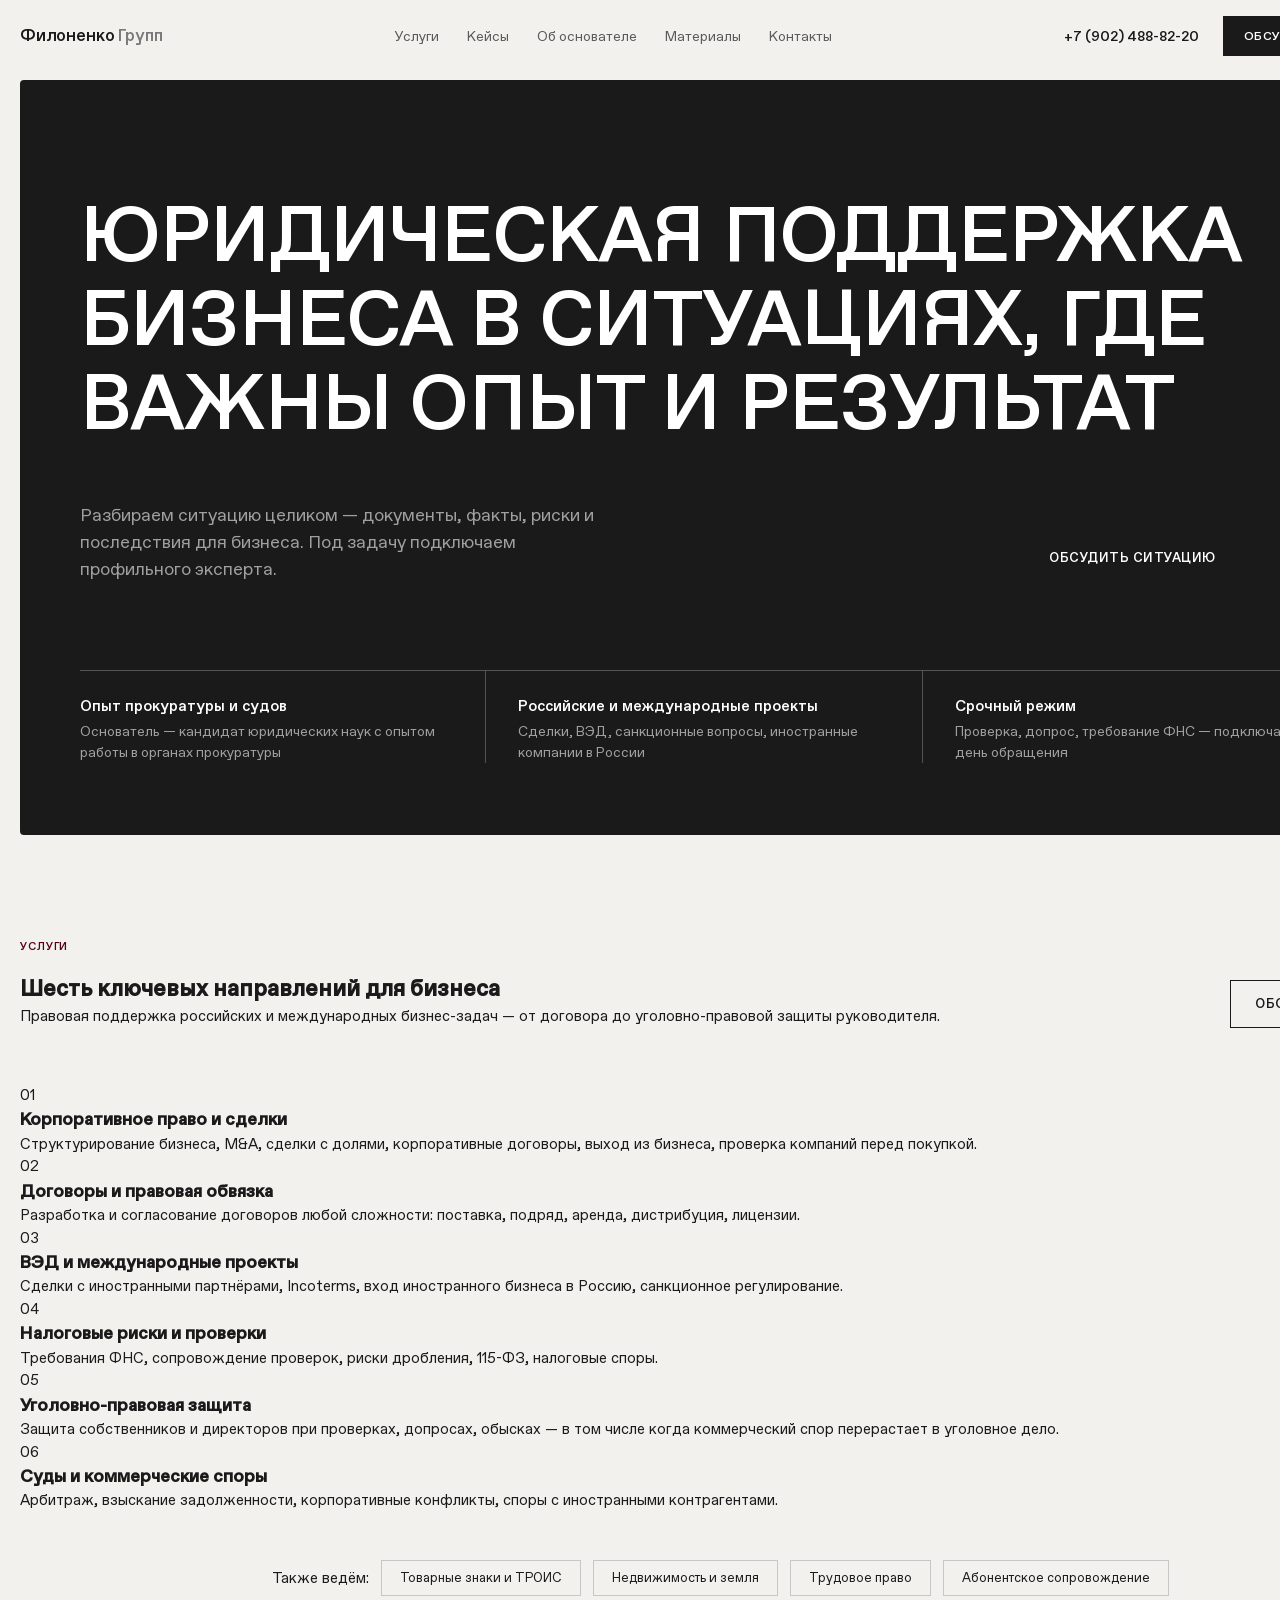
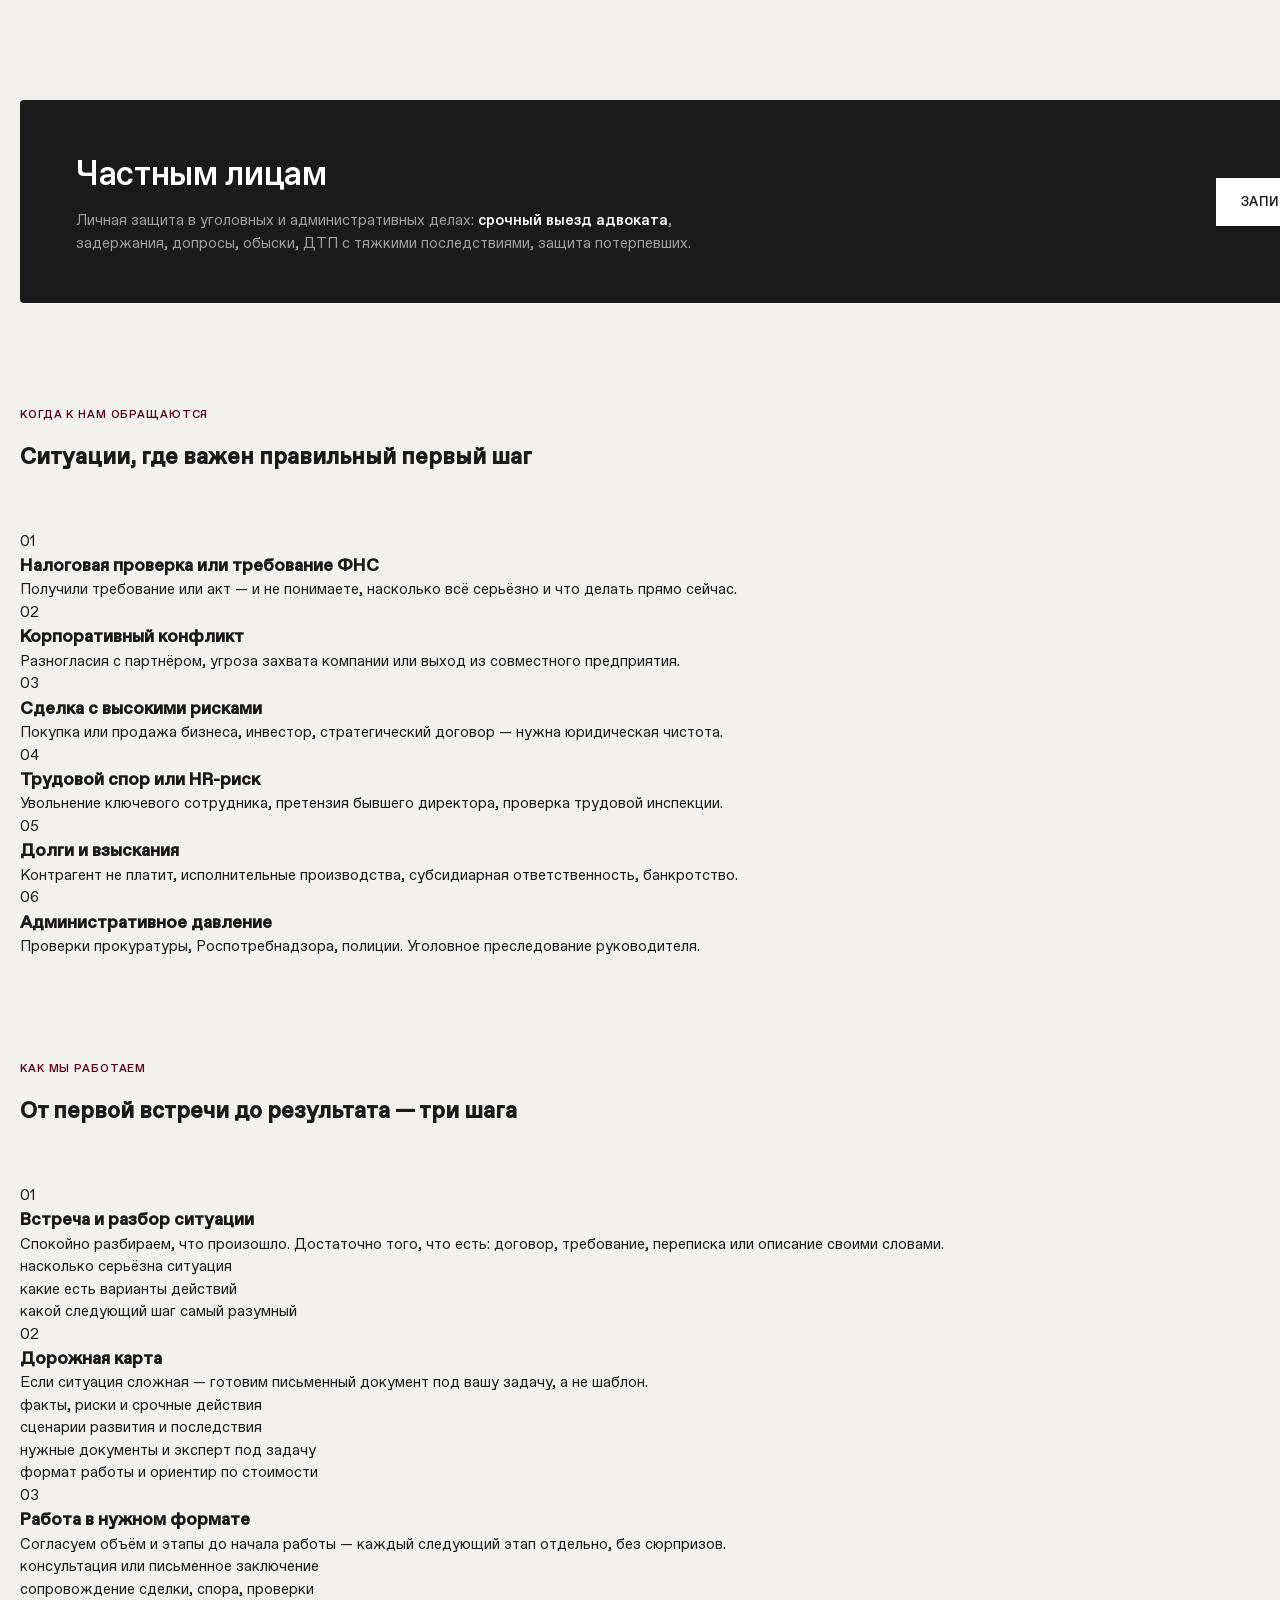
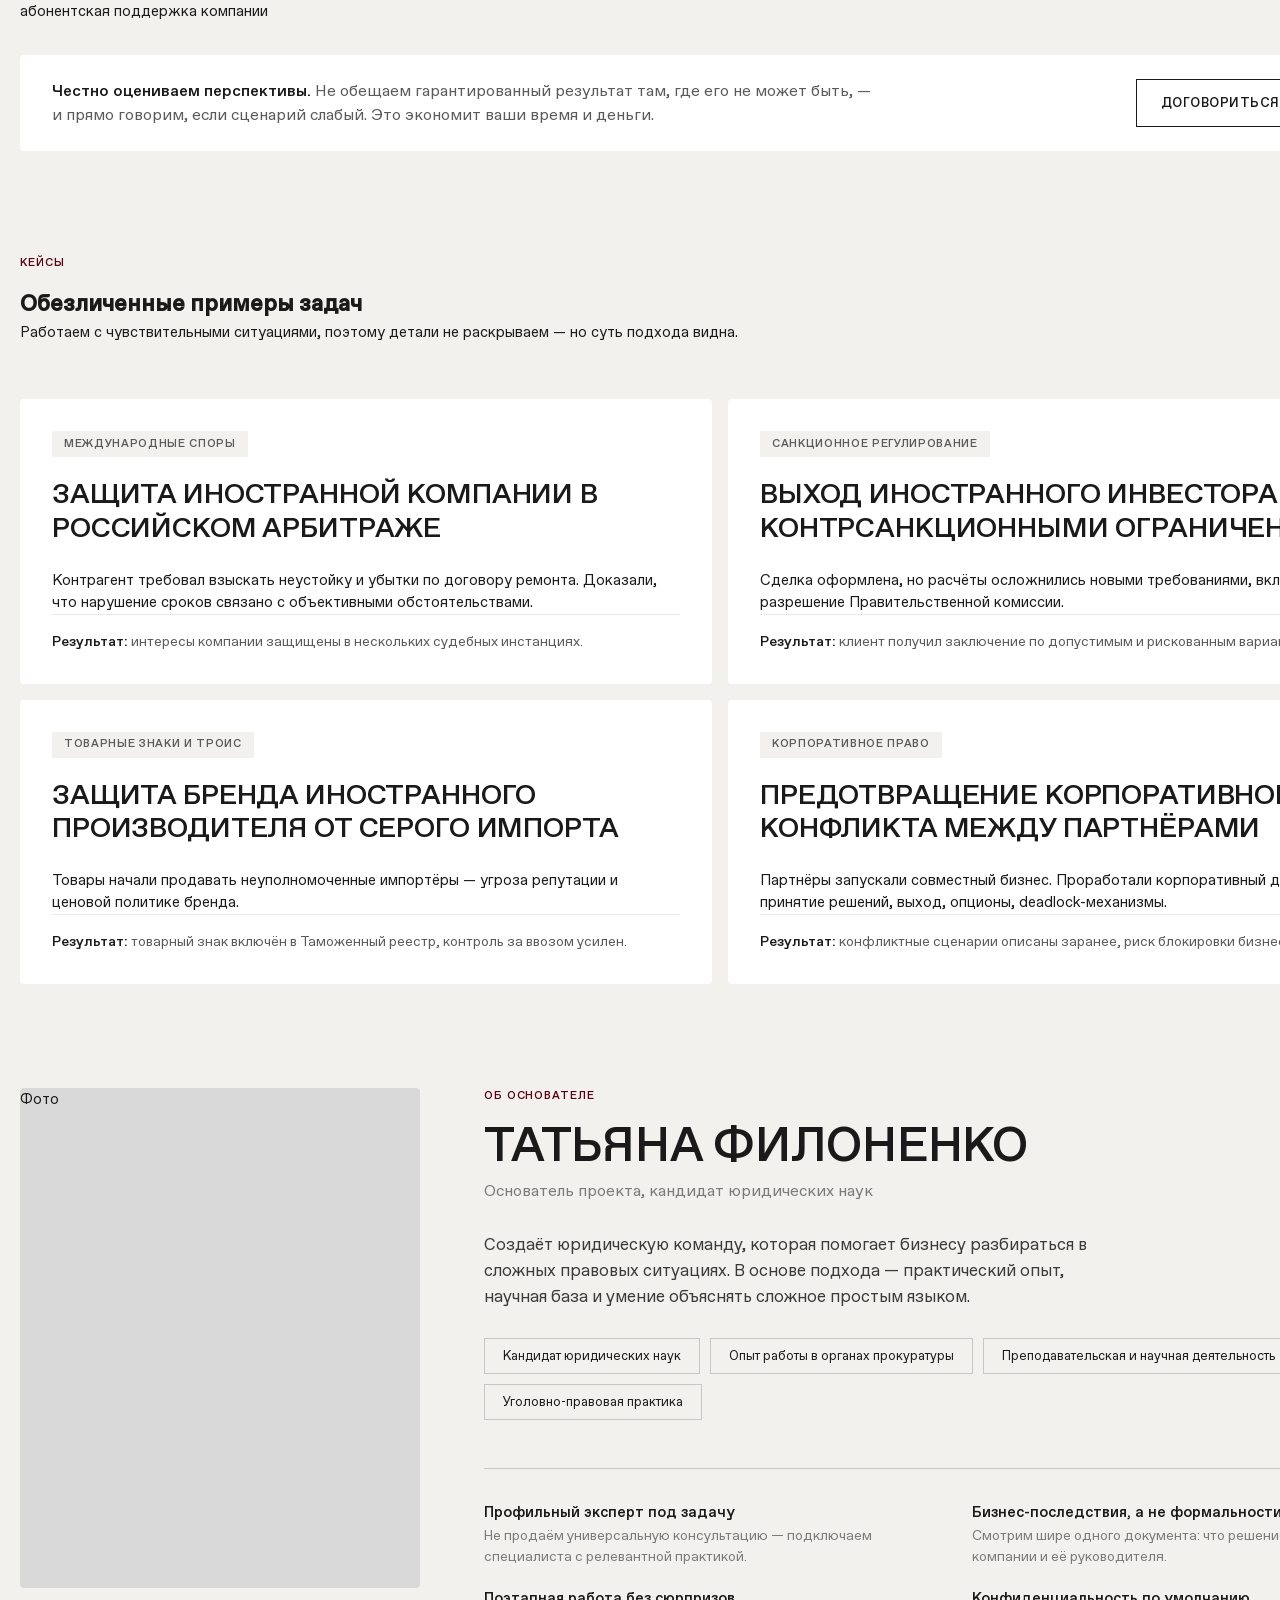
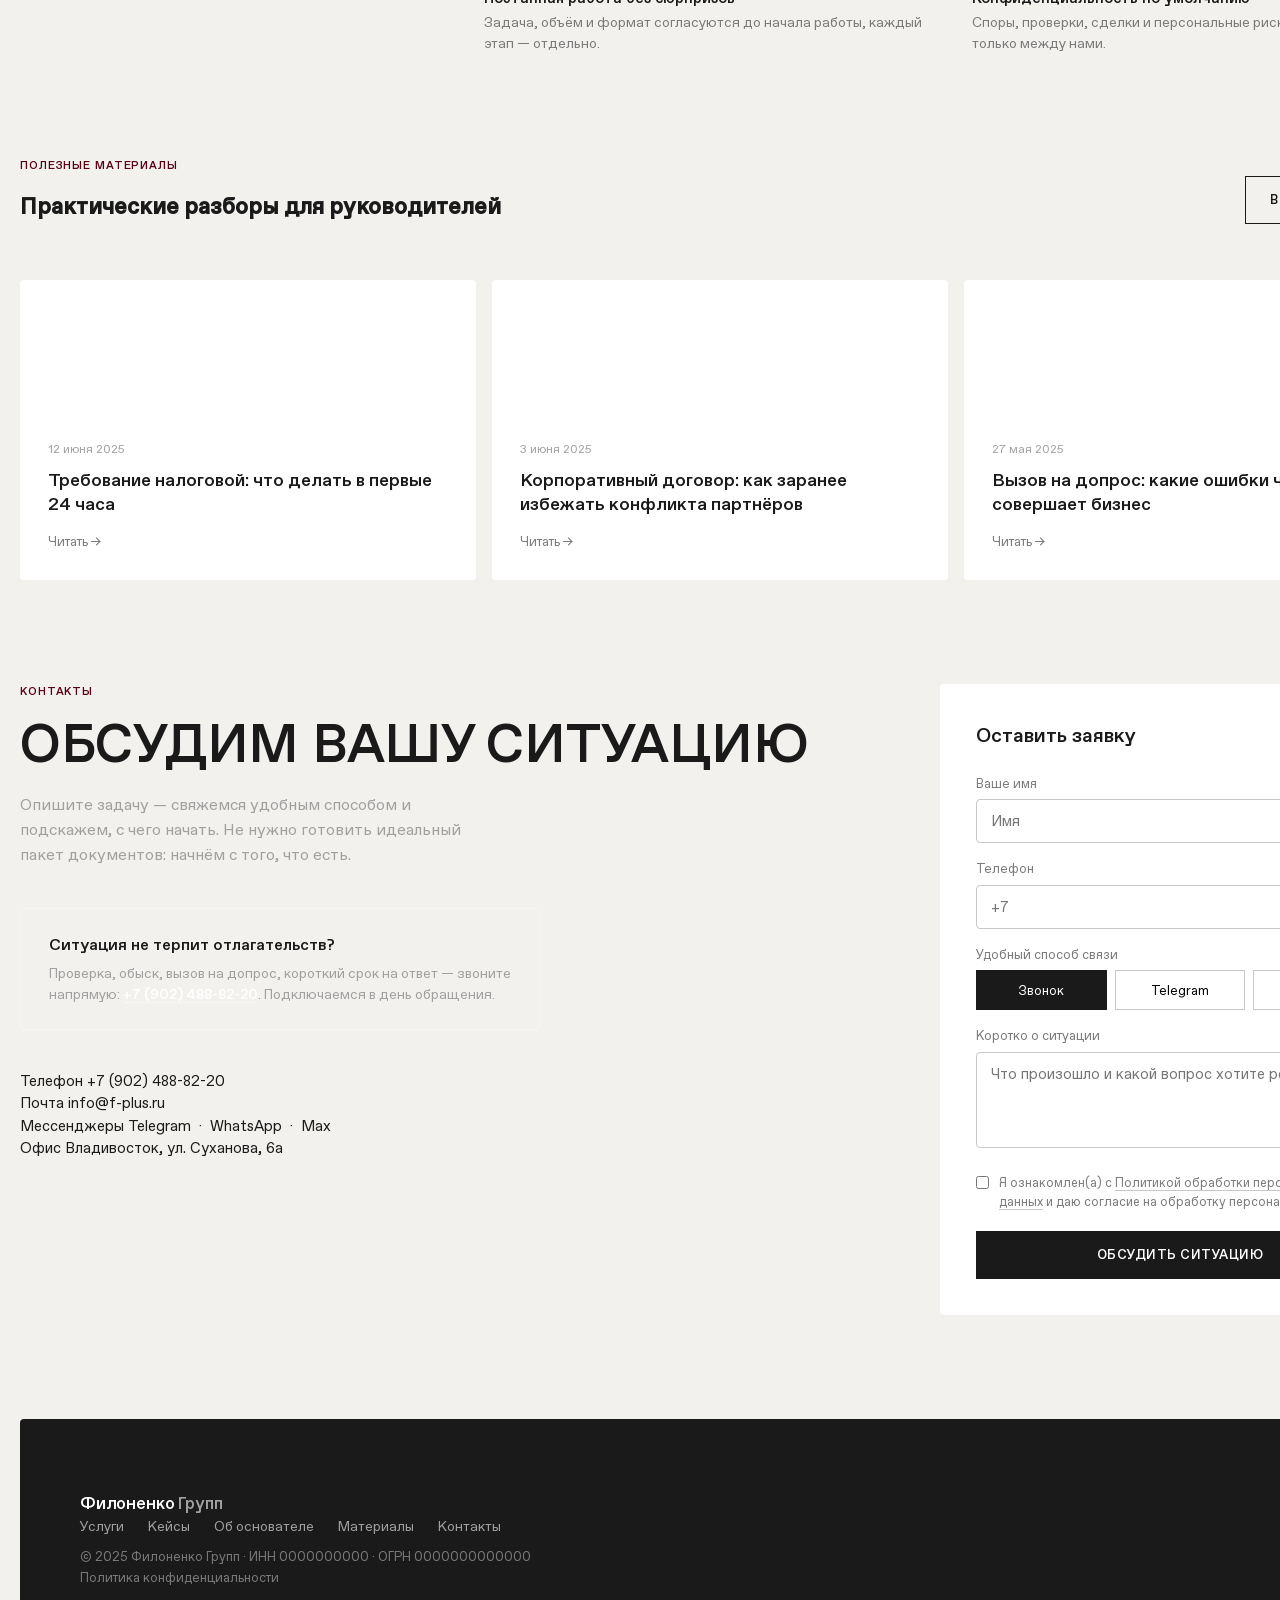
<file: index.html>
<!DOCTYPE html>
<html lang="ru">
<head>
  <meta charset="UTF-8">
  <meta name="viewport" content="width=1440">
  <meta name="robots" content="noindex, nofollow">
  <title>Филоненко Групп — Юридическая поддержка бизнеса</title>
  <link rel="stylesheet" href="style.css?v=2.0">
</head>
<body>

  <!-- ===== HEADER ===== -->
  <header class="header">
    <div class="container">
      <div class="header__inner">
        <a href="#" class="logo">Филоненко <span>Групп</span></a>
        <nav class="header__nav">
          <a href="#services" class="header__nav-link">Услуги</a>
          <a href="#cases" class="header__nav-link">Кейсы</a>
          <a href="#founder" class="header__nav-link">Об основателе</a>
          <a href="#blog" class="header__nav-link">Материалы</a>
          <a href="#contact" class="header__nav-link">Контакты</a>
        </nav>
        <div class="header__right">
          <a href="tel:+79024888220" class="header__phone">+7 (902) 488-82-20</a>
          <a href="#contact" class="btn btn--dark">Обсудить ситуацию</a>
        </div>
      </div>
    </div>
  </header>

  <!-- ===== HERO ===== -->
  <section class="hero">
    <div class="container">
      <h1 class="hero__title">Юридическая поддержка бизнеса в&nbsp;ситуациях, где важны опыт и&nbsp;результат</h1>
      <div class="hero__foot">
        <p class="hero__desc">Разбираем ситуацию целиком — документы, факты, риски и последствия для бизнеса. Под задачу подключаем профильного эксперта.</p>
        <div class="hero__actions">
          <a href="#contact" class="btn btn--dark">Обсудить ситуацию</a>
          <a href="#services" class="btn btn--outline">Услуги</a>
        </div>
      </div>
      <div class="hero__facts">
        <div class="hero__fact">
          <div class="hero__fact-title">Опыт прокуратуры и судов</div>
          <div class="hero__fact-text">Основатель — кандидат юридических наук с опытом работы в органах прокуратуры</div>
        </div>
        <div class="hero__fact">
          <div class="hero__fact-title">Российские и международные проекты</div>
          <div class="hero__fact-text">Сделки, ВЭД, санкционные вопросы, иностранные компании в России</div>
        </div>
        <div class="hero__fact">
          <div class="hero__fact-title">Срочный режим</div>
          <div class="hero__fact-text">Проверка, допрос, требование ФНС — подключаемся в день обращения</div>
        </div>
      </div>
    </div>
  </section>

  <!-- ===== SERVICES ===== -->
  <section class="section" id="services">
    <div class="container">
      <div class="section-head">
        <div>
          <div class="eyebrow">Услуги</div>
          <h2 class="section-title">Шесть ключевых направлений для бизнеса</h2>
          <p class="section-desc">Правовая поддержка российских и международных бизнес-задач — от договора до уголовно-правовой защиты руководителя.</p>
        </div>
        <a href="#contact" class="btn btn--outline">Обсудить задачу</a>
      </div>
      <div class="services__grid">
        <div class="service-card">
          <div class="service-card__num">01</div>
          <h3 class="service-card__title">Корпоративное право и сделки</h3>
          <p class="service-card__text">Структурирование бизнеса, M&A, сделки с долями, корпоративные договоры, выход из бизнеса, проверка компаний перед покупкой.</p>
        </div>
        <div class="service-card">
          <div class="service-card__num">02</div>
          <h3 class="service-card__title">Договоры и правовая обвязка</h3>
          <p class="service-card__text">Разработка и согласование договоров любой сложности: поставка, подряд, аренда, дистрибуция, лицензии.</p>
        </div>
        <div class="service-card">
          <div class="service-card__num">03</div>
          <h3 class="service-card__title">ВЭД и международные проекты</h3>
          <p class="service-card__text">Сделки с иностранными партнёрами, Incoterms, вход иностранного бизнеса в Россию, санкционное регулирование.</p>
        </div>
        <div class="service-card">
          <div class="service-card__num">04</div>
          <h3 class="service-card__title">Налоговые риски и проверки</h3>
          <p class="service-card__text">Требования ФНС, сопровождение проверок, риски дробления, 115-ФЗ, налоговые споры.</p>
        </div>
        <div class="service-card">
          <div class="service-card__num">05</div>
          <h3 class="service-card__title">Уголовно-правовая защита</h3>
          <p class="service-card__text">Защита собственников и директоров при проверках, допросах, обысках — в том числе когда коммерческий спор перерастает в уголовное дело.</p>
        </div>
        <div class="service-card">
          <div class="service-card__num">06</div>
          <h3 class="service-card__title">Суды и коммерческие споры</h3>
          <p class="service-card__text">Арбитраж, взыскание задолженности, корпоративные конфликты, споры с иностранными контрагентами.</p>
        </div>
      </div>
      <div class="services__extra">
        <span class="services__extra-label">Также ведём:</span>
        <a href="#contact" class="chip">Товарные знаки и ТРОИС</a>
        <a href="#contact" class="chip">Недвижимость и земля</a>
        <a href="#contact" class="chip">Трудовое право</a>
        <a href="#contact" class="chip">Абонентское сопровождение</a>
      </div>
    </div>
  </section>

  <!-- ===== PRIVATE TEASER ===== -->
  <section class="section" style="padding-top: 0;">
    <div class="container">
      <div class="private">
        <div>
          <h2 class="private__title">Частным лицам</h2>
          <p class="private__text">Личная защита в уголовных и административных делах: <b>срочный выезд адвоката</b>, задержания, допросы, обыски, ДТП с тяжкими последствиями, защита потерпевших.</p>
        </div>
        <a href="#contact" class="btn btn--light">Записаться</a>
      </div>
    </div>
  </section>

  <!-- ===== SITUATIONS ===== -->
  <section class="section" style="padding-top: 0;">
    <div class="container">
      <div class="section-head">
        <div>
          <div class="eyebrow">Когда к нам обращаются</div>
          <h2 class="section-title">Ситуации, где важен правильный первый шаг</h2>
        </div>
      </div>
      <div class="situations__grid">
        <div class="situation">
          <div class="situation__num">01</div>
          <h3 class="situation__title">Налоговая проверка или требование ФНС</h3>
          <p class="situation__text">Получили требование или акт — и не понимаете, насколько всё серьёзно и что делать прямо сейчас.</p>
        </div>
        <div class="situation">
          <div class="situation__num">02</div>
          <h3 class="situation__title">Корпоративный конфликт</h3>
          <p class="situation__text">Разногласия с партнёром, угроза захвата компании или выход из совместного предприятия.</p>
        </div>
        <div class="situation">
          <div class="situation__num">03</div>
          <h3 class="situation__title">Сделка с высокими рисками</h3>
          <p class="situation__text">Покупка или продажа бизнеса, инвестор, стратегический договор — нужна юридическая чистота.</p>
        </div>
        <div class="situation">
          <div class="situation__num">04</div>
          <h3 class="situation__title">Трудовой спор или HR-риск</h3>
          <p class="situation__text">Увольнение ключевого сотрудника, претензия бывшего директора, проверка трудовой инспекции.</p>
        </div>
        <div class="situation">
          <div class="situation__num">05</div>
          <h3 class="situation__title">Долги и взыскания</h3>
          <p class="situation__text">Контрагент не платит, исполнительные производства, субсидиарная ответственность, банкротство.</p>
        </div>
        <div class="situation">
          <div class="situation__num">06</div>
          <h3 class="situation__title">Административное давление</h3>
          <p class="situation__text">Проверки прокуратуры, Роспотребнадзора, полиции. Уголовное преследование руководителя.</p>
        </div>
      </div>
    </div>
  </section>

  <!-- ===== PROCESS ===== -->
  <section class="section" style="padding-top: 0;" id="process">
    <div class="container">
      <div class="section-head">
        <div>
          <div class="eyebrow">Как мы работаем</div>
          <h2 class="section-title">От первой встречи до результата — три шага</h2>
        </div>
      </div>
      <div class="process__grid">
        <div class="process-step">
          <div class="process-step__num">01</div>
          <h3 class="process-step__title">Встреча и разбор ситуации</h3>
          <p class="process-step__text">Спокойно разбираем, что произошло. Достаточно того, что есть: договор, требование, переписка или описание своими словами.</p>
          <ul class="process-step__list">
            <li>насколько серьёзна ситуация</li>
            <li>какие есть варианты действий</li>
            <li>какой следующий шаг самый разумный</li>
          </ul>
        </div>
        <div class="process-step">
          <div class="process-step__num">02</div>
          <h3 class="process-step__title">Дорожная карта</h3>
          <p class="process-step__text">Если ситуация сложная — готовим письменный документ под вашу задачу, а не шаблон.</p>
          <ul class="process-step__list">
            <li>факты, риски и срочные действия</li>
            <li>сценарии развития и последствия</li>
            <li>нужные документы и эксперт под задачу</li>
            <li>формат работы и ориентир по стоимости</li>
          </ul>
        </div>
        <div class="process-step">
          <div class="process-step__num">03</div>
          <h3 class="process-step__title">Работа в нужном формате</h3>
          <p class="process-step__text">Согласуем объём и этапы до начала работы — каждый следующий этап отдельно, без сюрпризов.</p>
          <ul class="process-step__list">
            <li>консультация или письменное заключение</li>
            <li>сопровождение сделки, спора, проверки</li>
            <li>абонентская поддержка компании</li>
          </ul>
        </div>
      </div>
      <div class="process__note">
        <p class="process__note-text"><b>Честно оцениваем перспективы.</b> Не обещаем гарантированный результат там, где его не может быть, — и прямо говорим, если сценарий слабый. Это экономит ваши время и деньги.</p>
        <a href="#contact" class="btn btn--outline">Договориться о встрече</a>
      </div>
    </div>
  </section>

  <!-- ===== CASES ===== -->
  <section class="section" style="padding-top: 0;" id="cases">
    <div class="container">
      <div class="section-head">
        <div>
          <div class="eyebrow">Кейсы</div>
          <h2 class="section-title">Обезличенные примеры задач</h2>
          <p class="section-desc">Работаем с чувствительными ситуациями, поэтому детали не раскрываем — но суть подхода видна.</p>
        </div>
        <a href="#" class="btn btn--outline">Все кейсы</a>
      </div>
      <div class="cases__grid">
        <div class="case-card">
          <span class="case-card__tag">Международные споры</span>
          <h3 class="case-card__title">Защита иностранной компании в российском арбитраже</h3>
          <p class="case-card__text">Контрагент требовал взыскать неустойку и убытки по договору ремонта. Доказали, что нарушение сроков связано с объективными обстоятельствами.</p>
          <p class="case-card__result"><b>Результат:</b> интересы компании защищены в нескольких судебных инстанциях.</p>
        </div>
        <div class="case-card">
          <span class="case-card__tag">Санкционное регулирование</span>
          <h3 class="case-card__title">Выход иностранного инвестора под контрсанкционными ограничениями</h3>
          <p class="case-card__text">Сделка оформлена, но расчёты осложнились новыми требованиями, включая разрешение Правительственной комиссии.</p>
          <p class="case-card__result"><b>Результат:</b> клиент получил заключение по допустимым и рискованным вариантам расчётов.</p>
        </div>
        <div class="case-card">
          <span class="case-card__tag">Товарные знаки и ТРОИС</span>
          <h3 class="case-card__title">Защита бренда иностранного производителя от серого импорта</h3>
          <p class="case-card__text">Товары начали продавать неуполномоченные импортёры — угроза репутации и ценовой политике бренда.</p>
          <p class="case-card__result"><b>Результат:</b> товарный знак включён в Таможенный реестр, контроль за ввозом усилен.</p>
        </div>
        <div class="case-card">
          <span class="case-card__tag">Корпоративное право</span>
          <h3 class="case-card__title">Предотвращение корпоративного конфликта между партнёрами</h3>
          <p class="case-card__text">Партнёры запускали совместный бизнес. Проработали корпоративный договор: принятие решений, выход, опционы, deadlock-механизмы.</p>
          <p class="case-card__result"><b>Результат:</b> конфликтные сценарии описаны заранее, риск блокировки бизнеса снижен.</p>
        </div>
      </div>
    </div>
  </section>

  <!-- ===== FOUNDER ===== -->
  <section class="section" style="padding-top: 0;" id="founder">
    <div class="container">
      <div class="founder">
        <div class="founder__photo">Фото</div>
        <div>
          <div class="eyebrow">Об основателе</div>
          <h2 class="founder__name">Татьяна Филоненко</h2>
          <p class="founder__role">Основатель проекта, кандидат юридических наук</p>
          <p class="founder__bio">Создаёт юридическую команду, которая помогает бизнесу разбираться в сложных правовых ситуациях. В основе подхода — практический опыт, научная база и умение объяснять сложное простым языком.</p>
          <div class="founder__creds">
            <span class="chip">Кандидат юридических наук</span>
            <span class="chip">Опыт работы в органах прокуратуры</span>
            <span class="chip">Преподавательская и научная деятельность</span>
            <span class="chip">Уголовно-правовая практика</span>
          </div>
          <div class="founder__values">
            <div>
              <div class="founder__value-title">Профильный эксперт под задачу</div>
              <div class="founder__value-text">Не продаём универсальную консультацию — подключаем специалиста с релевантной практикой.</div>
            </div>
            <div>
              <div class="founder__value-title">Бизнес-последствия, а не формальности</div>
              <div class="founder__value-text">Смотрим шире одного документа: что решение значит для компании и её руководителя.</div>
            </div>
            <div>
              <div class="founder__value-title">Поэтапная работа без сюрпризов</div>
              <div class="founder__value-text">Задача, объём и формат согласуются до начала работы, каждый этап — отдельно.</div>
            </div>
            <div>
              <div class="founder__value-title">Конфиденциальность по умолчанию</div>
              <div class="founder__value-text">Споры, проверки, сделки и персональные риски руководителей — только между нами.</div>
            </div>
          </div>
        </div>
      </div>
    </div>
  </section>

  <!-- ===== BLOG ===== -->
  <section class="section" style="padding-top: 0;" id="blog">
    <div class="container">
      <div class="section-head">
        <div>
          <div class="eyebrow">Полезные материалы</div>
          <h2 class="section-title">Практические разборы для руководителей</h2>
        </div>
        <a href="#" class="btn btn--outline">Все материалы</a>
      </div>
      <div class="blog__grid">
        <a href="#" class="blog-card">
          <div class="blog-card__date">12 июня 2025</div>
          <h3 class="blog-card__title">Требование налоговой: что делать в первые 24 часа</h3>
          <div class="blog-card__more">Читать →</div>
        </a>
        <a href="#" class="blog-card">
          <div class="blog-card__date">3 июня 2025</div>
          <h3 class="blog-card__title">Корпоративный договор: как заранее избежать конфликта партнёров</h3>
          <div class="blog-card__more">Читать →</div>
        </a>
        <a href="#" class="blog-card">
          <div class="blog-card__date">27 мая 2025</div>
          <h3 class="blog-card__title">Вызов на допрос: какие ошибки чаще всего совершает бизнес</h3>
          <div class="blog-card__more">Читать →</div>
        </a>
      </div>
    </div>
  </section>

  <!-- ===== CONTACT ===== -->
  <section class="section" style="padding-top: 0;" id="contact">
    <div class="container">
      <div class="contact">
        <div>
          <div class="eyebrow">Контакты</div>
          <h2 class="contact__title">Обсудим вашу ситуацию</h2>
          <p class="contact__desc">Опишите задачу — свяжемся удобным способом и подскажем, с чего начать. Не нужно готовить идеальный пакет документов: начнём с того, что есть.</p>
          <div class="contact__urgent">
            <div class="contact__urgent-title">Ситуация не терпит отлагательств?</div>
            <p class="contact__urgent-text">Проверка, обыск, вызов на допрос, короткий срок на ответ — звоните напрямую: <a href="tel:+79024888220">+7 (902) 488-82-20</a>. Подключаемся в день обращения.</p>
          </div>
          <ul class="contact__list">
            <li>
              <span class="contact__list-label">Телефон</span>
              <span class="contact__list-value"><a href="tel:+79024888220">+7 (902) 488-82-20</a></span>
            </li>
            <li>
              <span class="contact__list-label">Почта</span>
              <span class="contact__list-value"><a href="mailto:info@f-plus.ru">info@f-plus.ru</a></span>
            </li>
            <li>
              <span class="contact__list-label">Мессенджеры</span>
              <span class="contact__list-value"><a href="#">Telegram</a> &nbsp;·&nbsp; <a href="#">WhatsApp</a> &nbsp;·&nbsp; <a href="#">Max</a></span>
            </li>
            <li>
              <span class="contact__list-label">Офис</span>
              <span class="contact__list-value">Владивосток, ул. Суханова, 6а</span>
            </li>
          </ul>
        </div>
        <form class="form" id="contactForm">
          <h3 class="form__title">Оставить заявку</h3>
          <div class="form__row">
            <label class="form__label" for="fName">Ваше имя</label>
            <input class="form__input" id="fName" type="text" placeholder="Имя">
          </div>
          <div class="form__row">
            <label class="form__label" for="fPhone">Телефон</label>
            <input class="form__input" id="fPhone" type="tel" placeholder="+7">
          </div>
          <div class="form__row">
            <label class="form__label">Удобный способ связи</label>
            <div class="form__channels">
              <button type="button" class="form__channel is-active">Звонок</button>
              <button type="button" class="form__channel">Telegram</button>
              <button type="button" class="form__channel">WhatsApp</button>
            </div>
          </div>
          <div class="form__row">
            <label class="form__label" for="fText">Коротко о ситуации</label>
            <textarea class="form__textarea" id="fText" placeholder="Что произошло и какой вопрос хотите решить"></textarea>
          </div>
          <label class="form__consent">
            <input type="checkbox">
            <span>Я ознакомлен(а) с <a href="#">Политикой обработки персональных данных</a> и даю согласие на обработку персональных данных</span>
          </label>
          <button type="submit" class="btn btn--dark">Обсудить ситуацию</button>
          <div class="form__done" id="formDone">Спасибо! Мы свяжемся с вами в ближайшее время.</div>
        </form>
      </div>
    </div>
  </section>

  <!-- ===== FOOTER ===== -->
  <footer class="footer">
    <div class="container">
      <div class="footer__inner">
        <a href="#" class="logo">Филоненко <span>Групп</span></a>
        <nav class="footer__nav">
          <a href="#services">Услуги</a>
          <a href="#cases">Кейсы</a>
          <a href="#founder">Об основателе</a>
          <a href="#blog">Материалы</a>
          <a href="#contact">Контакты</a>
        </nav>
        <div class="footer__meta">
          © 2025 Филоненко Групп · ИНН 0000000000 · ОГРН 0000000000000<br>
          <a href="#">Политика конфиденциальности</a>
        </div>
      </div>
    </div>
  </footer>

  <script>
    document.querySelectorAll('.form__channels').forEach(function (group) {
      group.addEventListener('click', function (e) {
        var btn = e.target.closest('.form__channel');
        if (!btn) return;
        group.querySelectorAll('.form__channel').forEach(function (b) { b.classList.remove('is-active'); });
        btn.classList.add('is-active');
      });
    });

    document.getElementById('contactForm').addEventListener('submit', function (e) {
      e.preventDefault();
      document.getElementById('formDone').classList.add('is-visible');
    });
  </script>

</body>
</html>
</file>
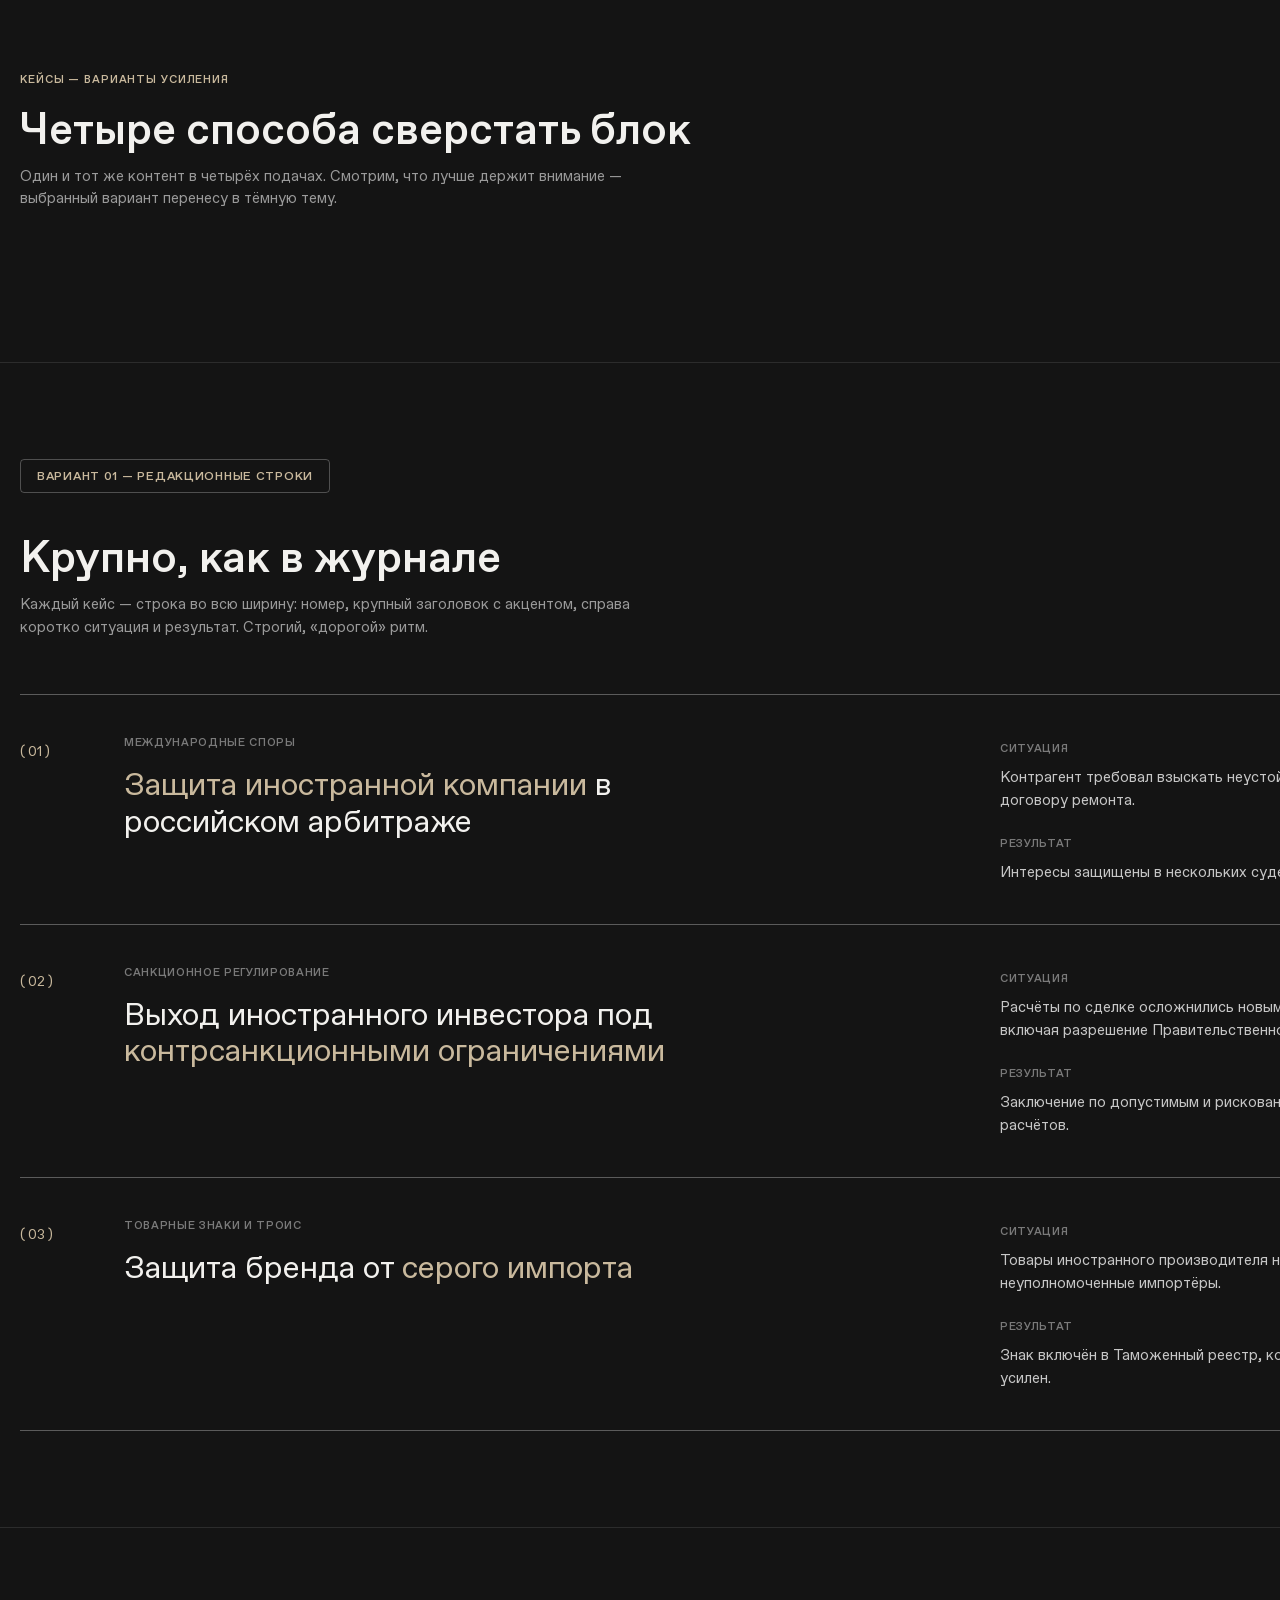
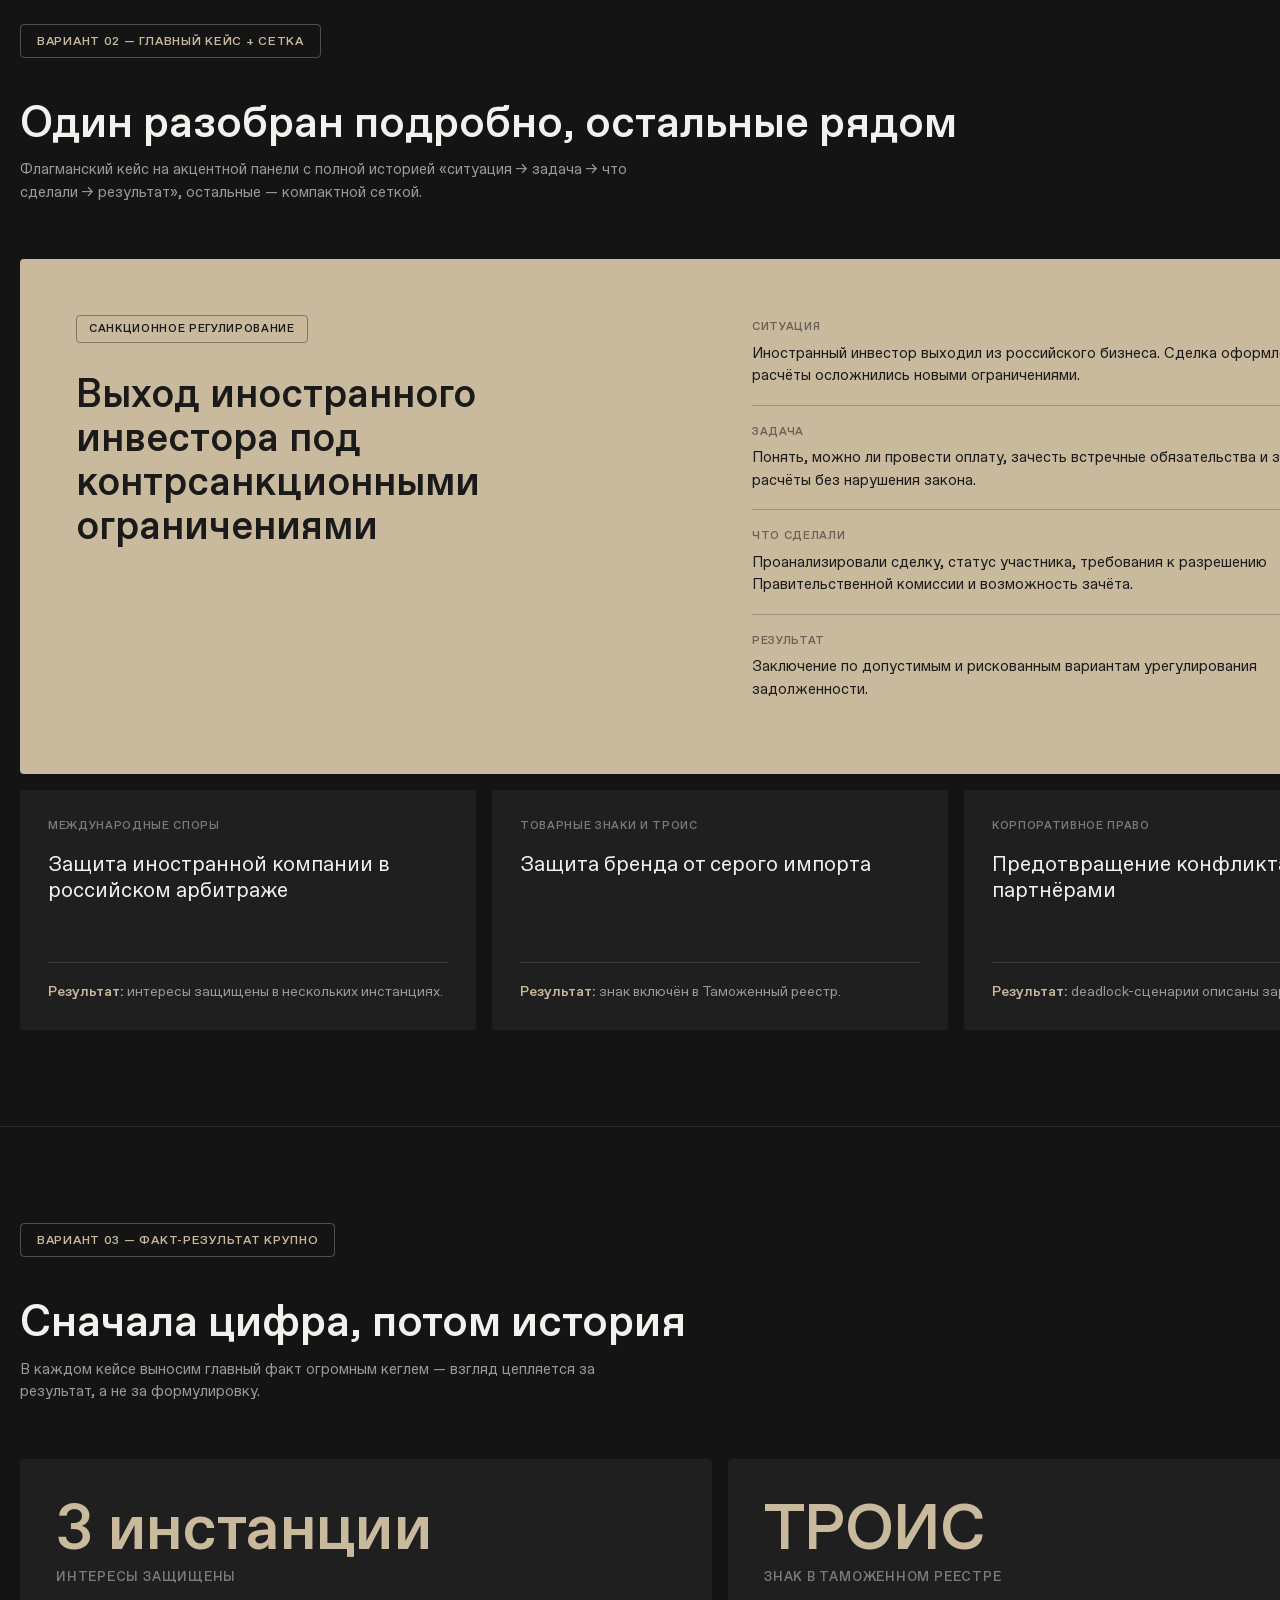
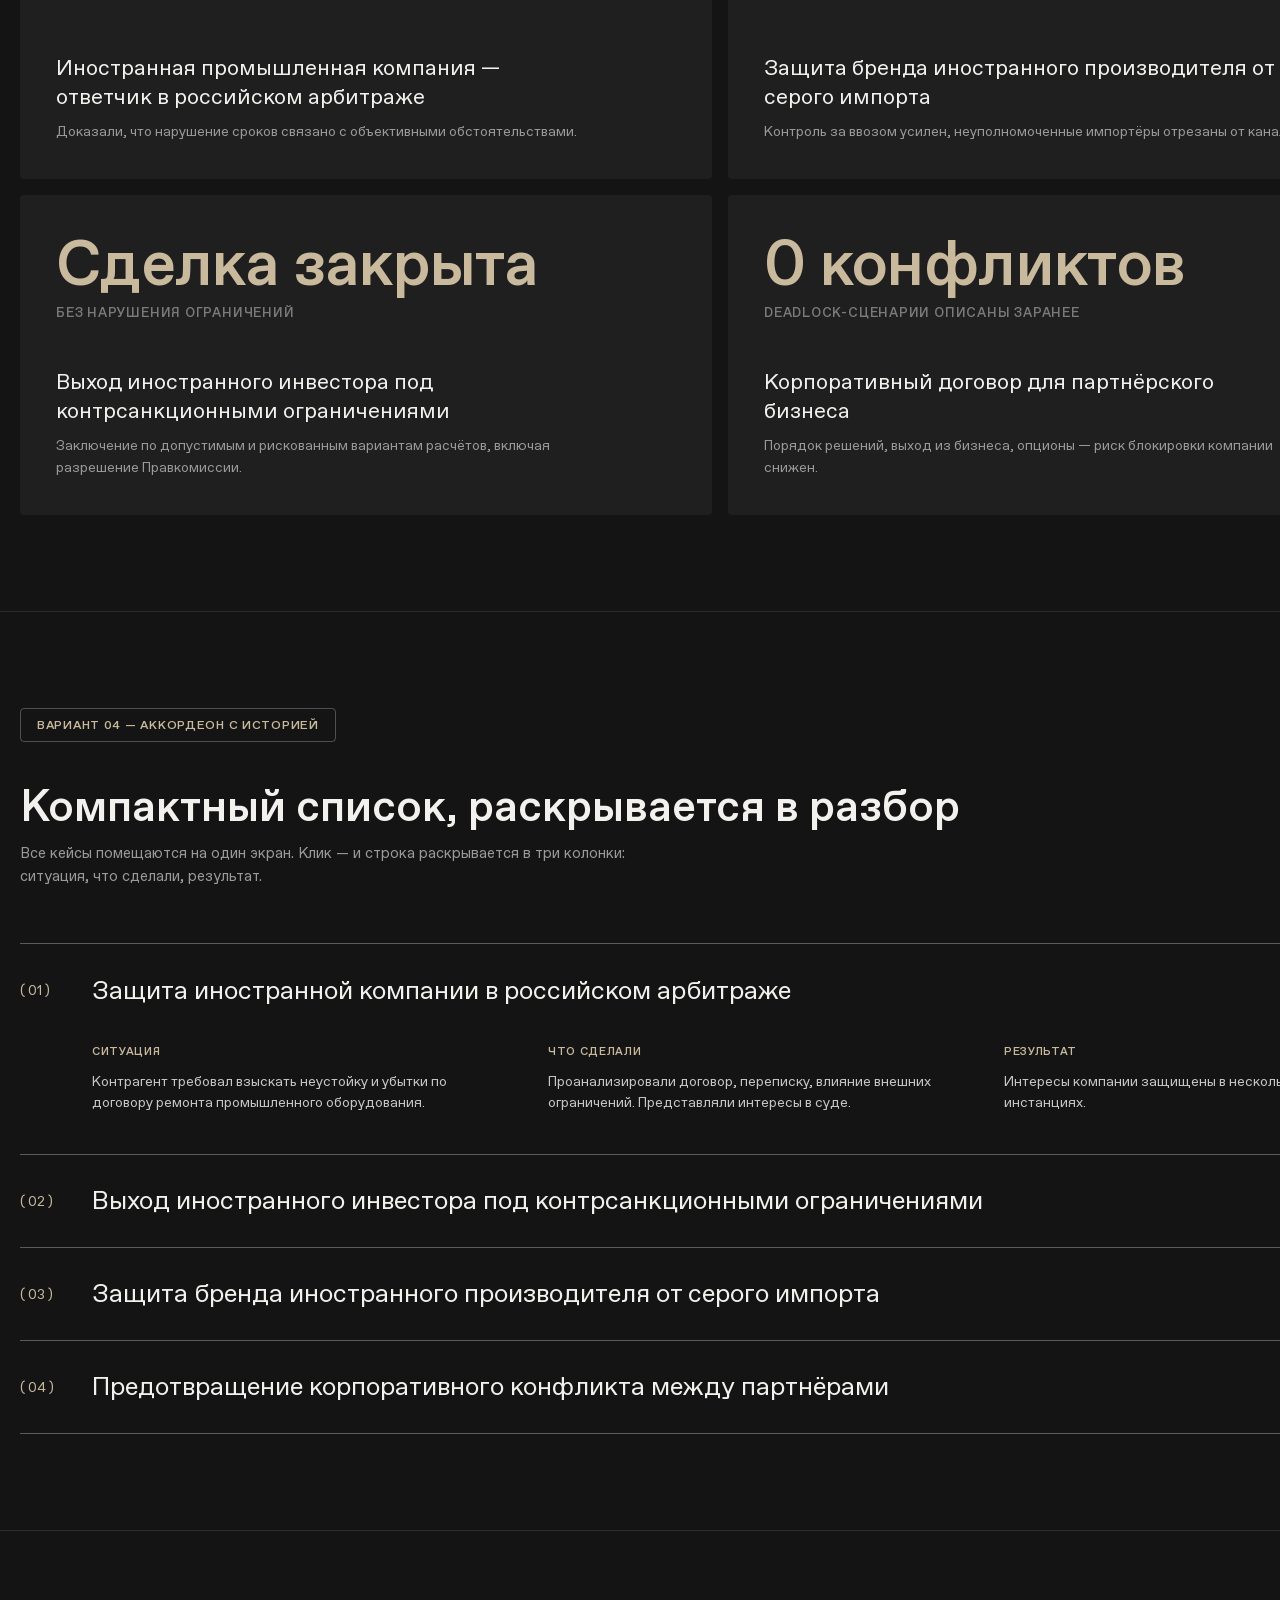
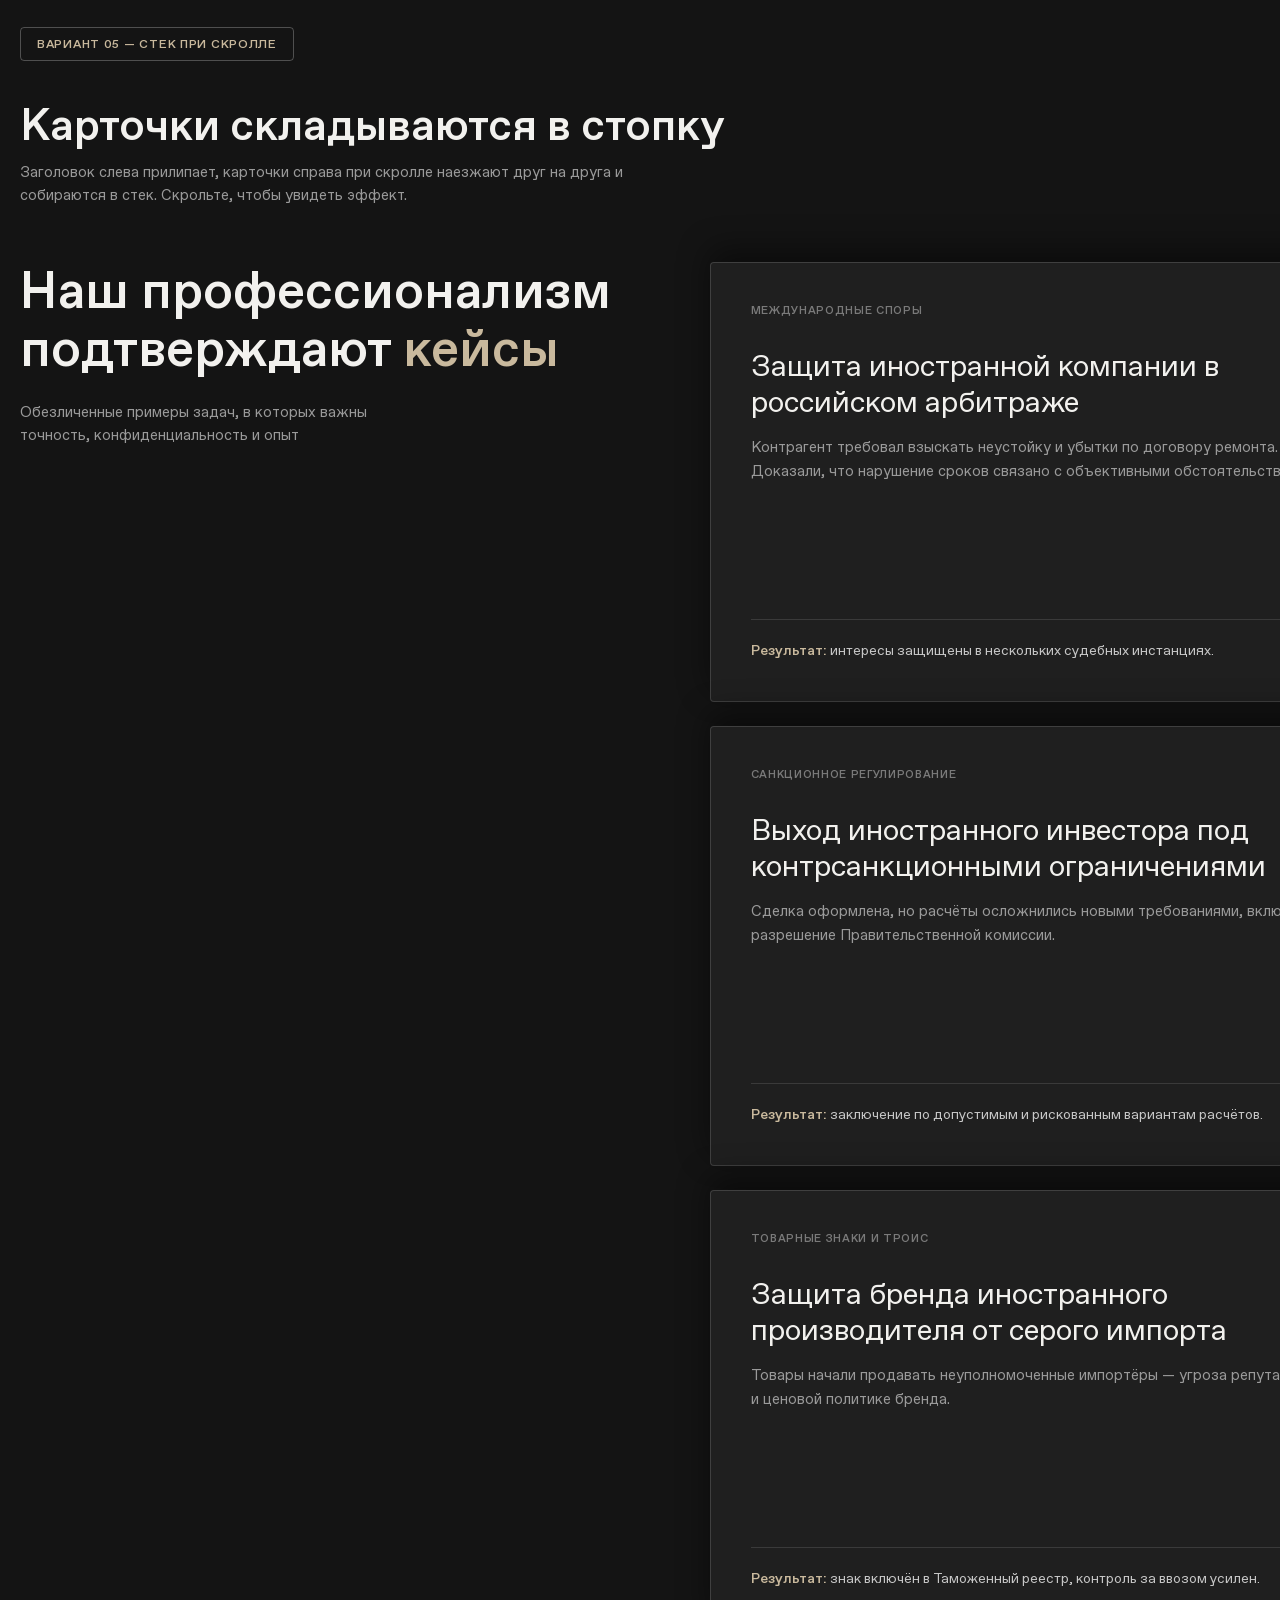
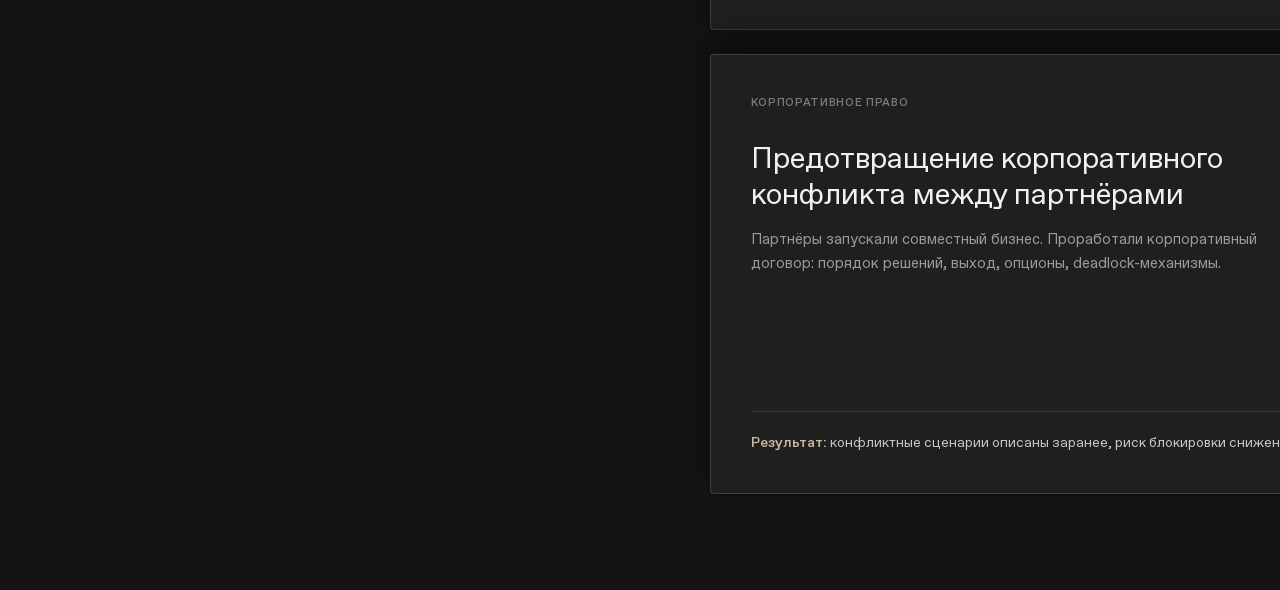
<file: cases-variants.html>
<!DOCTYPE html>
<html lang="ru">
<head>
  <meta charset="UTF-8">
  <meta name="viewport" content="width=1440">
  <meta name="robots" content="noindex, nofollow">
  <title>Кейсы — варианты вёрстки</title>
  <link rel="stylesheet" href="style.css?v=2.1">
  <style>
    :root {
      --accent: #C9B99D;
    }

    body {
      background: #141414;
      color: #F2F1EE;
    }

    .v-label {
      display: inline-flex;
      align-items: center;
      height: 34px;
      padding: 0 16px;
      border: 1px solid rgba(255, 255, 255, 0.25);
      border-radius: 4px;
      font-size: 12px;
      font-weight: 500;
      text-transform: uppercase;
      letter-spacing: 0.06em;
      color: var(--accent);
      margin-bottom: 40px;
    }

    .v-section {
      padding: 96px 0;
      border-bottom: 1px solid rgba(255, 255, 255, 0.1);
    }

    .v-head {
      font-size: 44px;
      font-weight: 500;
      line-height: 1.1;
      margin-bottom: 12px;
    }

    .v-note {
      font-size: 15px;
      color: #9A9A9A;
      max-width: 640px;
      margin-bottom: 56px;
    }

    .eyebrow {
      color: var(--accent);
    }

    /* ============ ВАРИАНТ 1: редакционные строки ============ */
    .c1 {
      border-top: 1px solid rgba(255, 255, 255, 0.3);
    }

    .c1__row {
      display: grid;
      grid-template-columns: 56px 1fr 420px;
      gap: 48px;
      padding: 40px 0;
      border-bottom: 1px solid rgba(255, 255, 255, 0.3);
      transition: background 0.2s ease;
    }

    .c1__num {
      font-size: 14px;
      color: var(--accent);
      padding-top: 6px;
    }

    .c1__tag {
      font-size: 11px;
      font-weight: 500;
      text-transform: uppercase;
      letter-spacing: 0.06em;
      color: #7A7A7A;
      margin-bottom: 14px;
    }

    .c1__title {
      font-size: 32px;
      font-weight: 400;
      line-height: 1.15;
      max-width: 640px;
    }

    .c1__title b {
      font-weight: 400;
      color: var(--accent);
    }

    .c1__side {
      padding-top: 6px;
    }

    .c1__side-label {
      font-size: 11px;
      font-weight: 500;
      text-transform: uppercase;
      letter-spacing: 0.06em;
      color: #7A7A7A;
      margin-bottom: 8px;
    }

    .c1__side-text {
      font-size: 15px;
      line-height: 1.55;
      color: #C7C7C7;
    }

    .c1__side-text + .c1__side-label {
      margin-top: 24px;
    }

    /* ============ ВАРИАНТ 2: featured + сетка ============ */
    .c2__featured {
      display: grid;
      grid-template-columns: 1fr 1fr;
      gap: 64px;
      background: var(--accent);
      color: #1A1A1A;
      border-radius: 4px;
      padding: 56px;
      margin-bottom: 16px;
    }

    .c2__featured-tag {
      display: inline-flex;
      height: 28px;
      align-items: center;
      padding: 0 12px;
      border: 1px solid rgba(26, 26, 26, 0.4);
      border-radius: 4px;
      font-size: 11px;
      font-weight: 500;
      text-transform: uppercase;
      letter-spacing: 0.06em;
      margin-bottom: 28px;
    }

    .c2__featured-title {
      font-size: 40px;
      font-weight: 500;
      line-height: 1.1;
    }

    .c2__steps {
      display: flex;
      flex-direction: column;
      gap: 0;
    }

    .c2__step {
      padding: 18px 0;
      border-bottom: 1px solid rgba(26, 26, 26, 0.25);
    }

    .c2__step:first-child {
      padding-top: 4px;
    }

    .c2__step:last-child {
      border-bottom: none;
    }

    .c2__step-label {
      font-size: 11px;
      font-weight: 500;
      text-transform: uppercase;
      letter-spacing: 0.06em;
      color: rgba(26, 26, 26, 0.55);
      margin-bottom: 6px;
    }

    .c2__step-text {
      font-size: 15px;
      line-height: 1.5;
    }

    .c2__grid {
      display: grid;
      grid-template-columns: repeat(3, 1fr);
      gap: 16px;
    }

    .c2__card {
      background: #1F1F1F;
      border-radius: 4px;
      padding: 28px;
      display: flex;
      flex-direction: column;
      min-height: 240px;
    }

    .c2__card-tag {
      font-size: 11px;
      font-weight: 500;
      text-transform: uppercase;
      letter-spacing: 0.06em;
      color: #7A7A7A;
      margin-bottom: 16px;
    }

    .c2__card-title {
      font-size: 21px;
      font-weight: 400;
      line-height: 1.25;
    }

    .c2__card-result {
      margin-top: auto;
      padding-top: 18px;
      font-size: 14px;
      line-height: 1.5;
      color: #9A9A9A;
      border-top: 1px solid rgba(255, 255, 255, 0.12);
    }

    .c2__card-result b {
      color: var(--accent);
      font-weight: 500;
    }

    /* ============ ВАРИАНТ 3: крупный факт-результат ============ */
    .c3 {
      display: grid;
      grid-template-columns: repeat(2, 1fr);
      gap: 16px;
    }

    .c3__card {
      background: #1F1F1F;
      border-radius: 4px;
      padding: 36px;
      display: flex;
      flex-direction: column;
      min-height: 320px;
    }

    .c3__fact {
      font-size: 64px;
      font-weight: 500;
      line-height: 1;
      color: var(--accent);
      letter-spacing: -0.01em;
      margin-bottom: 8px;
    }

    .c3__fact-sub {
      font-size: 13px;
      font-weight: 500;
      text-transform: uppercase;
      letter-spacing: 0.06em;
      color: #7A7A7A;
    }

    .c3__title {
      margin-top: auto;
      padding-top: 32px;
      font-size: 22px;
      font-weight: 400;
      line-height: 1.3;
      max-width: 520px;
    }

    .c3__text {
      margin-top: 10px;
      font-size: 14px;
      line-height: 1.55;
      color: #9A9A9A;
      max-width: 560px;
    }

    /* ============ ВАРИАНТ 4: аккордеон с историей ============ */
    .c4 {
      border-top: 1px solid rgba(255, 255, 255, 0.3);
    }

    .c4__item {
      border-bottom: 1px solid rgba(255, 255, 255, 0.3);
    }

    .c4__head {
      width: 100%;
      display: flex;
      align-items: center;
      gap: 24px;
      padding: 28px 0;
      background: none;
      border: none;
      cursor: pointer;
      text-align: left;
      color: #F2F1EE;
      font-family: inherit;
    }

    .c4__num {
      width: 48px;
      flex-shrink: 0;
      font-size: 14px;
      color: var(--accent);
    }

    .c4__title {
      flex: 1;
      font-size: 26px;
      font-weight: 400;
      line-height: 1.2;
    }

    .c4__icon {
      position: relative;
      width: 36px;
      height: 36px;
      flex-shrink: 0;
      border: 1px solid rgba(255, 255, 255, 0.3);
      border-radius: 50%;
      transition: transform 0.3s ease, border-color 0.2s ease;
    }

    .c4__icon::before,
    .c4__icon::after {
      content: '';
      position: absolute;
      top: 50%;
      left: 50%;
      background: #F2F1EE;
    }

    .c4__icon::before {
      width: 14px;
      height: 1.5px;
      transform: translate(-50%, -50%);
    }

    .c4__icon::after {
      width: 1.5px;
      height: 14px;
      transform: translate(-50%, -50%);
    }

    .c4__item.is-open .c4__icon {
      transform: rotate(45deg);
      border-color: #fff;
    }

    .c4__body {
      display: grid;
      grid-template-rows: 0fr;
      transition: grid-template-rows 0.35s ease;
    }

    .c4__item.is-open .c4__body {
      grid-template-rows: 1fr;
    }

    .c4__body-inner {
      overflow: hidden;
    }

    .c4__cols {
      display: grid;
      grid-template-columns: repeat(3, 1fr);
      gap: 40px;
      padding: 8px 0 40px 72px;
    }

    .c4__col-label {
      font-size: 11px;
      font-weight: 500;
      text-transform: uppercase;
      letter-spacing: 0.06em;
      color: var(--accent);
      margin-bottom: 10px;
    }

    .c4__col-text {
      font-size: 14px;
      line-height: 1.55;
      color: #C7C7C7;
    }

    /* ============ ВАРИАНТ 5: стек при скролле ============ */
    .c5 {
      display: grid;
      grid-template-columns: 1fr 1.15fr;
      gap: 72px;
      align-items: start;
    }

    .c5__left {
      position: sticky;
      top: 140px;
    }

    .c5__left-title {
      font-size: 52px;
      font-weight: 500;
      line-height: 1.1;
      margin-bottom: 24px;
    }

    .c5__left-title span {
      color: var(--accent);
    }

    .c5__left-text {
      font-size: 15px;
      line-height: 1.55;
      color: #9A9A9A;
      max-width: 400px;
    }

    .c5__card {
      position: sticky;
      display: flex;
      flex-direction: column;
      min-height: 440px;
      padding: 40px;
      background: #1F1F1F;
      border: 1px solid rgba(255, 255, 255, 0.14);
      border-radius: 4px;
      box-shadow: 0 -12px 32px rgba(0, 0, 0, 0.45);
    }

    .c5__card + .c5__card {
      margin-top: 24px;
    }

    .c5__card:nth-child(1) { top: 120px; }
    .c5__card:nth-child(2) { top: 140px; }
    .c5__card:nth-child(3) { top: 160px; }
    .c5__card:nth-child(4) { top: 180px; }

    .c5__top {
      display: flex;
      align-items: flex-start;
      justify-content: space-between;
      gap: 24px;
      margin-bottom: 24px;
    }

    .c5__tag {
      font-size: 11px;
      font-weight: 500;
      text-transform: uppercase;
      letter-spacing: 0.06em;
      color: #7A7A7A;
    }

    .c5__num {
      font-size: 14px;
      color: var(--accent);
    }

    .c5__title {
      font-size: 30px;
      font-weight: 400;
      line-height: 1.2;
      max-width: 560px;
    }

    .c5__text {
      margin-top: 16px;
      font-size: 15px;
      line-height: 1.55;
      color: #9A9A9A;
      max-width: 560px;
    }

    .c5__result {
      margin-top: auto;
      padding-top: 20px;
      border-top: 1px solid rgba(255, 255, 255, 0.12);
      font-size: 14px;
      line-height: 1.5;
      color: #C7C7C7;
    }

    .c5__result b {
      color: var(--accent);
      font-weight: 500;
    }
  </style>
</head>
<body>

  <section class="v-section" style="padding-top: 72px;">
    <div class="container">
      <div class="eyebrow">Кейсы — варианты усиления</div>
      <h1 class="v-head">Четыре способа сверстать блок</h1>
      <p class="v-note">Один и тот же контент в четырёх подачах. Смотрим, что лучше держит внимание — выбранный вариант перенесу в тёмную тему.</p>
    </div>
  </section>

  <!-- ============ ВАРИАНТ 1 ============ -->
  <section class="v-section">
    <div class="container">
      <div class="v-label">Вариант 01 — редакционные строки</div>
      <h2 class="v-head">Крупно, как в журнале</h2>
      <p class="v-note">Каждый кейс — строка во всю ширину: номер, крупный заголовок с акцентом, справа коротко ситуация и результат. Строгий, «дорогой» ритм.</p>
      <div class="c1">
        <div class="c1__row">
          <div class="c1__num">( 01 )</div>
          <div>
            <div class="c1__tag">Международные споры</div>
            <h3 class="c1__title"><b>Защита иностранной компании</b> в российском арбитраже</h3>
          </div>
          <div class="c1__side">
            <div class="c1__side-label">Ситуация</div>
            <div class="c1__side-text">Контрагент требовал взыскать неустойку и убытки по договору ремонта.</div>
            <div class="c1__side-label">Результат</div>
            <div class="c1__side-text">Интересы защищены в нескольких судебных инстанциях.</div>
          </div>
        </div>
        <div class="c1__row">
          <div class="c1__num">( 02 )</div>
          <div>
            <div class="c1__tag">Санкционное регулирование</div>
            <h3 class="c1__title">Выход иностранного инвестора под <b>контрсанкционными ограничениями</b></h3>
          </div>
          <div class="c1__side">
            <div class="c1__side-label">Ситуация</div>
            <div class="c1__side-text">Расчёты по сделке осложнились новыми требованиями, включая разрешение Правительственной комиссии.</div>
            <div class="c1__side-label">Результат</div>
            <div class="c1__side-text">Заключение по допустимым и рискованным вариантам расчётов.</div>
          </div>
        </div>
        <div class="c1__row">
          <div class="c1__num">( 03 )</div>
          <div>
            <div class="c1__tag">Товарные знаки и ТРОИС</div>
            <h3 class="c1__title">Защита бренда от <b>серого импорта</b></h3>
          </div>
          <div class="c1__side">
            <div class="c1__side-label">Ситуация</div>
            <div class="c1__side-text">Товары иностранного производителя начали продавать неуполномоченные импортёры.</div>
            <div class="c1__side-label">Результат</div>
            <div class="c1__side-text">Знак включён в Таможенный реестр, контроль за ввозом усилен.</div>
          </div>
        </div>
      </div>
    </div>
  </section>

  <!-- ============ ВАРИАНТ 2 ============ -->
  <section class="v-section">
    <div class="container">
      <div class="v-label">Вариант 02 — главный кейс + сетка</div>
      <h2 class="v-head">Один разобран подробно, остальные рядом</h2>
      <p class="v-note">Флагманский кейс на акцентной панели с полной историей «ситуация → задача → что сделали → результат», остальные — компактной сеткой.</p>
      <div class="c2__featured">
        <div>
          <div class="c2__featured-tag">Санкционное регулирование</div>
          <h3 class="c2__featured-title">Выход иностранного инвестора под контрсанкционными ограничениями</h3>
        </div>
        <div class="c2__steps">
          <div class="c2__step">
            <div class="c2__step-label">Ситуация</div>
            <div class="c2__step-text">Иностранный инвестор выходил из российского бизнеса. Сделка оформлена, но расчёты осложнились новыми ограничениями.</div>
          </div>
          <div class="c2__step">
            <div class="c2__step-label">Задача</div>
            <div class="c2__step-text">Понять, можно ли провести оплату, зачесть встречные обязательства и завершить расчёты без нарушения закона.</div>
          </div>
          <div class="c2__step">
            <div class="c2__step-label">Что сделали</div>
            <div class="c2__step-text">Проанализировали сделку, статус участника, требования к разрешению Правительственной комиссии и возможность зачёта.</div>
          </div>
          <div class="c2__step">
            <div class="c2__step-label">Результат</div>
            <div class="c2__step-text">Заключение по допустимым и рискованным вариантам урегулирования задолженности.</div>
          </div>
        </div>
      </div>
      <div class="c2__grid">
        <div class="c2__card">
          <div class="c2__card-tag">Международные споры</div>
          <h3 class="c2__card-title">Защита иностранной компании в российском арбитраже</h3>
          <p class="c2__card-result"><b>Результат:</b> интересы защищены в нескольких инстанциях.</p>
        </div>
        <div class="c2__card">
          <div class="c2__card-tag">Товарные знаки и ТРОИС</div>
          <h3 class="c2__card-title">Защита бренда от серого импорта</h3>
          <p class="c2__card-result"><b>Результат:</b> знак включён в Таможенный реестр.</p>
        </div>
        <div class="c2__card">
          <div class="c2__card-tag">Корпоративное право</div>
          <h3 class="c2__card-title">Предотвращение конфликта между партнёрами</h3>
          <p class="c2__card-result"><b>Результат:</b> deadlock-сценарии описаны заранее.</p>
        </div>
      </div>
    </div>
  </section>

  <!-- ============ ВАРИАНТ 3 ============ -->
  <section class="v-section">
    <div class="container">
      <div class="v-label">Вариант 03 — факт-результат крупно</div>
      <h2 class="v-head">Сначала цифра, потом история</h2>
      <p class="v-note">В каждом кейсе выносим главный факт огромным кеглем — взгляд цепляется за результат, а не за формулировку.</p>
      <div class="c3">
        <div class="c3__card">
          <div class="c3__fact">3 инстанции</div>
          <div class="c3__fact-sub">Интересы защищены</div>
          <h3 class="c3__title">Иностранная промышленная компания — ответчик в российском арбитраже</h3>
          <p class="c3__text">Доказали, что нарушение сроков связано с объективными обстоятельствами.</p>
        </div>
        <div class="c3__card">
          <div class="c3__fact">ТРОИС</div>
          <div class="c3__fact-sub">Знак в таможенном реестре</div>
          <h3 class="c3__title">Защита бренда иностранного производителя от серого импорта</h3>
          <p class="c3__text">Контроль за ввозом усилен, неуполномоченные импортёры отрезаны от канала.</p>
        </div>
        <div class="c3__card">
          <div class="c3__fact">Сделка закрыта</div>
          <div class="c3__fact-sub">Без нарушения ограничений</div>
          <h3 class="c3__title">Выход иностранного инвестора под контрсанкционными ограничениями</h3>
          <p class="c3__text">Заключение по допустимым и рискованным вариантам расчётов, включая разрешение Правкомиссии.</p>
        </div>
        <div class="c3__card">
          <div class="c3__fact">0 конфликтов</div>
          <div class="c3__fact-sub">Deadlock-сценарии описаны заранее</div>
          <h3 class="c3__title">Корпоративный договор для партнёрского бизнеса</h3>
          <p class="c3__text">Порядок решений, выход из бизнеса, опционы — риск блокировки компании снижен.</p>
        </div>
      </div>
    </div>
  </section>

  <!-- ============ ВАРИАНТ 4 ============ -->
  <section class="v-section">
    <div class="container">
      <div class="v-label">Вариант 04 — аккордеон с историей</div>
      <h2 class="v-head">Компактный список, раскрывается в разбор</h2>
      <p class="v-note">Все кейсы помещаются на один экран. Клик — и строка раскрывается в три колонки: ситуация, что сделали, результат.</p>
      <div class="c4">
        <div class="c4__item is-open">
          <button class="c4__head" type="button">
            <span class="c4__num">( 01 )</span>
            <span class="c4__title">Защита иностранной компании в российском арбитраже</span>
            <span class="c4__icon"></span>
          </button>
          <div class="c4__body"><div class="c4__body-inner">
            <div class="c4__cols">
              <div>
                <div class="c4__col-label">Ситуация</div>
                <div class="c4__col-text">Контрагент требовал взыскать неустойку и убытки по договору ремонта промышленного оборудования.</div>
              </div>
              <div>
                <div class="c4__col-label">Что сделали</div>
                <div class="c4__col-text">Проанализировали договор, переписку, влияние внешних ограничений. Представляли интересы в суде.</div>
              </div>
              <div>
                <div class="c4__col-label">Результат</div>
                <div class="c4__col-text">Интересы компании защищены в нескольких судебных инстанциях.</div>
              </div>
            </div>
          </div></div>
        </div>
        <div class="c4__item">
          <button class="c4__head" type="button">
            <span class="c4__num">( 02 )</span>
            <span class="c4__title">Выход иностранного инвестора под контрсанкционными ограничениями</span>
            <span class="c4__icon"></span>
          </button>
          <div class="c4__body"><div class="c4__body-inner">
            <div class="c4__cols">
              <div>
                <div class="c4__col-label">Ситуация</div>
                <div class="c4__col-text">Сделка оформлена, но расчёты осложнились новыми требованиями контрсанкционного регулирования.</div>
              </div>
              <div>
                <div class="c4__col-label">Что сделали</div>
                <div class="c4__col-text">Проанализировали статус участника, требования к разрешению Правительственной комиссии, возможность зачёта.</div>
              </div>
              <div>
                <div class="c4__col-label">Результат</div>
                <div class="c4__col-text">Заключение по допустимым и рискованным вариантам расчётов.</div>
              </div>
            </div>
          </div></div>
        </div>
        <div class="c4__item">
          <button class="c4__head" type="button">
            <span class="c4__num">( 03 )</span>
            <span class="c4__title">Защита бренда иностранного производителя от серого импорта</span>
            <span class="c4__icon"></span>
          </button>
          <div class="c4__body"><div class="c4__body-inner">
            <div class="c4__cols">
              <div>
                <div class="c4__col-label">Ситуация</div>
                <div class="c4__col-text">Товары начали продавать неуполномоченные импортёры — угроза репутации и ценовой политике.</div>
              </div>
              <div>
                <div class="c4__col-label">Что сделали</div>
                <div class="c4__col-text">Подготовили документы для ТРОИС, организовали оформление, перевод и взаимодействие с органами.</div>
              </div>
              <div>
                <div class="c4__col-label">Результат</div>
                <div class="c4__col-text">Знак включён в Таможенный реестр, контроль за ввозом усилен.</div>
              </div>
            </div>
          </div></div>
        </div>
        <div class="c4__item">
          <button class="c4__head" type="button">
            <span class="c4__num">( 04 )</span>
            <span class="c4__title">Предотвращение корпоративного конфликта между партнёрами</span>
            <span class="c4__icon"></span>
          </button>
          <div class="c4__body"><div class="c4__body-inner">
            <div class="c4__cols">
              <div>
                <div class="c4__col-label">Ситуация</div>
                <div class="c4__col-text">Партнёры запускали совместный бизнес — важно было заранее описать сценарии разногласий.</div>
              </div>
              <div>
                <div class="c4__col-label">Что сделали</div>
                <div class="c4__col-text">Проработали корпоративный договор: порядок решений, выход, опционы, deadlock-механизмы.</div>
              </div>
              <div>
                <div class="c4__col-label">Результат</div>
                <div class="c4__col-text">Конфликтные сценарии описаны заранее, риск блокировки бизнеса снижен.</div>
              </div>
            </div>
          </div></div>
        </div>
      </div>
    </div>
  </section>

  <!-- ============ ВАРИАНТ 5 ============ -->
  <section class="v-section" style="border-bottom: none;">
    <div class="container">
      <div class="v-label">Вариант 05 — стек при скролле</div>
      <h2 class="v-head">Карточки складываются в стопку</h2>
      <p class="v-note">Заголовок слева прилипает, карточки справа при скролле наезжают друг на друга и собираются в стек. Скрольте, чтобы увидеть эффект.</p>
      <div class="c5">
        <div class="c5__left">
          <h3 class="c5__left-title">Наш профессионализм подтверждают <span>кейсы</span></h3>
          <p class="c5__left-text">Обезличенные примеры задач, в которых важны точность, конфиденциальность и опыт</p>
        </div>
        <div class="c5__cards">
          <div class="c5__card">
            <div class="c5__top">
              <div class="c5__tag">Международные споры</div>
              <div class="c5__num">( 01 )</div>
            </div>
            <h3 class="c5__title">Защита иностранной компании в российском арбитраже</h3>
            <p class="c5__text">Контрагент требовал взыскать неустойку и убытки по договору ремонта. Доказали, что нарушение сроков связано с объективными обстоятельствами.</p>
            <p class="c5__result"><b>Результат:</b> интересы защищены в нескольких судебных инстанциях.</p>
          </div>
          <div class="c5__card">
            <div class="c5__top">
              <div class="c5__tag">Санкционное регулирование</div>
              <div class="c5__num">( 02 )</div>
            </div>
            <h3 class="c5__title">Выход иностранного инвестора под контрсанкционными ограничениями</h3>
            <p class="c5__text">Сделка оформлена, но расчёты осложнились новыми требованиями, включая разрешение Правительственной комиссии.</p>
            <p class="c5__result"><b>Результат:</b> заключение по допустимым и рискованным вариантам расчётов.</p>
          </div>
          <div class="c5__card">
            <div class="c5__top">
              <div class="c5__tag">Товарные знаки и ТРОИС</div>
              <div class="c5__num">( 03 )</div>
            </div>
            <h3 class="c5__title">Защита бренда иностранного производителя от серого импорта</h3>
            <p class="c5__text">Товары начали продавать неуполномоченные импортёры — угроза репутации и ценовой политике бренда.</p>
            <p class="c5__result"><b>Результат:</b> знак включён в Таможенный реестр, контроль за ввозом усилен.</p>
          </div>
          <div class="c5__card">
            <div class="c5__top">
              <div class="c5__tag">Корпоративное право</div>
              <div class="c5__num">( 04 )</div>
            </div>
            <h3 class="c5__title">Предотвращение корпоративного конфликта между партнёрами</h3>
            <p class="c5__text">Партнёры запускали совместный бизнес. Проработали корпоративный договор: порядок решений, выход, опционы, deadlock-механизмы.</p>
            <p class="c5__result"><b>Результат:</b> конфликтные сценарии описаны заранее, риск блокировки снижен.</p>
          </div>
        </div>
      </div>
    </div>
  </section>

  <script>
    document.querySelectorAll('.c4__head').forEach(function (head) {
      head.addEventListener('click', function () {
        var item = head.parentElement;
        var wasOpen = item.classList.contains('is-open');
        document.querySelectorAll('.c4__item.is-open').forEach(function (i) { i.classList.remove('is-open'); });
        if (!wasOpen) item.classList.add('is-open');
      });
    });
  </script>

</body>
</html>
</file>
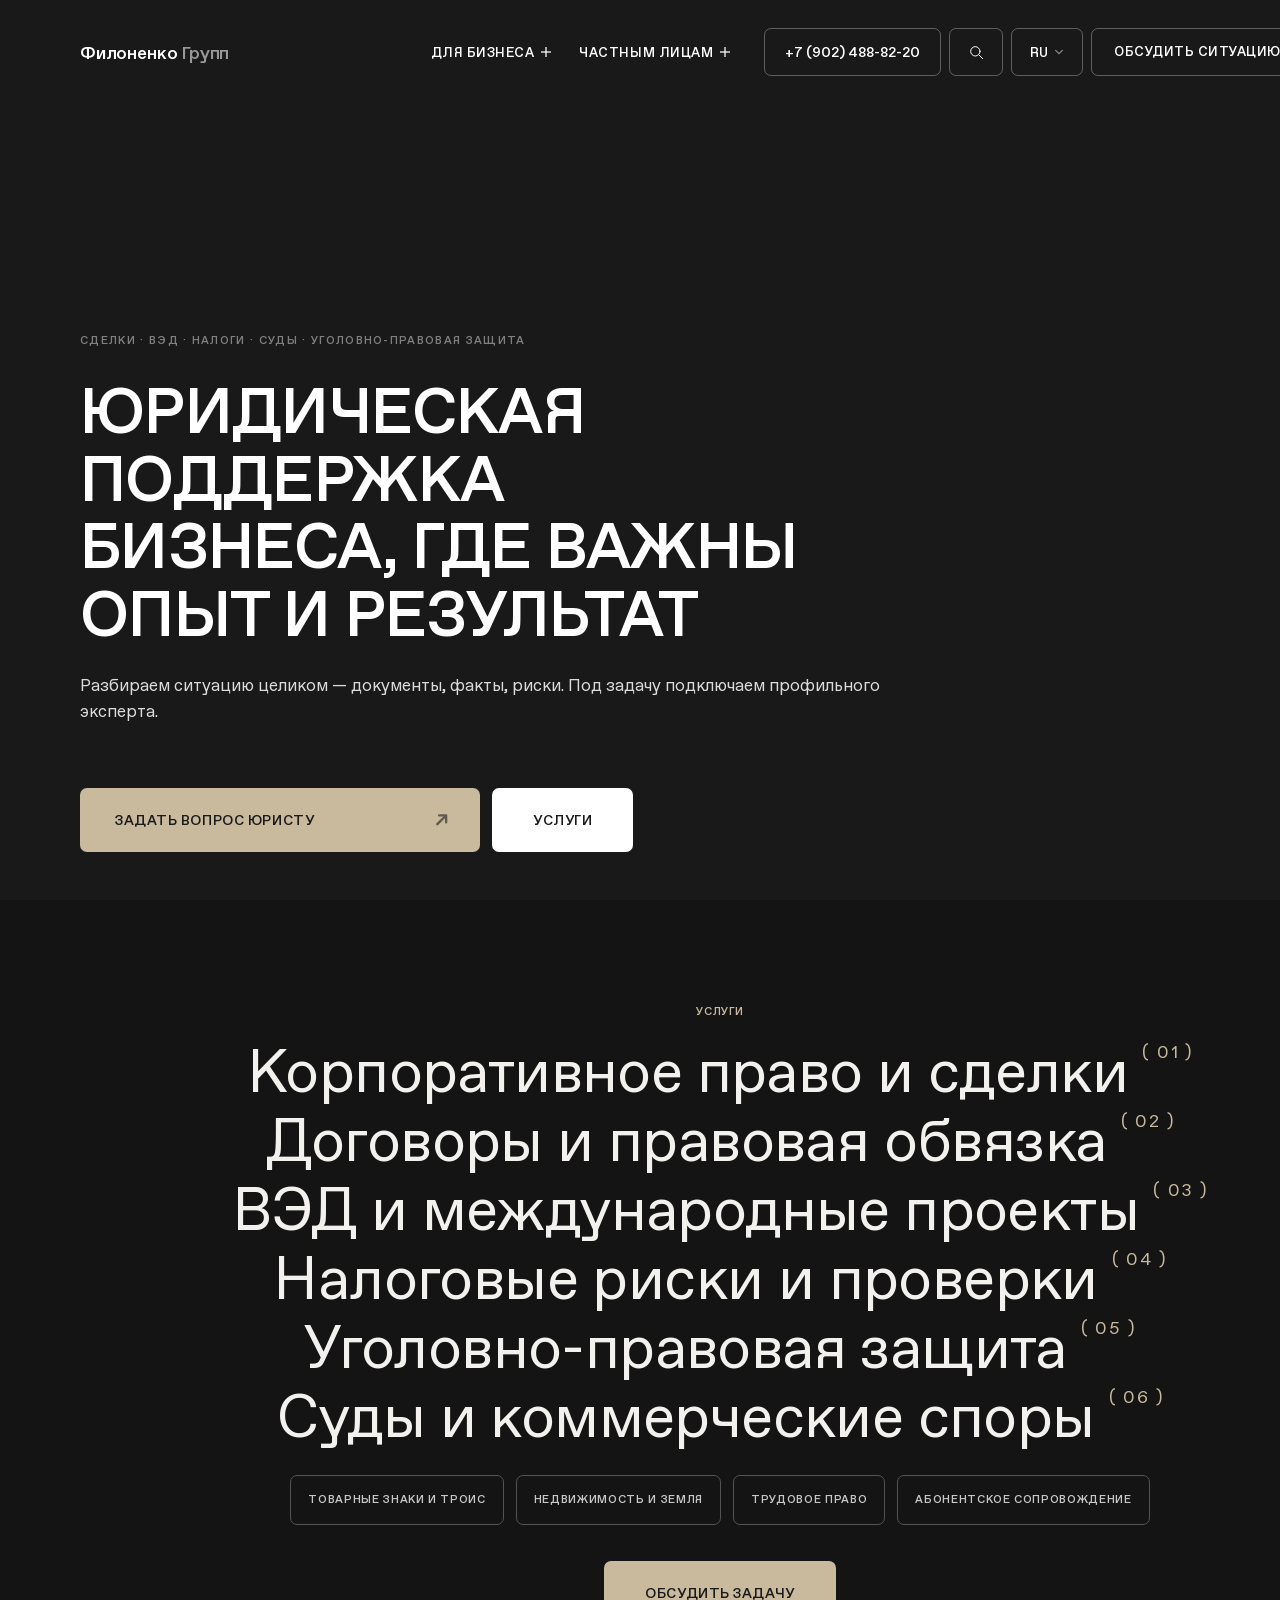
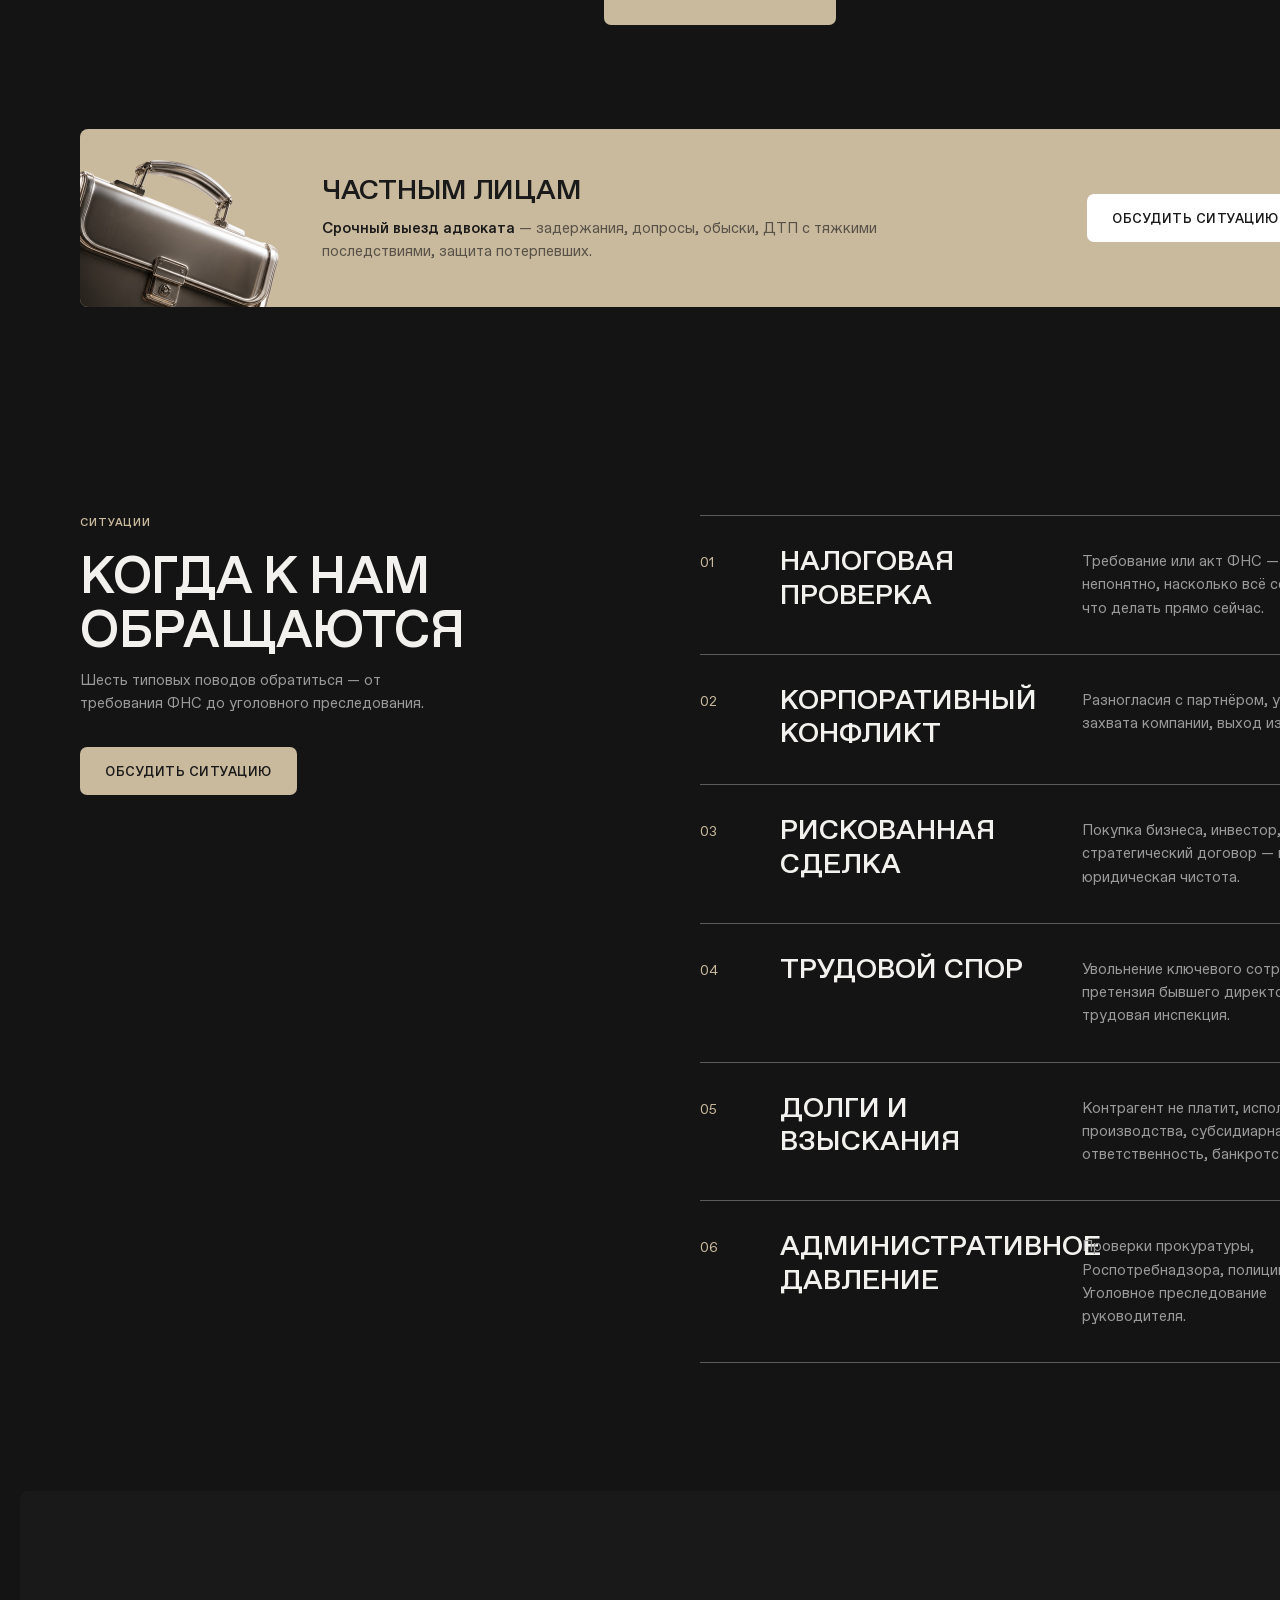
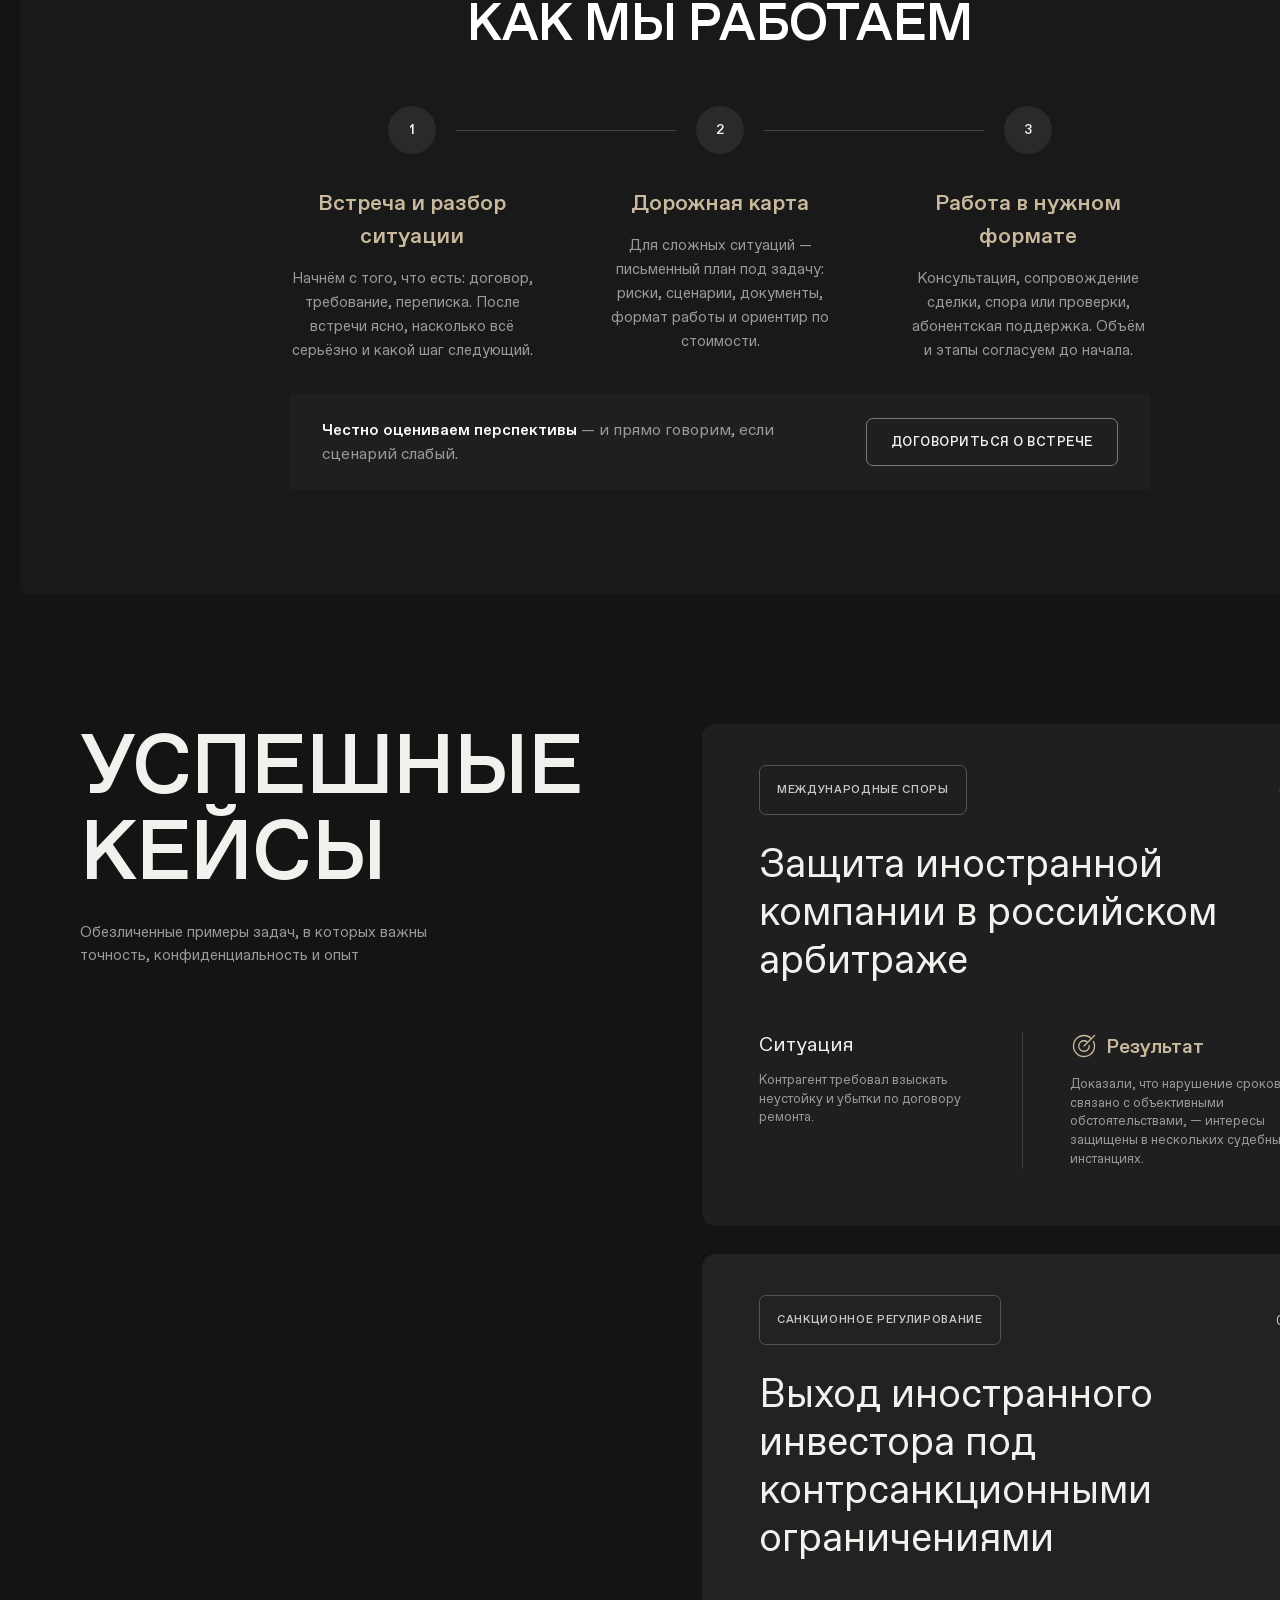
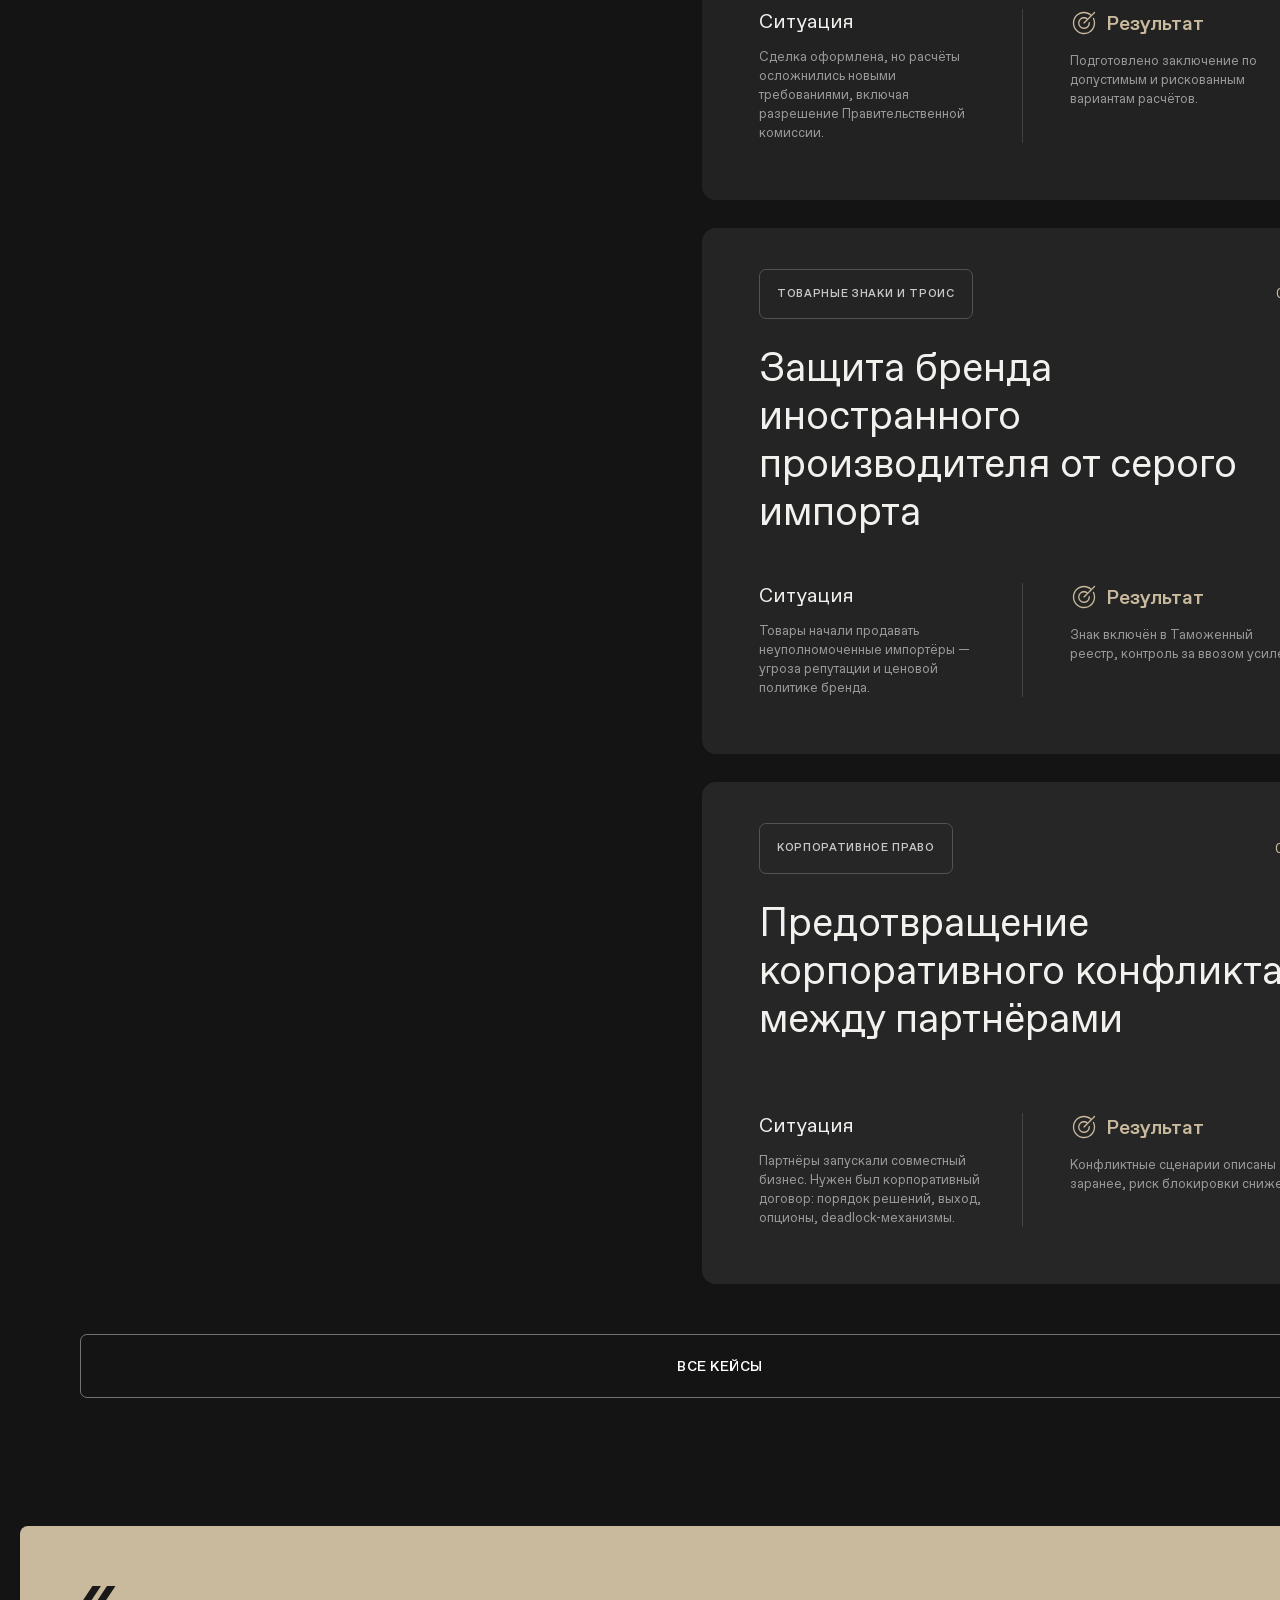
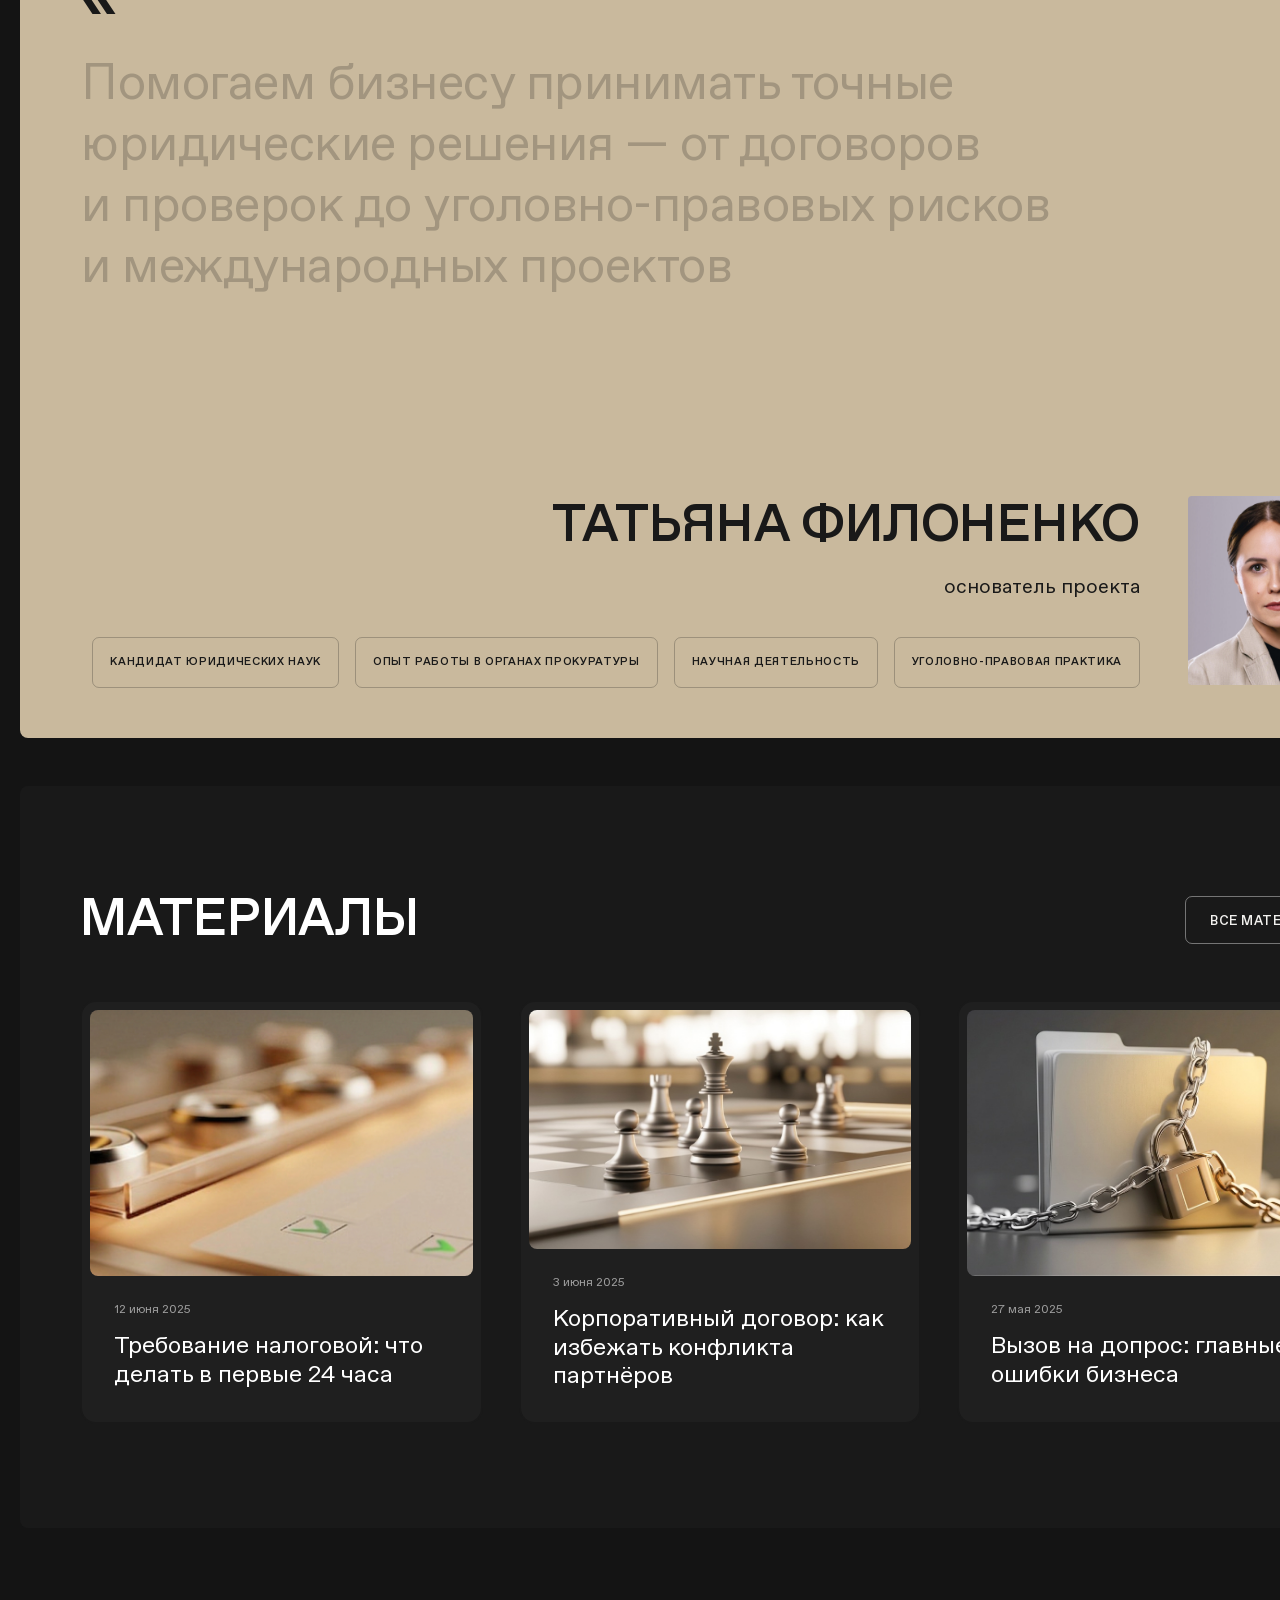
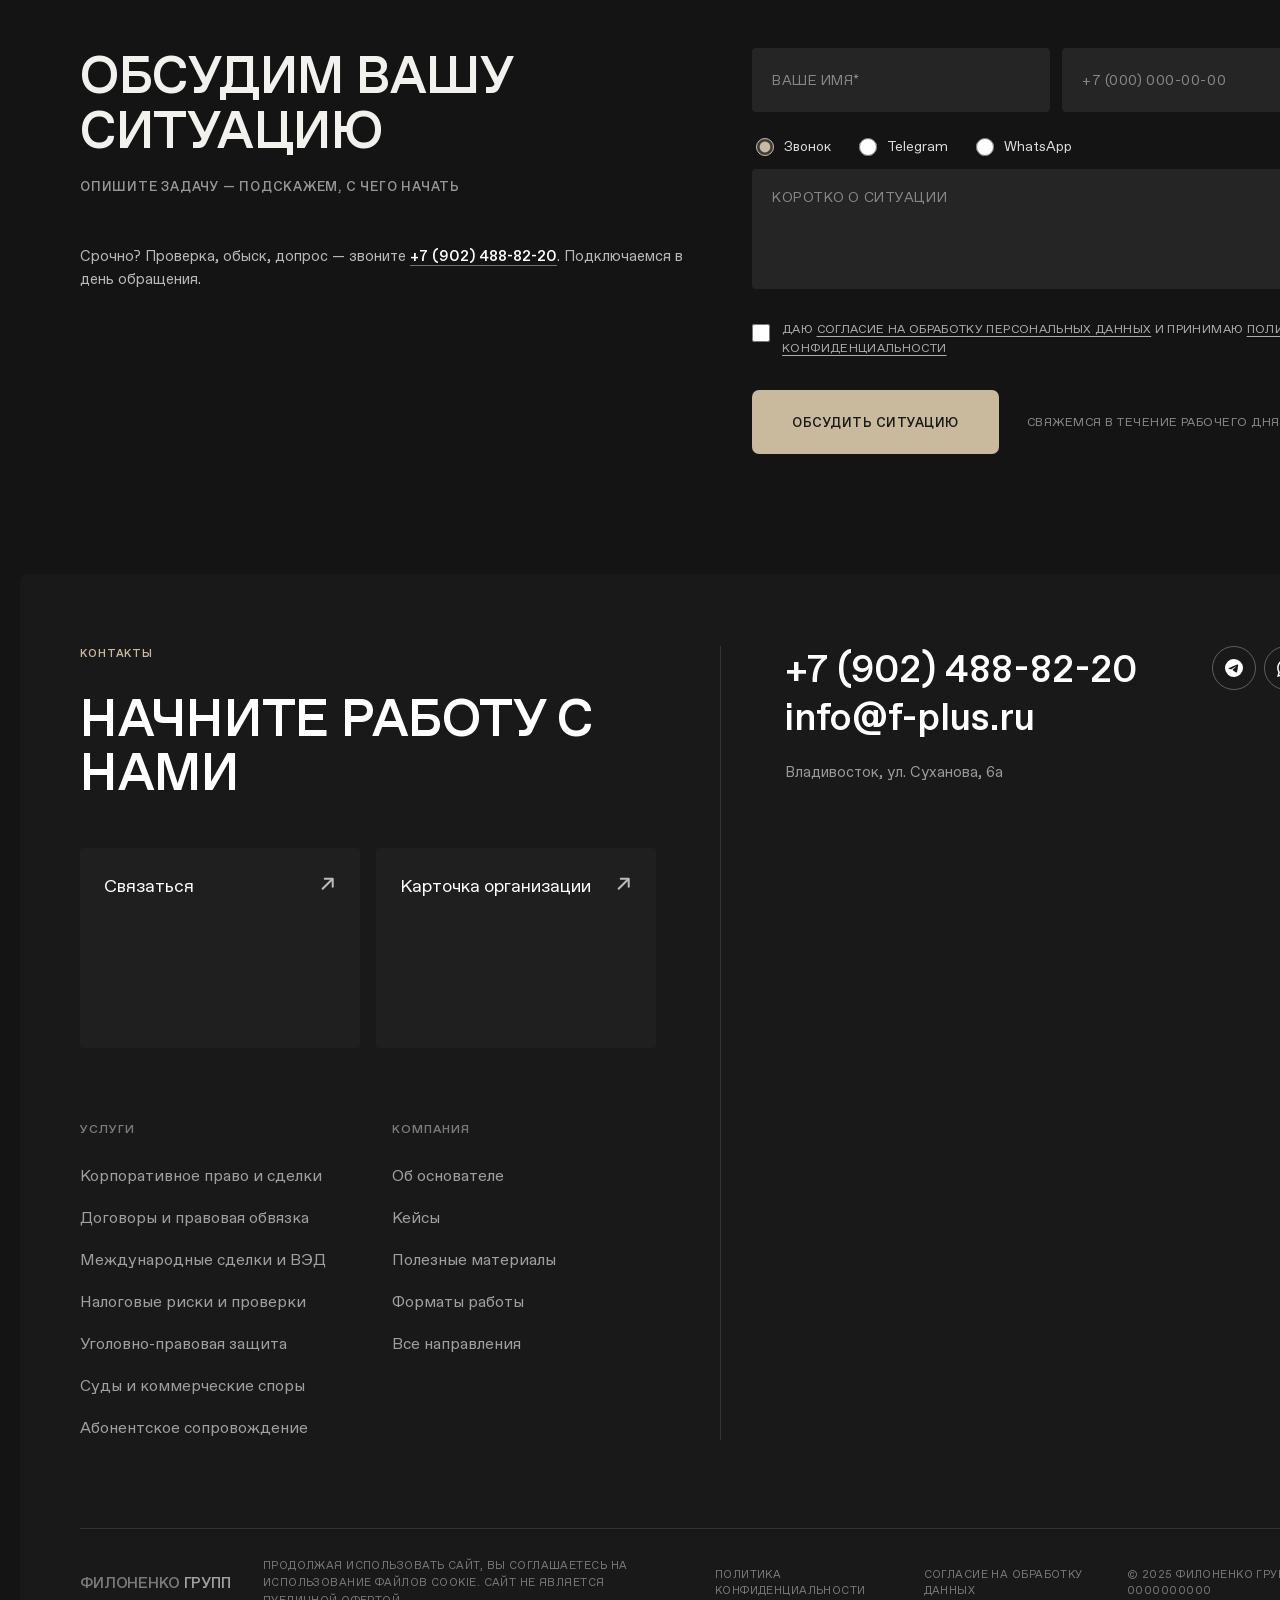
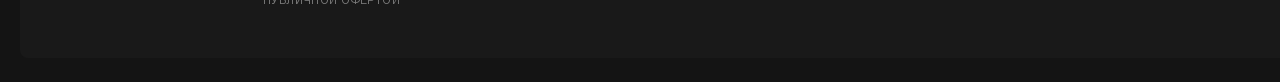
<file: dark.html>
<!DOCTYPE html>
<html lang="ru">
<head>
  <meta charset="UTF-8">
  <meta name="viewport" content="width=1440">
  <meta name="robots" content="noindex, nofollow">
  <title>Филоненко Групп — тёмная тема</title>
  <link rel="stylesheet" href="style.css?v=2.1">

  <style>
    /* ===== вариант 2 первого блока ===== */
    .header-v2 {
      position: absolute;
      top: 0;
      left: 0;
      right: 0;
      z-index: 100;
      display: flex;
      align-items: center;
      justify-content: space-between;
      padding: 24px 80px;
    }

    .header-v2 .logo {
      color: #fff;
      font-size: 18px;
    }

    .header-v2 .logo span {
      color: rgba(255, 255, 255, 0.55);
    }

    .hv2-right {
      display: flex;
      align-items: center;
      gap: 8px;
    }

    .hv2-nav {
      display: flex;
      align-items: center;
      height: 56px;
      margin-right: 12px;
    }

    .hv2-nav-link {
      display: inline-flex;
      align-items: center;
      gap: 7px;
      padding: 0 14px;
      font-family: inherit;
      font-size: 13px;
      font-weight: 500;
      text-transform: uppercase;
      letter-spacing: 0.04em;
      color: #fff;
      background: none;
      border: none;
      cursor: pointer;
      transition: color 0.2s ease;
    }

    .hv2-nav-link:hover {
      color: rgba(255, 255, 255, 0.6);
    }

    .hv2-phone {
      display: flex;
      align-items: center;
      height: 48px;
      padding: 0 20px;
      background: transparent;
      border: 1px solid rgba(255, 255, 255, 0.3);
      border-radius: 7px;
      color: #fff;
      font-size: 14px;
      font-weight: 500;
      white-space: nowrap;
      transition: border-color 0.2s ease;
    }

    .hv2-phone:hover {
      border-color: #fff;
    }

    .hv2-icon,
    .hv2-lang {
      display: inline-flex;
      align-items: center;
      justify-content: center;
      gap: 6px;
      height: 48px;
      padding: 0 18px;
      font-family: inherit;
      font-size: 13px;
      font-weight: 500;
      color: #fff;
      background: transparent;
      border: 1px solid rgba(255, 255, 255, 0.3);
      border-radius: 7px;
      cursor: pointer;
      transition: border-color 0.2s ease;
    }

    .hv2-icon:hover,
    .hv2-lang:hover {
      border-color: #fff;
    }

    .hv2-cta {
      display: flex;
      align-items: center;
      height: 48px;
      padding: 0 22px;
      background: transparent;
      border: 1px solid rgba(255, 255, 255, 0.3);
      color: #fff;
      border-radius: 7px;
      font-size: 13px;
      font-weight: 500;
      text-transform: uppercase;
      letter-spacing: 0.04em;
      transition: border-color 0.2s ease, background 0.2s ease;
    }

    .hv2-cta:hover {
      border-color: #fff;
      background: rgba(255, 255, 255, 0.08);
    }


    .hv2-burger-wrap {
      position: relative;
    }

    .hv2-burger {
      display: inline-flex;
      flex-direction: column;
      align-items: center;
      justify-content: center;
      gap: 4px;
      width: 48px;
      height: 48px;
      background: transparent;
      border: 1px solid rgba(255, 255, 255, 0.3);
      border-radius: 7px;
      cursor: pointer;
      transition: border-color 0.2s ease;
    }

    .hv2-burger:hover {
      border-color: #fff;
    }

    .hv2-burger span {
      display: block;
      width: 18px;
      height: 1.5px;
      background: #fff;
    }

    .hv2-menu {
      position: absolute;
      top: calc(100% + 8px);
      right: 0;
      display: none;
      flex-direction: column;
      min-width: 220px;
      padding: 8px;
      background: #fff;
      border-radius: 4px;
      box-shadow: 0 12px 32px rgba(0, 0, 0, 0.18);
    }

    .hv2-menu.is-open {
      display: flex;
    }

    .hv2-menu a {
      padding: 12px 14px;
      font-size: 13px;
      font-weight: 500;
      text-transform: uppercase;
      letter-spacing: 0.04em;
      color: #1A1A1A;
      border-radius: 4px;
      transition: background 0.15s ease;
    }

    .hv2-menu a:hover {
      background: #F2F1EE;
    }

    .hero-v2 {
      position: relative;
      display: flex;
      flex-direction: column;
      min-height: 100vh;
      padding: 190px 80px 48px;
      color: #fff;
      /* фон: подставить картинку — background: url('img/hero.jpg') center / cover no-repeat; */
      background: #161616;
    }

    .hero-v2__content {
      display: flex;
      flex-direction: column;
      justify-content: flex-end;
      flex: 1;
    }

    .hero-v2__eyebrow {
      font-size: 11px;
      font-weight: 500;
      text-transform: uppercase;
      letter-spacing: 0.12em;
      color: rgba(255, 255, 255, 0.45);
      margin-bottom: 28px;
    }

    .hero-v2__title {
      font-size: 64px;
      font-weight: 500;
      line-height: 1.06;
      letter-spacing: -0.01em;
      text-transform: uppercase;
      max-width: 730px;
    }

    .hero-v2__bottom {
      margin-top: 24px;
    }

    .hero-v2__desc {
      max-width: 860px;
      font-size: 17px;
      line-height: 1.5;
      color: rgba(255, 255, 255, 0.85);
      margin-bottom: 64px;
    }

    .hero-v2__actions {
      display: flex;
      gap: 12px;
    }

    .hero-v2__btn-main {
      height: 64px;
      min-width: 400px;
      padding: 0 30px 0 34px;
      font-size: 14px;
      justify-content: space-between;
      gap: 20px;
      overflow: hidden;
      background: var(--accent);
      color: #fff;
    }

    .hero-v2__btn-main:hover {
      background: #7A0018;
    }

    .hero-v2__btn-main svg {
      flex-shrink: 0;
      opacity: 0.6;
      transition: transform 0.2s ease;
    }

    .hero-v2__btn-main:hover svg {
      transform: rotate(45deg);
    }

    .hero-v2__btn-sec {
      height: 64px;
      padding: 0 40px;
      font-size: 14px;
    }
  </style>
  <style>
    /* ===== ТЁМНАЯ ТЕМА: все блоки на тёмном, акцент C9B99D ===== */
    :root {
      --accent: #C9B99D;
    }

    body {
      background: #141414;
      color: #F2F1EE;
    }

    /* --- шапка --- */
    .header {
      background: rgba(20, 20, 20, 0.9);
    }

    .header__nav-link {
      color: #A0A0A0;
    }

    .header__nav-link:hover {
      color: #fff;
    }

    /* --- кнопки: единая система ---
       размеры: small 48px (базовый .btn) и large 64px;
       стили: золотая (btn--dark), белая (btn--light), обводка (btn--outline/ghost);
       скругление 7px у всех, как у чипов */
    .btn {
      border-radius: 7px;
    }

    .services-list__cta {
      height: 64px;
      padding: 0 40px;
      font-size: 14px;
    }

    .btn--dark {
      background: var(--accent);
      color: #1A1A1A;
    }

    .btn--dark:hover {
      background: #D8CBB2;
    }

    .btn--outline {
      color: #F2F1EE;
      border-color: rgba(255, 255, 255, 0.4);
    }

    .btn--outline:hover {
      background: #fff;
      color: #1A1A1A;
      border-color: #fff;
    }

    /* --- панели и секции --- */
    /* единые поля контента: во всех секциях левый край на 80px от вьюпорта
       (панели: 20px отступ + 60px внутренний паддинг контейнера) */
    .container {
      width: auto;
      padding: 0 80px;
    }

    .section--dark,
    .footer {
      background: #191919;
      border-radius: 8px;
    }

    .section--white {
      background: #141414;
    }

    .hero__title-mark,
    .hero__title-dim {
      color: #fff;
    }

    /* --- услуги --- */
    .svc__title {
      color: #F2F1EE;
      text-transform: none;
      font-weight: 400;
    }

    .services-list:hover .svc__title {
      color: #4E4E4E;
    }

    .services-list .svc:hover .svc__title {
      color: #fff;
    }

    .svc__desc {
      background: var(--accent);
      color: #1A1A1A;
    }

    .chip {
      height: auto;
      padding: 16px 17px;
      font-size: 11px;
      font-weight: 500;
      line-height: 1.5;
      text-transform: uppercase;
      letter-spacing: 0.06em;
      color: #C7C7C7;
      border-color: #535353;
      border-radius: 7px;
    }

    .chip:hover {
      border-color: var(--accent);
      color: #fff;
    }

    .private {
      position: relative;
      overflow: hidden;
      max-width: 1368px;
      margin: 0 auto;
      min-height: 170px;
      padding: 44px 56px 44px 242px;
      background: var(--accent);
      color: #1A1A1A;
      border-radius: 8px;
    }

    .private__img {
      position: absolute;
      left: -110px;
      top: -15px;
      width: 341px;
      height: 341px;
      object-fit: cover;
      pointer-events: none;
    }

    .private__title {
      font-size: 28px;
      line-height: 1.2;
      text-transform: uppercase;
    }

    .private__text {
      color: rgba(26, 26, 26, 0.65);
    }

    .private__text b {
      color: #1A1A1A;
    }


    /* --- услуги: лейбл и теги ближе к списку --- */
    .services-list__eyebrow {
      margin-bottom: 16px;
    }

    .services__extra {
      margin-top: 24px;
    }

    /* --- ситуации --- */
    /* сетка как у кейсов: правая колонка — половина экрана */
    .situations {
      grid-template-columns: 1fr minmax(660px, 1fr);
      gap: 56px;
    }

    .situations__desc {
      color: #9A9A9A;
    }

    /* пункт: номер | заголовок | текст в одну строку */
    .acc {
      display: grid;
      grid-template-columns: 56px minmax(0, 1fr) minmax(0, 1fr);
      column-gap: 24px;
      align-items: start;
      padding: 28px 0 34px;
      border-top-color: rgba(255, 255, 255, 0.3);
    }

    .acc:last-child {
      border-bottom-color: rgba(255, 255, 255, 0.3);
    }

    .acc__head {
      display: contents;
    }

    .acc__num {
      padding-top: 8px;
      color: var(--accent);
    }

    .acc__body p {
      padding: 6px 0 0;
      max-width: none;
      color: #9A9A9A;
    }

    /* --- как мы работаем: центральная вёрстка --- */
    .tl-step__dot {
      background: #2A2A2A;
      color: #F2F1EE;
    }

    #process .container {
      max-width: 70%;
      margin: 0 auto;
    }

    #process .section-head {
      justify-content: center;
      text-align: center;
    }

    #process .tl-step {
      position: relative;
      text-align: center;
    }

    #process .tl-step__marker {
      justify-content: center;
    }

    #process .tl-step__marker::after {
      position: absolute;
      top: 24px;
      left: calc(50% + 44px);
      width: calc(100% - 24px);
      margin: 0;
    }

    #process .tl-step:last-child .tl-step__marker::after {
      display: none;
    }

    #process .tl-step__text {
      margin: 0 auto;
    }

    .tl-step__marker::after {
      background: rgba(255, 255, 255, 0.18);
    }

    .tl-step__text {
      color: #9A9A9A;
    }

    .process__note {
      background: #1F1F1F;
    }

    .process__note-text {
      color: #9A9A9A;
    }

    .process__note-text b {
      color: #fff;
    }

    /* --- кейсы --- */
    .case-card {
      background: #1F1F1F;
      color: #F2F1EE;
    }

    .case-card__tag {
      background: #2A2A2A;
      color: #C7C7C7;
    }

    .case-card__result {
      color: #9A9A9A;
      border-top-color: rgba(255, 255, 255, 0.12);
    }

    .case-card__result b {
      color: #fff;
    }

    /* ============ кейсы: стек при скролле ============ */
    .c5 {
      display: grid;
      grid-template-columns: 1fr minmax(660px, 1fr);
      gap: 56px;
      align-items: start;
    }

    .c5__left {
      position: sticky;
      top: 140px;
    }

    .c5__left-title {
      width: min-content;
      font-size: 84px;
      font-weight: 500;
      line-height: 1.02;
      letter-spacing: -0.01em;
      text-transform: uppercase;
      margin-bottom: 28px;
    }

    .c5__left-text {
      font-size: 15px;
      line-height: 1.5;
      color: #9A9A9A;
      max-width: 400px;
    }

    .c5__card {
      position: sticky;
      display: flex;
      flex-direction: column;
      min-height: 506px;
      padding: 41px 57px 57px;
      background: #1F1F1F;
      border: 2px solid #141414;
      border-radius: 16px;
    }

    .c5__card + .c5__card {
      margin-top: 24px;
    }

    .c5__card:nth-child(1) { top: 120px; background: #1F1F1F; }
    .c5__card:nth-child(2) { top: 140px; background: #222222; }
    .c5__card:nth-child(3) { top: 160px; background: #242424; }
    .c5__card:nth-child(4) { top: 180px; background: #262626; }

    .c5__top {
      display: flex;
      align-items: center;
      justify-content: space-between;
      gap: 24px;
      margin-bottom: 24px;
    }

    .c5__tag {
      padding: 16px 17px;
      border: 1px solid #535353;
      border-radius: 7px;
      font-size: 11px;
      font-weight: 500;
      line-height: 1.5;
      text-transform: uppercase;
      letter-spacing: 0.06em;
      color: #C7C7C7;
    }

    .c5__num {
      font-size: 14px;
      color: var(--accent);
    }

    .c5__title {
      font-size: 40px;
      font-weight: 400;
      line-height: 1.2;
      max-width: 711px;
    }

    .c5__cols {
      margin-top: auto;
      padding-top: 48px;
      display: grid;
      grid-template-columns: 1fr 1fr;
      column-gap: 80px;
    }

    .c5__col {
      position: relative;
    }

    .c5__col + .c5__col::before {
      content: "";
      position: absolute;
      left: -48px;
      top: 0;
      bottom: 0;
      width: 1px;
      background: rgba(255, 255, 255, 0.14);
    }

    .c5__col-title {
      font-size: 20px;
      font-weight: 400;
      line-height: 1.2;
      margin-bottom: 15px;
    }

    .c5__col--result .c5__col-title {
      display: flex;
      align-items: center;
      gap: 8px;
      font-weight: 500;
      color: var(--accent);
    }

    .c5__col-text {
      font-size: 13px;
      line-height: 1.45;
      color: #9A9A9A;
      max-width: 300px;
    }

    /* --- цитата + основатель: акцентная панель --- */
    .fq {
      padding: 24px 20px;
    }

    .fq .container {
      width: auto;
      padding: 0;
    }

    .fq__inner {
      background: var(--accent);
      color: #191919;
      border-radius: 8px;
      padding: 38px 61px 50px;
    }

    .fq__quote-mark {
      font-size: 64px;
      font-weight: 500;
      line-height: 1;
    }

    .fq__quote {
      margin-top: 24px;
      font-size: 50px;
      line-height: 1.22;
      letter-spacing: -0.01em;
      max-width: 994px;
    }

    /* слова цитаты закрашиваются при скролле */
    .fq__quote .fq__w {
      color: rgba(25, 25, 25, 0.22);
      transition: color 0.3s ease;
    }

    .fq__quote .fq__w.is-on {
      color: #191919;
    }

    .fq__bottom {
      display: flex;
      justify-content: flex-end;
      align-items: flex-start;
      gap: 48px;
      margin-top: 200px;
    }

    .fq__person {
      display: flex;
      flex-direction: column;
      align-items: flex-end;
      text-align: right;
    }

    .fq__name {
      font-size: 52px;
      font-weight: 500;
      line-height: 1.05;
      letter-spacing: -0.005em;
      text-transform: uppercase;
    }

    .fq__role {
      margin-top: 20px;
      font-size: 20px;
    }

    .fq__chips {
      display: flex;
      gap: 16px;
      margin-top: 36px;
    }

    .fq__chip {
      padding: 16px 17px;
      border: 1px solid rgba(25, 25, 25, 0.25);
      border-radius: 7px;
      font-size: 11px;
      font-weight: 500;
      line-height: 1.5;
      text-transform: uppercase;
      letter-spacing: 0.06em;
      white-space: nowrap;
    }

    .fq__photo {
      width: 171px;
      height: 189px;
      object-fit: cover;
      border-radius: 4px;
    }

    /* --- материалы --- */
    .blog__grid {
      gap: 36px;
    }

    .m-card {
      display: flex;
      flex-direction: column;
      height: 424px;
      padding: 8px;
      background: #1F1F1F;
      border: 2px solid #191919;
      border-radius: 16px;
      overflow: hidden;
      transition: background 0.2s ease;
    }

    .m-card:hover {
      background: #242424;
    }

    .m-card__img {
      flex: 1 0 0;
      min-height: 0;
      width: 100%;
      object-fit: cover;
      border-radius: 8px;
    }

    .m-card__body {
      display: flex;
      flex-direction: column;
      gap: 13px;
      padding: 24px;
      /* фикс под две строки заголовка, чтобы фото у всех карточек было одной высоты */
      flex: 0 0 138px;
      box-sizing: border-box;
    }

    .m-card__date {
      font-size: 12px;
      color: #A0A0A0;
    }

    .m-card__title {
      font-size: 24px;
      font-weight: 400;
      line-height: 1.2;
      color: #fff;
    }

    /* --- контакты и форма --- */
    .contact__desc {
      color: #9A9A9A;
    }

    .form {
      background: #1F1F1F;
      color: #F2F1EE;
    }

    .form__label {
      color: #9A9A9A;
    }

    .form__input,
    .form__textarea {
      background: transparent;
      border-color: rgba(255, 255, 255, 0.25);
      color: #F2F1EE;
    }

    .form__input:focus,
    .form__textarea:focus {
      border-color: #fff;
    }

    .form__channel {
      color: #F2F1EE;
      border-color: rgba(255, 255, 255, 0.25);
    }

    .form__channel.is-active {
      background: var(--accent);
      color: #1A1A1A;
      border-color: var(--accent);
    }

    .form__consent {
      color: #9A9A9A;
    }

    .form__consent a {
      border-bottom-color: rgba(255, 255, 255, 0.3);
    }

    .form__consent input {
      accent-color: var(--accent);
    }

    .form__done {
      background: #2A2A2A;
    }

    .footer__msgrs--icons {
      display: flex;
      gap: 8px;
    }

    .footer__soc {
      display: inline-flex;
      align-items: center;
      justify-content: center;
      width: 44px;
      height: 44px;
      border: 1px solid rgba(255, 255, 255, 0.3);
      border-radius: 4px;
      color: #fff;
      transition: border-color 0.2s ease;
    }

    .footer__soc:hover {
      border-color: #fff;
    }

    .footer__links {
      display: grid;
      grid-template-columns: 1fr 1fr;
      gap: 64px;
      max-width: 980px;
      margin-bottom: 88px;
    }

    .footer__links-col {
      display: flex;
      flex-direction: column;
      align-items: flex-start;
      gap: 18px;
    }

    .footer__links-title {
      font-size: 12px;
      font-weight: 500;
      text-transform: uppercase;
      letter-spacing: 0.08em;
      color: #7A7A7A;
      margin-bottom: 8px;
    }

    .footer__links-col a {
      font-size: 16px;
      color: #A0A0A0;
      transition: color 0.2s ease;
    }

    .footer__links-col a:hover {
      color: #fff;
    }

    /* --- форма: акцентная панель --- */
    .cv2 {
      padding: 24px 20px 48px;
    }

    .cv2 .container {
      width: auto;
      padding: 0;
    }

    .cv2__inner {
      display: grid;
      grid-template-columns: 1fr 1fr;
      gap: 64px;
      background: none;
      color: #F2F1EE;
      padding: 72px 60px;
    }

    .cv2__title {
      font-size: 52px;
      font-weight: 500;
      line-height: 1.05;
      letter-spacing: -0.005em;
      text-transform: uppercase;
      margin-bottom: 20px;
    }

    .cv2__sub {
      font-size: 13px;
      font-weight: 500;
      text-transform: uppercase;
      letter-spacing: 0.06em;
      color: rgba(255, 255, 255, 0.55);
    }

    .cv2__urgent {
      margin-top: 48px;
      font-size: 15px;
      line-height: 1.55;
      color: rgba(255, 255, 255, 0.7);
    }

    .cv2__urgent a {
      font-weight: 500;
      color: #fff;
      border-bottom: 1px solid rgba(255, 255, 255, 0.4);
    }

    .cv2__grid {
      display: grid;
      grid-template-columns: 1fr 1fr;
      gap: 12px;
      margin-bottom: 12px;
    }

    .cv2__input {
      width: 100%;
      height: 64px;
      padding: 0 20px;
      background: rgba(255, 255, 255, 0.07);
      border: none;
      border-radius: 4px;
      font-family: inherit;
      font-size: 14px;
      color: #F2F1EE;
    }

    .cv2__input::placeholder {
      text-transform: uppercase;
      letter-spacing: 0.04em;
      color: rgba(255, 255, 255, 0.45);
    }

    .cv2__textarea {
      min-height: 120px;
      padding: 20px;
      resize: vertical;
      margin-top: 12px;
    }

    .cv2__radios {
      display: flex;
      align-items: center;
      gap: 28px;
      padding: 12px 4px 0;
    }

    .cv2__radio {
      display: flex;
      align-items: center;
      gap: 10px;
      font-size: 14px;
      color: rgba(255, 255, 255, 0.85);
      cursor: pointer;
    }

    .cv2__radio input {
      width: 18px;
      height: 18px;
      margin: 0;
      accent-color: var(--accent);
      cursor: pointer;
    }

    .cv2__consent {
      display: flex;
      gap: 12px;
      align-items: flex-start;
      margin: 24px 0 32px;
      font-size: 12px;
      text-transform: uppercase;
      letter-spacing: 0.03em;
      line-height: 1.6;
      color: rgba(255, 255, 255, 0.65);
      cursor: pointer;
    }

    .cv2__consent input {
      width: 22px;
      height: 22px;
      margin-top: 2px;
      accent-color: var(--accent);
    }

    .cv2__consent a {
      text-decoration: underline;
      text-underline-offset: 3px;
    }

    .cv2__actions {
      display: flex;
      align-items: center;
      gap: 28px;
    }

    .cv2__submit {
      height: 64px;
      padding: 0 40px;
      background: var(--accent);
      border: none;
      border-radius: 7px;
      font-family: inherit;
      font-size: 13px;
      font-weight: 500;
      text-transform: uppercase;
      letter-spacing: 0.04em;
      color: #191919;
      cursor: pointer;
      transition: all 0.2s ease;
    }

    .cv2__submit:hover {
      background: #D8CAB0;
    }

    .cv2__note {
      font-size: 12px;
      text-transform: uppercase;
      letter-spacing: 0.04em;
      color: rgba(255, 255, 255, 0.5);
    }

    .cv2 .form__done {
      background: rgba(255, 255, 255, 0.08);
      color: #F2F1EE;
    }

    .footer__links--in-col {
      grid-template-columns: 1fr 1fr;
      gap: 48px;
      max-width: none;
      margin: 72px 0 0;
    }

    /* --- футер v2 --- */
    .footer__map {
      width: 100%;
      height: auto;
      flex: 1 1 auto;
      min-height: 480px;
    }

    .fv2 {
      display: grid;
      grid-template-columns: 1fr 1fr;
      margin-bottom: 88px;
    }

    .fv2__left {
      padding-right: 64px;
    }

    .fv2__right {
      position: relative;
      display: flex;
      flex-direction: column;
      padding-left: 64px;
      border-left: 1px solid rgba(255, 255, 255, 0.12);
    }

    .fv2__eyebrow {
      font-size: 11px;
      font-weight: 500;
      text-transform: uppercase;
      letter-spacing: 0.08em;
      color: var(--accent);
      margin-bottom: 28px;
    }

    .fv2__dot {
      width: 10px;
      height: 10px;
      border-radius: 50%;
      background: var(--accent);
      margin-right: 10px;
    }

    .fv2__title {
      font-size: 52px;
      font-weight: 500;
      line-height: 1.05;
      letter-spacing: -0.005em;
      text-transform: uppercase;
      margin-bottom: 48px;
    }

    .fv2__tiles {
      display: grid;
      grid-template-columns: 1fr 1fr;
      gap: 16px;
    }

    .fv2__tile {
      display: flex;
      align-items: flex-start;
      justify-content: space-between;
      gap: 16px;
      min-height: 200px;
      padding: 24px 24px 20px;
      background: #1F1F1F;
      border-radius: 4px;
      font-size: 18px;
      color: #fff;
      transition: background 0.2s ease;
    }

    .fv2__tile:hover {
      background: #2A2A2A;
    }

    .fv2__tile svg {
      flex-shrink: 0;
      margin-top: 4px;
      opacity: 0.7;
    }

    .fv2__socials {
      position: absolute;
      top: 0;
      right: 0;
      display: flex;
      gap: 8px;
    }

    .fv2__socials .footer__soc {
      border-radius: 50%;
    }

    .fv2__big {
      display: block;
      font-size: 38px;
      font-weight: 500;
      line-height: 1.25;
      color: #fff;
    }

    .fv2__address {
      margin-top: 20px;
      font-size: 15px;
      color: #9A9A9A;
    }

    .fv2__bottom {
      display: flex;
      align-items: center;
      justify-content: space-between;
      gap: 32px;
      padding-top: 28px;
      border-top: 1px solid rgba(255, 255, 255, 0.12);
      font-size: 11px;
      text-transform: uppercase;
      letter-spacing: 0.04em;
      color: #7A7A7A;
    }

    .fv2__bottom .logo {
      font-size: 15px;
    }

    .fv2__bottom a:not(.logo):hover {
      color: #fff;
    }

    .fv2__legal {
      max-width: 420px;
      line-height: 1.6;
    }

    /* --- hero-v2 в тёмной теме --- */
    .hero-v2 {
      background: #191919;
      overflow: hidden;
    }

    .hero-v2__video {
      position: absolute;
      inset: 0;
      width: 100%;
      height: 100%;
      object-fit: cover;
      z-index: 0;
    }

    .hero-v2__content {
      position: relative;
      z-index: 2;
    }

    .hero-v2__btn-main {
      background: var(--accent);
      color: #1A1A1A;
    }

    .hero-v2__btn-main:hover {
      background: #D8CBB2;
    }
  </style>
</head>
<body>

  <section class="hero-v2">
    <video class="hero-v2__video" autoplay muted loop playsinline src="video/hero-asterisk.mp4"></video>
    <header class="header-v2">
      <a href="#" class="logo">Филоненко <span>Групп</span></a>
      <div class="hv2-right">
        <nav class="hv2-nav">
          <button type="button" class="hv2-nav-link">Для бизнеса
            <svg width="10" height="10" viewBox="0 0 12 12" fill="none"><line x1="0" y1="6" x2="12" y2="6" stroke="currentColor" stroke-width="1.5"/><line x1="6" y1="0" x2="6" y2="12" stroke="currentColor" stroke-width="1.5"/></svg>
          </button>
          <button type="button" class="hv2-nav-link">Частным лицам
            <svg width="10" height="10" viewBox="0 0 12 12" fill="none"><line x1="0" y1="6" x2="12" y2="6" stroke="currentColor" stroke-width="1.5"/><line x1="6" y1="0" x2="6" y2="12" stroke="currentColor" stroke-width="1.5"/></svg>
          </button>
        </nav>
        <a href="tel:+79024888220" class="hv2-phone">+7 (902) 488-82-20</a>
        <button type="button" class="hv2-icon" aria-label="Поиск">
          <svg width="16" height="16" viewBox="0 0 24 24" fill="none" stroke="currentColor" stroke-width="1.5" stroke-linecap="round" stroke-linejoin="round"><circle cx="11" cy="11" r="7"/><line x1="16.5" y1="16.5" x2="22" y2="22"/></svg>
        </button>
        <button type="button" class="hv2-lang">RU
          <svg width="10" height="10" viewBox="0 0 12 12" fill="none" style="opacity:.5;"><polyline points="2 4 6 8 10 4" stroke="currentColor" stroke-width="1.5" stroke-linecap="round" stroke-linejoin="round"/></svg>
        </button>
        <a href="#contact" class="hv2-cta">Обсудить ситуацию</a>
        <div class="hv2-burger-wrap">
          <button type="button" class="hv2-burger" id="hv2Burger" aria-label="Меню">
            <span></span><span></span><span></span>
          </button>
          <div class="hv2-menu" id="hv2Menu">
            <a href="#blog">Блог</a>
            <a href="#founder">О компании</a>
            <a href="#contact">Контакты</a>
          </div>
        </div>
      </div>
    </header>
    <div class="hero-v2__content">
      <div class="hero-v2__eyebrow">Сделки · ВЭД · Налоги · Суды · Уголовно-правовая защита</div>
      <h1 class="hero-v2__title">Юридическая <span class="hero__title-mark">поддержка бизнеса</span><span class="hero__title-dim">, где важны опыт и&nbsp;результат</span></h1>
      <div class="hero-v2__bottom">
        <p class="hero-v2__desc">Разбираем ситуацию целиком — документы, факты, риски. Под задачу подключаем профильного эксперта.</p>
        <div class="hero-v2__actions">
          <a href="#contact" class="btn hero-v2__btn-main">
            <span class="btn__rotator">
              <span class="btn__rotator-track">
                <span>Задать вопрос юристу</span>
                <span>Понять, с чего начать</span>
                <span>Обсудить задачу</span>
                <span>Проверить риски</span>
                <span>Получить мнение юриста</span>
                <span>Узнать, можем ли помочь</span>
                <span>Описать ситуацию</span>
                <span>Начать с консультации</span>
                <span>Получить первичную оценку</span>
                <span>Написать юристу</span>
                <span aria-hidden="true">Задать вопрос юристу</span>
              </span>
            </span>
            <svg xmlns="http://www.w3.org/2000/svg" width="14" height="14" viewBox="0 0 12 12" fill="none" aria-hidden="true"><line x1="2" y1="9.58579" x2="8.58579" y2="3" stroke="currentColor" stroke-width="2" stroke-linecap="round"/><path d="M3.53845 2H9.53845V8" stroke="currentColor" stroke-width="2" stroke-linecap="round" stroke-linejoin="round"/></svg>
          </a>
          <a href="#services" class="btn btn--light hero-v2__btn-sec">Услуги</a>
        </div>
      </div>
    </div>
  </section>

  <!-- ===== SERVICES ===== -->
  <section class="section" id="services">
    <div class="container">
      <div class="services-list">
        <div class="eyebrow services-list__eyebrow">Услуги</div>
        <div class="svc">
          <h3 class="svc__title">Корпоративное право и&nbsp;сделки<sup>( 01 )</sup></h3>
          <p class="svc__desc">Структурирование бизнеса, корпоративные договоры, сделки с долями и акциями, выход из бизнеса, совместные проекты, M&A и юридическая проверка компаний перед покупкой.</p>
        </div>
        <div class="svc">
          <h3 class="svc__title">Договоры и&nbsp;правовая обвязка<sup>( 02 )</sup></h3>
          <p class="svc__desc">Разработка, анализ и согласование договоров: поставка, подряд, услуги, аренда, залог, дистрибуция, лицензии, рамочные договоры и документы для регулярной работы с контрагентами.</p>
        </div>
        <div class="svc">
          <h3 class="svc__title">ВЭД и&nbsp;международные проекты<sup>( 03 )</sup></h3>
          <p class="svc__desc">Сопровождение сделок с иностранными партнёрами: международные поставки, Incoterms, применимое право, порядок разрешения споров, договоры на английском языке и защита интересов при работе с Китаем, Японией, Кореей и другими странами.</p>
        </div>
        <div class="svc">
          <h3 class="svc__title">Налоговые риски и&nbsp;проверки<sup>( 04 )</sup></h3>
          <p class="svc__desc">Анализ налоговой модели бизнеса, ответы на требования ФНС, сопровождение проверок, оценка рисков дробления, взаимодействие с банками по 115-ФЗ и помощь в спорных ситуациях.</p>
        </div>
        <div class="svc">
          <h3 class="svc__title">Уголовно-правовая защита<sup>( 05 )</sup></h3>
          <p class="svc__desc">Защита руководителей, собственников и должностных лиц при доследственных проверках, допросах, обысках и обвинениях — в том числе когда коммерческий спор перерастает в уголовное преследование.</p>
        </div>
        <div class="svc">
          <h3 class="svc__title">Суды и&nbsp;коммерческие споры<sup>( 06 )</sup></h3>
          <p class="svc__desc">Представление интересов бизнеса в арбитражных и гражданских судах: взыскание задолженности, договорные споры, корпоративные конфликты и споры с иностранными контрагентами.</p>
        </div>
        <div class="services__extra">
          <a href="#contact" class="chip">Товарные знаки и ТРОИС</a>
          <a href="#contact" class="chip">Недвижимость и земля</a>
          <a href="#contact" class="chip">Трудовое право</a>
          <a href="#contact" class="chip">Абонентское сопровождение</a>
        </div>
        <a href="#contact" class="btn btn--dark services-list__cta">Обсудить задачу</a>
      </div>
    </div>
  </section>

  <!-- ===== PRIVATE TEASER ===== -->
  <section class="section" style="padding-top: 0;">
    <div class="container">
      <div class="private">
        <img class="private__img" src="img/private-case.png" alt="">
        <div>
          <h2 class="private__title">Частным лицам</h2>
          <p class="private__text"><b>Срочный выезд адвоката</b> — задержания, допросы, обыски, ДТП с тяжкими последствиями, защита потерпевших.</p>
        </div>
        <a href="#contact" class="btn btn--light">Обсудить ситуацию</a>
      </div>
    </div>
  </section>

  <!-- ===== SITUATIONS ===== -->
  <section class="section section--white">
    <div class="container">
      <div class="situations">
        <div class="situations__left">
          <div class="eyebrow">Ситуации</div>
          <h2 class="display display--md">Когда к нам<br>обращаются</h2>
          <p class="situations__desc">Шесть типовых поводов обратиться — от требования ФНС до уголовного преследования.</p>
          <a href="#contact" class="btn btn--dark">Обсудить ситуацию</a>
        </div>
        <div class="situations__list">
          <div class="acc">
            <div class="acc__head">
              <span class="acc__num">01</span>
              <span class="acc__title">Налоговая проверка</span>
              </div>
            <div class="acc__body"><div class="acc__body-inner">
              <p>Требование или акт ФНС — непонятно, насколько всё серьёзно и что делать прямо сейчас.</p>
            </div></div>
          </div>
          <div class="acc">
            <div class="acc__head">
              <span class="acc__num">02</span>
              <span class="acc__title">Корпоративный конфликт</span>
              </div>
            <div class="acc__body"><div class="acc__body-inner">
              <p>Разногласия с партнёром, угроза захвата компании, выход из бизнеса.</p>
            </div></div>
          </div>
          <div class="acc">
            <div class="acc__head">
              <span class="acc__num">03</span>
              <span class="acc__title">Рискованная сделка</span>
              </div>
            <div class="acc__body"><div class="acc__body-inner">
              <p>Покупка бизнеса, инвестор, стратегический договор — нужна юридическая чистота.</p>
            </div></div>
          </div>
          <div class="acc">
            <div class="acc__head">
              <span class="acc__num">04</span>
              <span class="acc__title">Трудовой спор</span>
              </div>
            <div class="acc__body"><div class="acc__body-inner">
              <p>Увольнение ключевого сотрудника, претензия бывшего директора, трудовая инспекция.</p>
            </div></div>
          </div>
          <div class="acc">
            <div class="acc__head">
              <span class="acc__num">05</span>
              <span class="acc__title">Долги и взыскания</span>
              </div>
            <div class="acc__body"><div class="acc__body-inner">
              <p>Контрагент не платит, исполнительные производства, субсидиарная ответственность, банкротство.</p>
            </div></div>
          </div>
          <div class="acc">
            <div class="acc__head">
              <span class="acc__num">06</span>
              <span class="acc__title">Административное давление</span>
              </div>
            <div class="acc__body"><div class="acc__body-inner">
              <p>Проверки прокуратуры, Роспотребнадзора, полиции. Уголовное преследование руководителя.</p>
            </div></div>
          </div>
        </div>
      </div>
    </div>
  </section>

  <!-- ===== PROCESS ===== -->
  <section class="section section--dark" id="process">
    <div class="container">
      <div class="section-head">
        <h2 class="display display--md">Как мы работаем</h2>
      </div>
      <div class="timeline">
        <div class="tl-step">
          <div class="tl-step__marker"><span class="tl-step__dot">1</span></div>
          <h3 class="tl-step__title">Встреча и разбор ситуации</h3>
          <p class="tl-step__text">Начнём с того, что есть: договор, требование, переписка. После встречи ясно, насколько всё серьёзно и какой шаг следующий.</p>
        </div>
        <div class="tl-step">
          <div class="tl-step__marker"><span class="tl-step__dot">2</span></div>
          <h3 class="tl-step__title">Дорожная карта</h3>
          <p class="tl-step__text">Для сложных ситуаций — письменный план под задачу: риски, сценарии, документы, формат работы и ориентир по стоимости.</p>
        </div>
        <div class="tl-step">
          <div class="tl-step__marker"><span class="tl-step__dot">3</span></div>
          <h3 class="tl-step__title">Работа в нужном формате</h3>
          <p class="tl-step__text">Консультация, сопровождение сделки, спора или проверки, абонентская поддержка. Объём и этапы согласуем до начала.</p>
        </div>
      </div>
      <div class="process__note">
        <p class="process__note-text"><b>Честно оцениваем перспективы</b> — и прямо говорим, если сценарий слабый.</p>
        <a href="#contact" class="btn btn--outline">Договориться о встрече</a>
      </div>
    </div>
  </section>

  <!-- ===== CASES (стек при скролле) ===== -->
  <section class="section" id="cases">
    <div class="container">
      <div class="c5">
        <div class="c5__left">
          <h3 class="c5__left-title">Успешные кейсы</h3>
          <p class="c5__left-text">Обезличенные примеры задач, в которых важны точность, конфиденциальность и опыт</p>
        </div>
        <div class="c5__cards">
          <div class="c5__card">
            <div class="c5__top">
              <div class="c5__tag">Международные споры</div>
              <div class="c5__num">01 )</div>
            </div>
            <h3 class="c5__title">Защита иностранной компании в российском арбитраже</h3>
            <div class="c5__cols">
              <div class="c5__col">
                <div class="c5__col-title">Ситуация</div>
                <p class="c5__col-text">Контрагент требовал взыскать неустойку и убытки по договору ремонта.</p>
              </div>
              <div class="c5__col c5__col--result">
                <div class="c5__col-title"><svg width="28" height="28" viewBox="0 0 28 28" fill="none" aria-hidden="true"><path d="M24.0691 9.1875C25.2642 11.6846 25.4888 14.5367 24.6993 17.1901C23.9098 19.8434 22.1625 22.1088 19.7966 23.5463C17.4308 24.9839 14.6152 25.491 11.8964 24.9693C9.17769 24.4477 6.74978 22.9344 5.08406 20.7232C3.41834 18.5121 2.63366 15.7609 2.88236 13.0037C3.13105 10.2466 4.39538 7.68018 6.42988 5.80281C8.46438 3.92543 11.1239 2.871 13.8921 2.84424C16.6603 2.81747 19.3397 3.82028 21.4102 5.65797L24.0352 3.03297C24.1586 2.91162 24.3251 2.84398 24.4982 2.84479C24.6713 2.84559 24.8371 2.91478 24.9594 3.03727C25.0818 3.15976 25.1508 3.32563 25.1514 3.49875C25.152 3.67188 25.0842 3.83823 24.9627 3.96156L14.4627 14.4616C14.4019 14.5233 14.3295 14.5723 14.2496 14.6059C14.1698 14.6395 14.084 14.657 13.9974 14.6573C13.9108 14.6576 13.825 14.6407 13.7449 14.6077C13.6648 14.5747 13.592 14.5261 13.5308 14.4648C13.4696 14.4035 13.4211 14.3307 13.3882 14.2506C13.3552 14.1705 13.3385 14.0846 13.3389 13.998C13.3393 13.9114 13.3568 13.8257 13.3905 13.7459C13.4242 13.666 13.4734 13.5937 13.5352 13.533L16.7497 10.3173C15.9122 9.69108 14.886 9.36933 13.8408 9.40527C12.7957 9.44122 11.794 9.83272 11.0015 10.5151C10.209 11.1974 9.67299 12.1297 9.48213 13.1579C9.29127 14.1862 9.45697 15.2487 9.95183 16.17C10.4467 17.0913 11.2411 17.8162 12.2037 18.2248C13.1664 18.6335 14.2396 18.7014 15.2461 18.4175C16.2526 18.1335 17.1321 17.5146 17.7392 16.663C18.3463 15.8115 18.6447 14.7783 18.585 13.7342C18.5751 13.5602 18.6348 13.3893 18.7509 13.2593C18.867 13.1292 19.03 13.0506 19.2041 13.0408C19.3781 13.0309 19.549 13.0906 19.679 13.2067C19.809 13.3228 19.8876 13.4858 19.8975 13.6598C19.9762 15.0104 19.5889 16.3471 18.8003 17.4464C18.0117 18.5457 16.8696 19.3409 15.565 19.6991C14.2604 20.0573 12.8724 19.9567 11.633 19.4143C10.3936 18.8718 9.37808 17.9203 8.75613 16.7188C8.13419 15.5174 7.94356 14.1388 8.21612 12.8137C8.48869 11.4885 9.20792 10.2971 10.2536 9.43868C11.2992 8.58023 12.6079 8.10678 13.9607 8.09749C15.3136 8.08821 16.6286 8.54365 17.6859 9.38766L20.4794 6.59313C18.644 4.9927 16.2801 4.13019 13.8453 4.17256C11.4105 4.21493 9.07801 5.15918 7.29942 6.8225C5.52083 8.48581 4.42264 10.7499 4.21745 13.1764C4.01227 15.6029 4.71469 18.0192 6.18873 19.9576C7.66276 21.8959 9.80356 23.2184 12.1967 23.6691C14.5898 24.1197 17.065 23.6663 19.143 22.3968C21.2211 21.1273 22.7542 19.132 23.4456 16.797C24.137 14.4621 23.9375 11.9536 22.8856 9.75734C22.8482 9.67964 22.8265 9.59533 22.8216 9.50922C22.8168 9.42311 22.829 9.33689 22.8575 9.25548C22.886 9.17408 22.9302 9.09909 22.9877 9.03478C23.0451 8.97048 23.1147 8.91812 23.1924 8.8807C23.2701 8.84329 23.3544 8.82154 23.4406 8.81671C23.5267 8.81188 23.6129 8.82406 23.6943 8.85254C23.7757 8.88103 23.8507 8.92528 23.915 8.98275C23.9793 9.04022 24.0316 9.1098 24.0691 9.1875Z" fill="currentColor"/></svg>Результат</div>
                <p class="c5__col-text">Доказали, что нарушение сроков связано с объективными обстоятельствами, — интересы защищены в нескольких судебных инстанциях.</p>
              </div>
            </div>
          </div>
          <div class="c5__card">
            <div class="c5__top">
              <div class="c5__tag">Санкционное регулирование</div>
              <div class="c5__num">02 )</div>
            </div>
            <h3 class="c5__title">Выход иностранного инвестора под контрсанкционными ограничениями</h3>
            <div class="c5__cols">
              <div class="c5__col">
                <div class="c5__col-title">Ситуация</div>
                <p class="c5__col-text">Сделка оформлена, но расчёты осложнились новыми требованиями, включая разрешение Правительственной комиссии.</p>
              </div>
              <div class="c5__col c5__col--result">
                <div class="c5__col-title"><svg width="28" height="28" viewBox="0 0 28 28" fill="none" aria-hidden="true"><path d="M24.0691 9.1875C25.2642 11.6846 25.4888 14.5367 24.6993 17.1901C23.9098 19.8434 22.1625 22.1088 19.7966 23.5463C17.4308 24.9839 14.6152 25.491 11.8964 24.9693C9.17769 24.4477 6.74978 22.9344 5.08406 20.7232C3.41834 18.5121 2.63366 15.7609 2.88236 13.0037C3.13105 10.2466 4.39538 7.68018 6.42988 5.80281C8.46438 3.92543 11.1239 2.871 13.8921 2.84424C16.6603 2.81747 19.3397 3.82028 21.4102 5.65797L24.0352 3.03297C24.1586 2.91162 24.3251 2.84398 24.4982 2.84479C24.6713 2.84559 24.8371 2.91478 24.9594 3.03727C25.0818 3.15976 25.1508 3.32563 25.1514 3.49875C25.152 3.67188 25.0842 3.83823 24.9627 3.96156L14.4627 14.4616C14.4019 14.5233 14.3295 14.5723 14.2496 14.6059C14.1698 14.6395 14.084 14.657 13.9974 14.6573C13.9108 14.6576 13.825 14.6407 13.7449 14.6077C13.6648 14.5747 13.592 14.5261 13.5308 14.4648C13.4696 14.4035 13.4211 14.3307 13.3882 14.2506C13.3552 14.1705 13.3385 14.0846 13.3389 13.998C13.3393 13.9114 13.3568 13.8257 13.3905 13.7459C13.4242 13.666 13.4734 13.5937 13.5352 13.533L16.7497 10.3173C15.9122 9.69108 14.886 9.36933 13.8408 9.40527C12.7957 9.44122 11.794 9.83272 11.0015 10.5151C10.209 11.1974 9.67299 12.1297 9.48213 13.1579C9.29127 14.1862 9.45697 15.2487 9.95183 16.17C10.4467 17.0913 11.2411 17.8162 12.2037 18.2248C13.1664 18.6335 14.2396 18.7014 15.2461 18.4175C16.2526 18.1335 17.1321 17.5146 17.7392 16.663C18.3463 15.8115 18.6447 14.7783 18.585 13.7342C18.5751 13.5602 18.6348 13.3893 18.7509 13.2593C18.867 13.1292 19.03 13.0506 19.2041 13.0408C19.3781 13.0309 19.549 13.0906 19.679 13.2067C19.809 13.3228 19.8876 13.4858 19.8975 13.6598C19.9762 15.0104 19.5889 16.3471 18.8003 17.4464C18.0117 18.5457 16.8696 19.3409 15.565 19.6991C14.2604 20.0573 12.8724 19.9567 11.633 19.4143C10.3936 18.8718 9.37808 17.9203 8.75613 16.7188C8.13419 15.5174 7.94356 14.1388 8.21612 12.8137C8.48869 11.4885 9.20792 10.2971 10.2536 9.43868C11.2992 8.58023 12.6079 8.10678 13.9607 8.09749C15.3136 8.08821 16.6286 8.54365 17.6859 9.38766L20.4794 6.59313C18.644 4.9927 16.2801 4.13019 13.8453 4.17256C11.4105 4.21493 9.07801 5.15918 7.29942 6.8225C5.52083 8.48581 4.42264 10.7499 4.21745 13.1764C4.01227 15.6029 4.71469 18.0192 6.18873 19.9576C7.66276 21.8959 9.80356 23.2184 12.1967 23.6691C14.5898 24.1197 17.065 23.6663 19.143 22.3968C21.2211 21.1273 22.7542 19.132 23.4456 16.797C24.137 14.4621 23.9375 11.9536 22.8856 9.75734C22.8482 9.67964 22.8265 9.59533 22.8216 9.50922C22.8168 9.42311 22.829 9.33689 22.8575 9.25548C22.886 9.17408 22.9302 9.09909 22.9877 9.03478C23.0451 8.97048 23.1147 8.91812 23.1924 8.8807C23.2701 8.84329 23.3544 8.82154 23.4406 8.81671C23.5267 8.81188 23.6129 8.82406 23.6943 8.85254C23.7757 8.88103 23.8507 8.92528 23.915 8.98275C23.9793 9.04022 24.0316 9.1098 24.0691 9.1875Z" fill="currentColor"/></svg>Результат</div>
                <p class="c5__col-text">Подготовлено заключение по допустимым и рискованным вариантам расчётов.</p>
              </div>
            </div>
          </div>
          <div class="c5__card">
            <div class="c5__top">
              <div class="c5__tag">Товарные знаки и ТРОИС</div>
              <div class="c5__num">03 )</div>
            </div>
            <h3 class="c5__title">Защита бренда иностранного производителя от серого импорта</h3>
            <div class="c5__cols">
              <div class="c5__col">
                <div class="c5__col-title">Ситуация</div>
                <p class="c5__col-text">Товары начали продавать неуполномоченные импортёры — угроза репутации и ценовой политике бренда.</p>
              </div>
              <div class="c5__col c5__col--result">
                <div class="c5__col-title"><svg width="28" height="28" viewBox="0 0 28 28" fill="none" aria-hidden="true"><path d="M24.0691 9.1875C25.2642 11.6846 25.4888 14.5367 24.6993 17.1901C23.9098 19.8434 22.1625 22.1088 19.7966 23.5463C17.4308 24.9839 14.6152 25.491 11.8964 24.9693C9.17769 24.4477 6.74978 22.9344 5.08406 20.7232C3.41834 18.5121 2.63366 15.7609 2.88236 13.0037C3.13105 10.2466 4.39538 7.68018 6.42988 5.80281C8.46438 3.92543 11.1239 2.871 13.8921 2.84424C16.6603 2.81747 19.3397 3.82028 21.4102 5.65797L24.0352 3.03297C24.1586 2.91162 24.3251 2.84398 24.4982 2.84479C24.6713 2.84559 24.8371 2.91478 24.9594 3.03727C25.0818 3.15976 25.1508 3.32563 25.1514 3.49875C25.152 3.67188 25.0842 3.83823 24.9627 3.96156L14.4627 14.4616C14.4019 14.5233 14.3295 14.5723 14.2496 14.6059C14.1698 14.6395 14.084 14.657 13.9974 14.6573C13.9108 14.6576 13.825 14.6407 13.7449 14.6077C13.6648 14.5747 13.592 14.5261 13.5308 14.4648C13.4696 14.4035 13.4211 14.3307 13.3882 14.2506C13.3552 14.1705 13.3385 14.0846 13.3389 13.998C13.3393 13.9114 13.3568 13.8257 13.3905 13.7459C13.4242 13.666 13.4734 13.5937 13.5352 13.533L16.7497 10.3173C15.9122 9.69108 14.886 9.36933 13.8408 9.40527C12.7957 9.44122 11.794 9.83272 11.0015 10.5151C10.209 11.1974 9.67299 12.1297 9.48213 13.1579C9.29127 14.1862 9.45697 15.2487 9.95183 16.17C10.4467 17.0913 11.2411 17.8162 12.2037 18.2248C13.1664 18.6335 14.2396 18.7014 15.2461 18.4175C16.2526 18.1335 17.1321 17.5146 17.7392 16.663C18.3463 15.8115 18.6447 14.7783 18.585 13.7342C18.5751 13.5602 18.6348 13.3893 18.7509 13.2593C18.867 13.1292 19.03 13.0506 19.2041 13.0408C19.3781 13.0309 19.549 13.0906 19.679 13.2067C19.809 13.3228 19.8876 13.4858 19.8975 13.6598C19.9762 15.0104 19.5889 16.3471 18.8003 17.4464C18.0117 18.5457 16.8696 19.3409 15.565 19.6991C14.2604 20.0573 12.8724 19.9567 11.633 19.4143C10.3936 18.8718 9.37808 17.9203 8.75613 16.7188C8.13419 15.5174 7.94356 14.1388 8.21612 12.8137C8.48869 11.4885 9.20792 10.2971 10.2536 9.43868C11.2992 8.58023 12.6079 8.10678 13.9607 8.09749C15.3136 8.08821 16.6286 8.54365 17.6859 9.38766L20.4794 6.59313C18.644 4.9927 16.2801 4.13019 13.8453 4.17256C11.4105 4.21493 9.07801 5.15918 7.29942 6.8225C5.52083 8.48581 4.42264 10.7499 4.21745 13.1764C4.01227 15.6029 4.71469 18.0192 6.18873 19.9576C7.66276 21.8959 9.80356 23.2184 12.1967 23.6691C14.5898 24.1197 17.065 23.6663 19.143 22.3968C21.2211 21.1273 22.7542 19.132 23.4456 16.797C24.137 14.4621 23.9375 11.9536 22.8856 9.75734C22.8482 9.67964 22.8265 9.59533 22.8216 9.50922C22.8168 9.42311 22.829 9.33689 22.8575 9.25548C22.886 9.17408 22.9302 9.09909 22.9877 9.03478C23.0451 8.97048 23.1147 8.91812 23.1924 8.8807C23.2701 8.84329 23.3544 8.82154 23.4406 8.81671C23.5267 8.81188 23.6129 8.82406 23.6943 8.85254C23.7757 8.88103 23.8507 8.92528 23.915 8.98275C23.9793 9.04022 24.0316 9.1098 24.0691 9.1875Z" fill="currentColor"/></svg>Результат</div>
                <p class="c5__col-text">Знак включён в Таможенный реестр, контроль за ввозом усилен.</p>
              </div>
            </div>
          </div>
          <div class="c5__card">
            <div class="c5__top">
              <div class="c5__tag">Корпоративное право</div>
              <div class="c5__num">04 )</div>
            </div>
            <h3 class="c5__title">Предотвращение корпоративного конфликта между партнёрами</h3>
            <div class="c5__cols">
              <div class="c5__col">
                <div class="c5__col-title">Ситуация</div>
                <p class="c5__col-text">Партнёры запускали совместный бизнес. Нужен был корпоративный договор: порядок решений, выход, опционы, deadlock-механизмы.</p>
              </div>
              <div class="c5__col c5__col--result">
                <div class="c5__col-title"><svg width="28" height="28" viewBox="0 0 28 28" fill="none" aria-hidden="true"><path d="M24.0691 9.1875C25.2642 11.6846 25.4888 14.5367 24.6993 17.1901C23.9098 19.8434 22.1625 22.1088 19.7966 23.5463C17.4308 24.9839 14.6152 25.491 11.8964 24.9693C9.17769 24.4477 6.74978 22.9344 5.08406 20.7232C3.41834 18.5121 2.63366 15.7609 2.88236 13.0037C3.13105 10.2466 4.39538 7.68018 6.42988 5.80281C8.46438 3.92543 11.1239 2.871 13.8921 2.84424C16.6603 2.81747 19.3397 3.82028 21.4102 5.65797L24.0352 3.03297C24.1586 2.91162 24.3251 2.84398 24.4982 2.84479C24.6713 2.84559 24.8371 2.91478 24.9594 3.03727C25.0818 3.15976 25.1508 3.32563 25.1514 3.49875C25.152 3.67188 25.0842 3.83823 24.9627 3.96156L14.4627 14.4616C14.4019 14.5233 14.3295 14.5723 14.2496 14.6059C14.1698 14.6395 14.084 14.657 13.9974 14.6573C13.9108 14.6576 13.825 14.6407 13.7449 14.6077C13.6648 14.5747 13.592 14.5261 13.5308 14.4648C13.4696 14.4035 13.4211 14.3307 13.3882 14.2506C13.3552 14.1705 13.3385 14.0846 13.3389 13.998C13.3393 13.9114 13.3568 13.8257 13.3905 13.7459C13.4242 13.666 13.4734 13.5937 13.5352 13.533L16.7497 10.3173C15.9122 9.69108 14.886 9.36933 13.8408 9.40527C12.7957 9.44122 11.794 9.83272 11.0015 10.5151C10.209 11.1974 9.67299 12.1297 9.48213 13.1579C9.29127 14.1862 9.45697 15.2487 9.95183 16.17C10.4467 17.0913 11.2411 17.8162 12.2037 18.2248C13.1664 18.6335 14.2396 18.7014 15.2461 18.4175C16.2526 18.1335 17.1321 17.5146 17.7392 16.663C18.3463 15.8115 18.6447 14.7783 18.585 13.7342C18.5751 13.5602 18.6348 13.3893 18.7509 13.2593C18.867 13.1292 19.03 13.0506 19.2041 13.0408C19.3781 13.0309 19.549 13.0906 19.679 13.2067C19.809 13.3228 19.8876 13.4858 19.8975 13.6598C19.9762 15.0104 19.5889 16.3471 18.8003 17.4464C18.0117 18.5457 16.8696 19.3409 15.565 19.6991C14.2604 20.0573 12.8724 19.9567 11.633 19.4143C10.3936 18.8718 9.37808 17.9203 8.75613 16.7188C8.13419 15.5174 7.94356 14.1388 8.21612 12.8137C8.48869 11.4885 9.20792 10.2971 10.2536 9.43868C11.2992 8.58023 12.6079 8.10678 13.9607 8.09749C15.3136 8.08821 16.6286 8.54365 17.6859 9.38766L20.4794 6.59313C18.644 4.9927 16.2801 4.13019 13.8453 4.17256C11.4105 4.21493 9.07801 5.15918 7.29942 6.8225C5.52083 8.48581 4.42264 10.7499 4.21745 13.1764C4.01227 15.6029 4.71469 18.0192 6.18873 19.9576C7.66276 21.8959 9.80356 23.2184 12.1967 23.6691C14.5898 24.1197 17.065 23.6663 19.143 22.3968C21.2211 21.1273 22.7542 19.132 23.4456 16.797C24.137 14.4621 23.9375 11.9536 22.8856 9.75734C22.8482 9.67964 22.8265 9.59533 22.8216 9.50922C22.8168 9.42311 22.829 9.33689 22.8575 9.25548C22.886 9.17408 22.9302 9.09909 22.9877 9.03478C23.0451 8.97048 23.1147 8.91812 23.1924 8.8807C23.2701 8.84329 23.3544 8.82154 23.4406 8.81671C23.5267 8.81188 23.6129 8.82406 23.6943 8.85254C23.7757 8.88103 23.8507 8.92528 23.915 8.98275C23.9793 9.04022 24.0316 9.1098 24.0691 9.1875Z" fill="currentColor"/></svg>Результат</div>
                <p class="c5__col-text">Конфликтные сценарии описаны заранее, риск блокировки снижен.</p>
              </div>
            </div>
          </div>
        </div>
      </div>
      <a href="#" class="btn btn--ghost cases__more">Все кейсы</a>
    </div>
  </section>

  <!-- ===== QUOTE + FOUNDER (акцентная панель) ===== -->
  <section class="fq" id="founder">
    <div class="container">
      <div class="fq__inner">
        <div class="fq__quote-mark">«</div>
        <blockquote class="fq__quote">Помогаем бизнесу принимать точные юридические решения — от&nbsp;договоров и&nbsp;проверок до&nbsp;уголовно-правовых рисков и&nbsp;международных проектов</blockquote>
        <div class="fq__bottom">
          <div class="fq__person">
            <div class="fq__name">Татьяна Филоненко</div>
            <div class="fq__role">основатель проекта</div>
            <div class="fq__chips">
              <span class="fq__chip">Кандидат юридических наук</span>
              <span class="fq__chip">Опыт работы в органах прокуратуры</span>
              <span class="fq__chip">Научная деятельность</span>
              <span class="fq__chip">Уголовно-правовая практика</span>
            </div>
          </div>
          <img class="fq__photo" src="img/imgi_50_Frame_6q3.jpg" alt="Татьяна Филоненко">
        </div>
      </div>
    </div>
  </section>

  <!-- ===== BLOG ===== -->
  <section class="section section--dark" id="blog">
    <div class="container">
      <div class="section-head">
        <h2 class="display display--md">Материалы</h2>
        <a href="#" class="btn btn--outline">Все материалы</a>
      </div>
      <div class="blog__grid">
        <a href="#" class="m-card">
          <img class="m-card__img" src="img/blog-1.jpg" alt="">
          <div class="m-card__body">
            <div class="m-card__date">12 июня 2025</div>
            <h3 class="m-card__title">Требование налоговой: что делать в первые 24 часа</h3>
          </div>
        </a>
        <a href="#" class="m-card">
          <img class="m-card__img" src="img/blog-2.jpg" alt="">
          <div class="m-card__body">
            <div class="m-card__date">3 июня 2025</div>
            <h3 class="m-card__title">Корпоративный договор: как избежать конфликта партнёров</h3>
          </div>
        </a>
        <a href="#" class="m-card">
          <img class="m-card__img" src="img/blog-3.jpg" alt="">
          <div class="m-card__body">
            <div class="m-card__date">27 мая 2025</div>
            <h3 class="m-card__title">Вызов на допрос: главные ошибки бизнеса</h3>
          </div>
        </a>
      </div>
    </div>
  </section>

  <!-- ===== CONTACT (акцентная панель) ===== -->
  <section class="section cv2" id="contact">
    <div class="container">
      <div class="cv2__inner">
        <div class="cv2__left">
          <h2 class="cv2__title">Обсудим вашу<br>ситуацию</h2>
          <p class="cv2__sub">Опишите задачу — подскажем, с чего начать</p>
          <p class="cv2__urgent">Срочно? Проверка, обыск, допрос — звоните <a href="tel:+79024888220">+7 (902) 488-82-20</a>. Подключаемся в день обращения.</p>
        </div>
        <form class="cv2__form" id="contactForm">
          <div class="cv2__grid">
            <input class="cv2__input" id="fName" type="text" placeholder="Ваше имя*">
            <input class="cv2__input" id="fPhone" type="tel" placeholder="+7 (000) 000-00-00">
          </div>
          <div class="cv2__radios">
            <label class="cv2__radio"><input type="radio" name="channel" value="Звонок" checked><span>Звонок</span></label>
            <label class="cv2__radio"><input type="radio" name="channel" value="Telegram"><span>Telegram</span></label>
            <label class="cv2__radio"><input type="radio" name="channel" value="WhatsApp"><span>WhatsApp</span></label>
          </div>
          <textarea class="cv2__input cv2__textarea" id="fText" placeholder="Коротко о ситуации"></textarea>
          <label class="cv2__consent">
            <input type="checkbox">
            <span>Даю <a href="#">согласие на обработку персональных данных</a> и принимаю <a href="#">политику конфиденциальности</a></span>
          </label>
          <div class="cv2__actions">
            <button type="submit" class="cv2__submit">Обсудить ситуацию</button>
            <span class="cv2__note">Свяжемся в течение рабочего дня</span>
          </div>
          <div class="form__done" id="formDone">Спасибо! Мы свяжемся с вами в ближайшее время.</div>
        </form>
      </div>
    </div>
  </section>

  <!-- ===== FOOTER ===== -->
  <footer class="footer">
    <div class="container">
      <div class="fv2">
        <div class="fv2__left">
          <div class="fv2__eyebrow">Контакты</div>
          <h2 class="fv2__title">Начните работу с нами</h2>
          <div class="fv2__tiles">
            <a href="#contact" class="fv2__tile">Связаться <svg xmlns="http://www.w3.org/2000/svg" width="16" height="16" viewBox="0 0 12 12" fill="none" aria-hidden="true"><line x1="2" y1="9.58579" x2="8.58579" y2="3" stroke="currentColor" stroke-width="1.5" stroke-linecap="round"/><path d="M3.53845 2H9.53845V8" stroke="currentColor" stroke-width="1.5" stroke-linecap="round" stroke-linejoin="round"/></svg></a>
            <a href="#" class="fv2__tile">Карточка организации <svg xmlns="http://www.w3.org/2000/svg" width="16" height="16" viewBox="0 0 12 12" fill="none" aria-hidden="true"><line x1="2" y1="9.58579" x2="8.58579" y2="3" stroke="currentColor" stroke-width="1.5" stroke-linecap="round"/><path d="M3.53845 2H9.53845V8" stroke="currentColor" stroke-width="1.5" stroke-linecap="round" stroke-linejoin="round"/></svg></a>
          </div>
      <div class="footer__links footer__links--in-col">
        <div class="footer__links-col">
          <div class="footer__links-title">Услуги</div>
          <a href="#services">Корпоративное право и сделки</a>
          <a href="#services">Договоры и правовая обвязка</a>
          <a href="#services">Международные сделки и ВЭД</a>
          <a href="#services">Налоговые риски и проверки</a>
          <a href="#services">Уголовно-правовая защита</a>
          <a href="#services">Суды и коммерческие споры</a>
          <a href="#services">Абонентское сопровождение</a>
        </div>
        <div class="footer__links-col">
          <div class="footer__links-title">Компания</div>
          <a href="#founder">Об основателе</a>
          <a href="#cases">Кейсы</a>
          <a href="#blog">Полезные материалы</a>
          <a href="#process">Форматы работы</a>
          <a href="#services">Все направления</a>
        </div>
      </div>
        </div>
        <div class="fv2__right">
          <div class="fv2__socials">
            <a href="#" class="footer__soc" aria-label="Telegram"><svg width="18" height="18" viewBox="0 0 24 24" fill="currentColor"><path d="M11.944 0A12 12 0 0 0 0 12a12 12 0 0 0 12 12 12 12 0 0 0 12-12A12 12 0 0 0 12 0a12 12 0 0 0-.056 0zm4.962 7.224c.1-.002.321.023.465.14a.506.506 0 0 1 .171.325c.016.093.036.306.02.472-.18 1.898-.962 6.502-1.36 8.627-.168.9-.499 1.201-.82 1.23-.696.065-1.225-.46-1.9-.902-1.056-.693-1.653-1.124-2.678-1.8-1.185-.78-.417-1.21.258-1.91.177-.184 3.247-2.977 3.307-3.23.007-.032.014-.15-.056-.212s-.174-.041-.249-.024c-.106.024-1.793 1.14-5.061 3.345-.48.33-.913.49-1.302.48-.428-.008-1.252-.241-1.865-.44-.752-.245-1.349-.374-1.297-.789.027-.216.325-.437.893-.663 3.498-1.524 5.83-2.529 6.998-3.014 3.332-1.386 4.025-1.627 4.476-1.635z"/></svg></a>
            <a href="#" class="footer__soc" aria-label="WhatsApp"><svg width="18" height="18" viewBox="0 0 24 24" fill="currentColor"><path d="M17.472 14.382c-.297-.149-1.758-.867-2.03-.967-.273-.099-.471-.148-.67.15-.197.297-.767.966-.94 1.164-.173.199-.347.223-.644.075-.297-.15-1.255-.463-2.39-1.475-.883-.788-1.48-1.761-1.653-2.059-.173-.297-.018-.458.13-.606.134-.133.298-.347.446-.52.149-.174.198-.298.298-.497.099-.198.05-.371-.025-.52-.075-.149-.669-1.612-.916-2.207-.242-.579-.487-.5-.669-.51-.173-.008-.371-.01-.57-.01-.198 0-.52.074-.792.372-.272.297-1.04 1.016-1.04 2.479 0 1.462 1.065 2.875 1.213 3.074.149.198 2.096 3.2 5.077 4.487.709.306 1.262.489 1.694.625.712.227 1.36.195 1.871.118.571-.085 1.758-.719 2.006-1.413.248-.694.248-1.289.173-1.413-.074-.124-.272-.198-.57-.347m-5.421 7.403h-.004a9.87 9.87 0 0 1-5.031-1.378l-.361-.214-3.741.982.998-3.648-.235-.374a9.86 9.86 0 0 1-1.51-5.26c.001-5.45 4.436-9.884 9.888-9.884 2.64 0 5.122 1.03 6.988 2.898a9.825 9.825 0 0 1 2.893 6.994c-.003 5.45-4.437 9.884-9.885 9.884m8.413-18.297A11.815 11.815 0 0 0 12.05 0C5.495 0 .16 5.335.157 11.892c0 2.096.547 4.142 1.588 5.945L.057 24l6.305-1.654a11.882 11.882 0 0 0 5.683 1.448h.005c6.554 0 11.89-5.335 11.893-11.893a11.821 11.821 0 0 0-3.48-8.413z"/></svg></a>
            <a href="#" class="footer__soc" aria-label="Max"><svg width="18" height="18" viewBox="0 0 720 720" fill="currentColor"><path d="M350.4,9.6C141.8,20.5,4.1,184.1,12.8,390.4c3.8,90.3,40.1,168,48.7,253.7,2.2,22.2-4.2,49.6,21.4,59.3,31.5,11.9,79.8-8.1,106.2-26.4,9-6.1,17.6-13.2,24.2-22,27.3,18.1,53.2,35.6,85.7,43.4,143.1,34.3,299.9-44.2,369.6-170.3C799.6,291.2,622.5-4.6,350.4,9.6h0ZM269.4,504c-11.3,8.8-22.2,20.8-34.7,27.7-18.1,9.7-23.7-.4-30.5-16.4-21.4-50.9-24-137.6-11.5-190.9,16.8-72.5,72.9-136.3,150-143.1,78-6.9,150.4,32.7,183.1,104.2,72.4,159.1-112.9,316.2-256.4,218.6h0Z"/></svg></a>
          </div>
          <a class="fv2__big" href="tel:+79024888220">+7 (902) 488-82-20</a>
          <a class="fv2__big" href="mailto:info@f-plus.ru">info@f-plus.ru</a>
          <div class="fv2__address">Владивосток, ул. Суханова, 6а</div>
          <iframe class="footer__map" src="https://yandex.ru/map-widget/v1/?text=%D0%92%D0%BB%D0%B0%D0%B4%D0%B8%D0%B2%D0%BE%D1%81%D1%82%D0%BE%D0%BA%2C%20%D1%83%D0%BB%D0%B8%D1%86%D0%B0%20%D0%A1%D1%83%D1%85%D0%B0%D0%BD%D0%BE%D0%B2%D0%B0%206%D0%B0&z=16" loading="lazy" title="Карта: Владивосток, ул. Суханова, 6а"></iframe>
        </div>
      </div>
      <div class="fv2__bottom">
        <a href="#" class="logo">Филоненко <span>Групп</span></a>
        <div class="fv2__legal">Продолжая использовать сайт, вы соглашаетесь на использование файлов cookie. Сайт не является публичной офертой</div>
        <a href="#">Политика конфиденциальности</a>
        <a href="#">Согласие на обработку данных</a>
        <div>© 2025 Филоненко Групп · ИНН 0000000000</div>
      </div>
    </div>
  </footer>

  <script>
    // Бургер-меню в шапке
    (function () {
      var burger = document.getElementById('hv2Burger');
      var menu = document.getElementById('hv2Menu');
      burger.addEventListener('click', function (e) {
        e.stopPropagation();
        menu.classList.toggle('is-open');
      });
      document.addEventListener('click', function (e) {
        if (!menu.contains(e.target)) menu.classList.remove('is-open');
      });
      menu.querySelectorAll('a').forEach(function (a) {
        a.addEventListener('click', function () { menu.classList.remove('is-open'); });
      });
    })();

    document.getElementById('contactForm').addEventListener('submit', function (e) {
      e.preventDefault();
      document.getElementById('formDone').classList.add('is-visible');
    });

    // цитата основателя: слова закрашиваются по мере прокрутки
    (function () {
      var quote = document.querySelector('.fq__quote');
      if (!quote) return;
      // короткие союзы/предлоги приклеиваем к следующему слову, чтобы не висели в конце строки
      var raw = quote.textContent.trim().split(/\s+/);
      var tokens = [];
      for (var i = 0; i < raw.length; i++) {
        var w = raw[i];
        while (w.length <= 2 && i + 1 < raw.length) {
          w += ' ' + raw[++i];
        }
        tokens.push(w);
      }
      quote.innerHTML = tokens.map(function (w) {
        return '<span class="fq__w">' + w + '</span>';
      }).join(' ');
      var words = quote.querySelectorAll('.fq__w');
      function update() {
        var r = quote.getBoundingClientRect();
        var vh = window.innerHeight;
        var start = vh * 0.5;
        var end = vh * 0.15;
        var p = Math.max(0, Math.min(1, (start - r.top) / (start - end)));
        var n = Math.round(p * words.length);
        words.forEach(function (s, i) { s.classList.toggle('is-on', i < n); });
      }
      window.addEventListener('scroll', update, { passive: true });
      window.addEventListener('resize', update);
      update();
    })();


  </script>

</body>
</html>
</file>
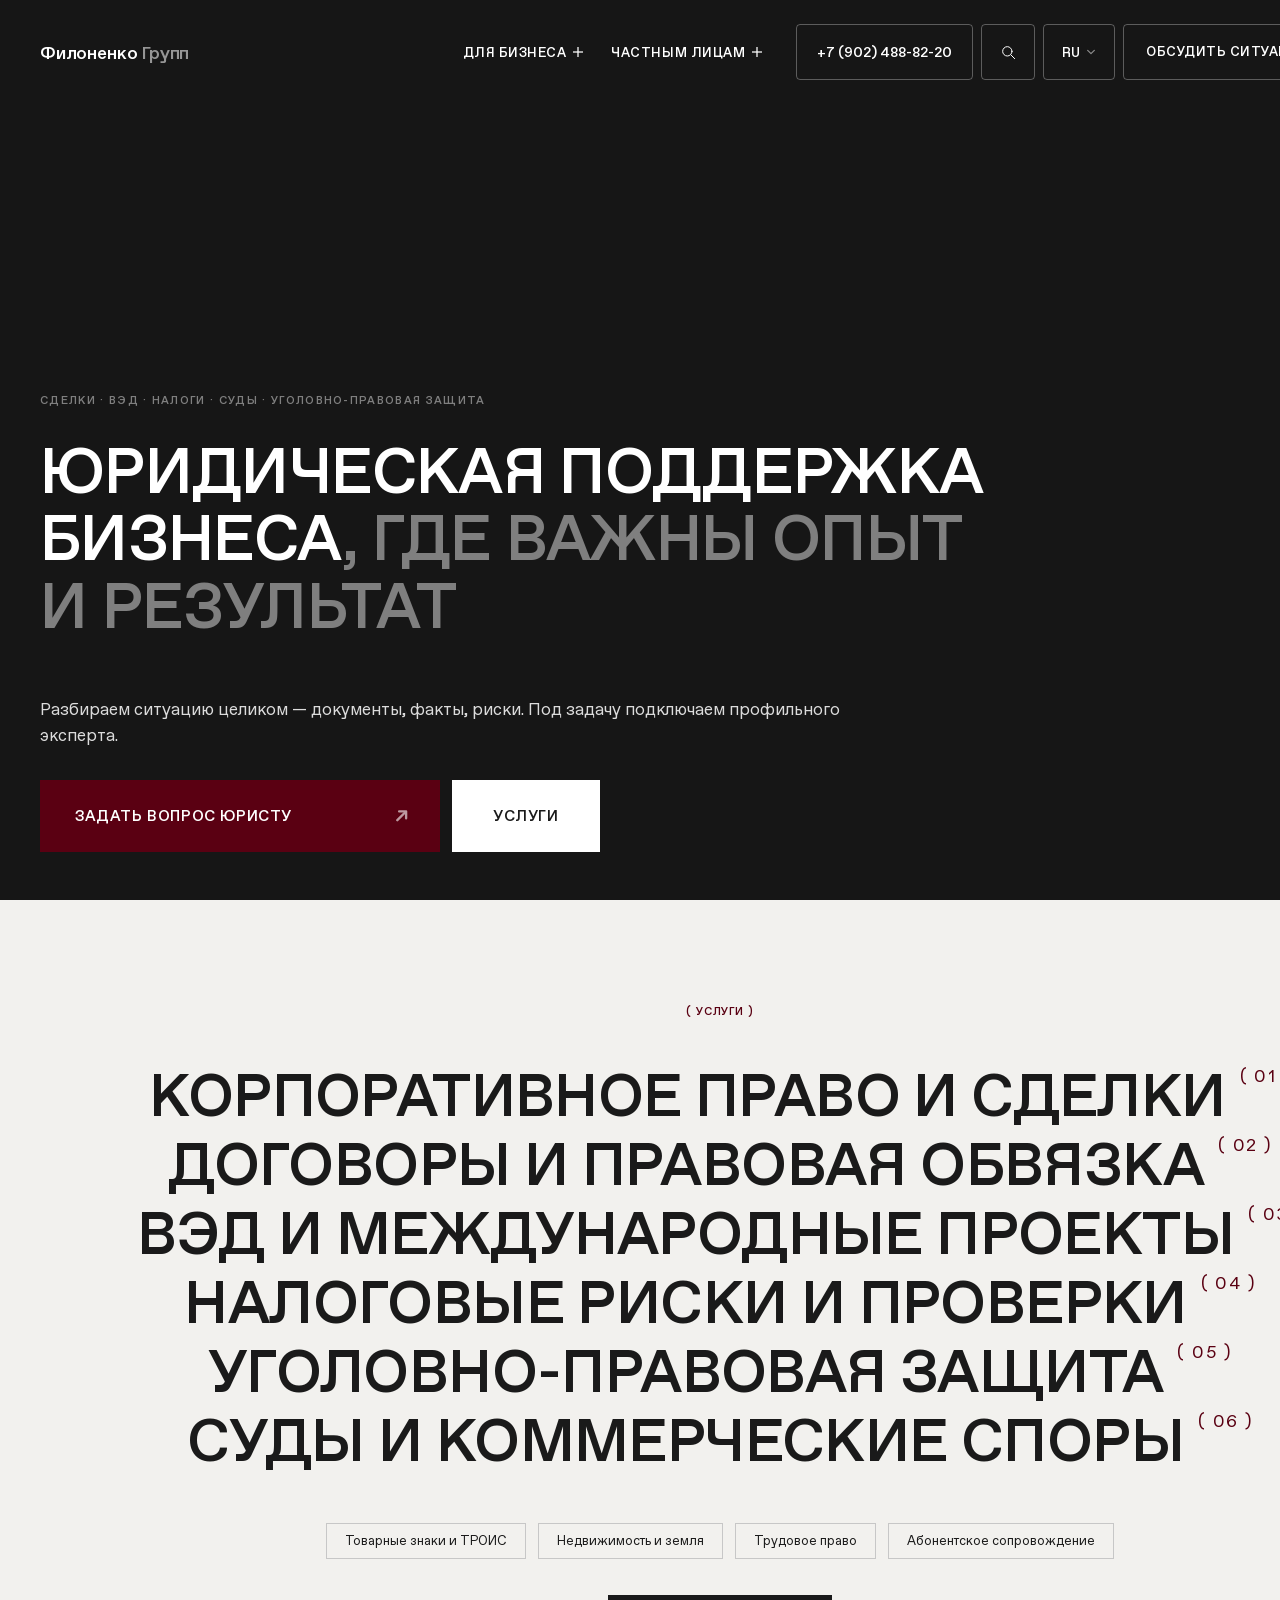
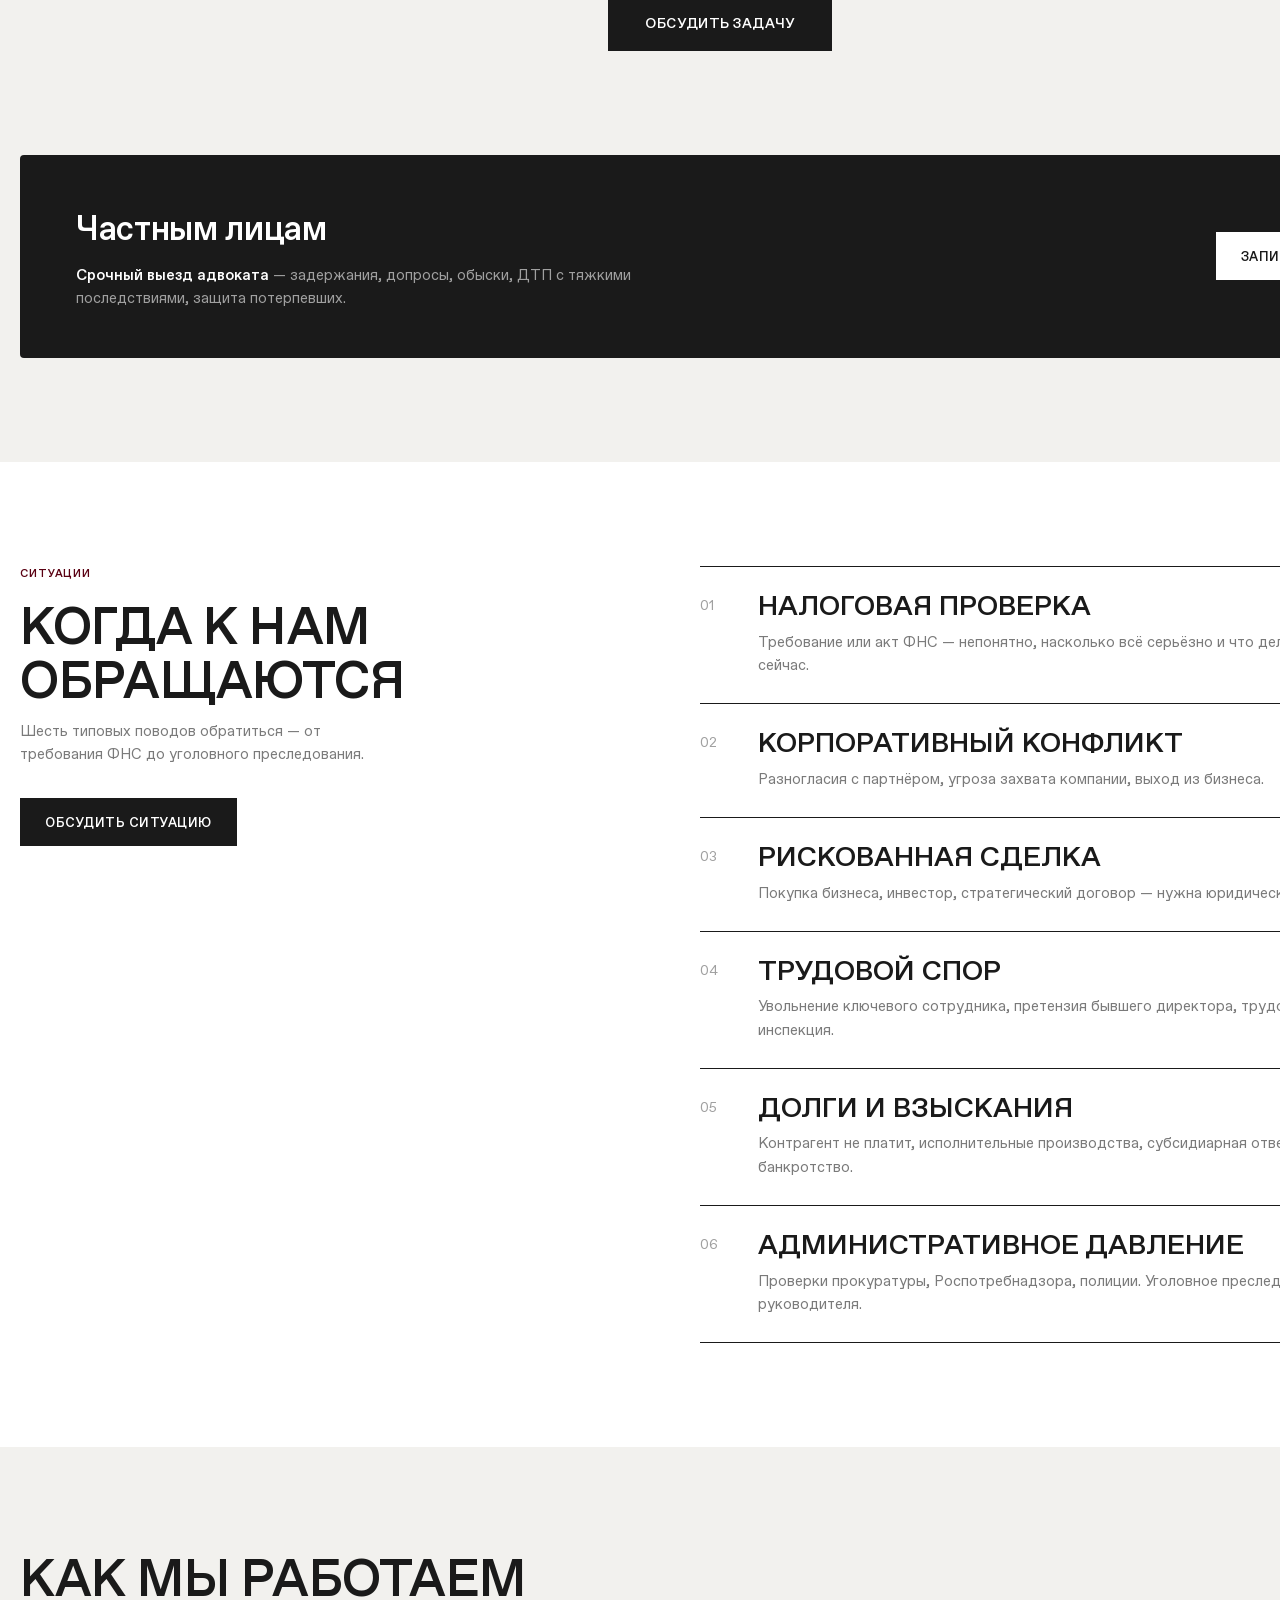
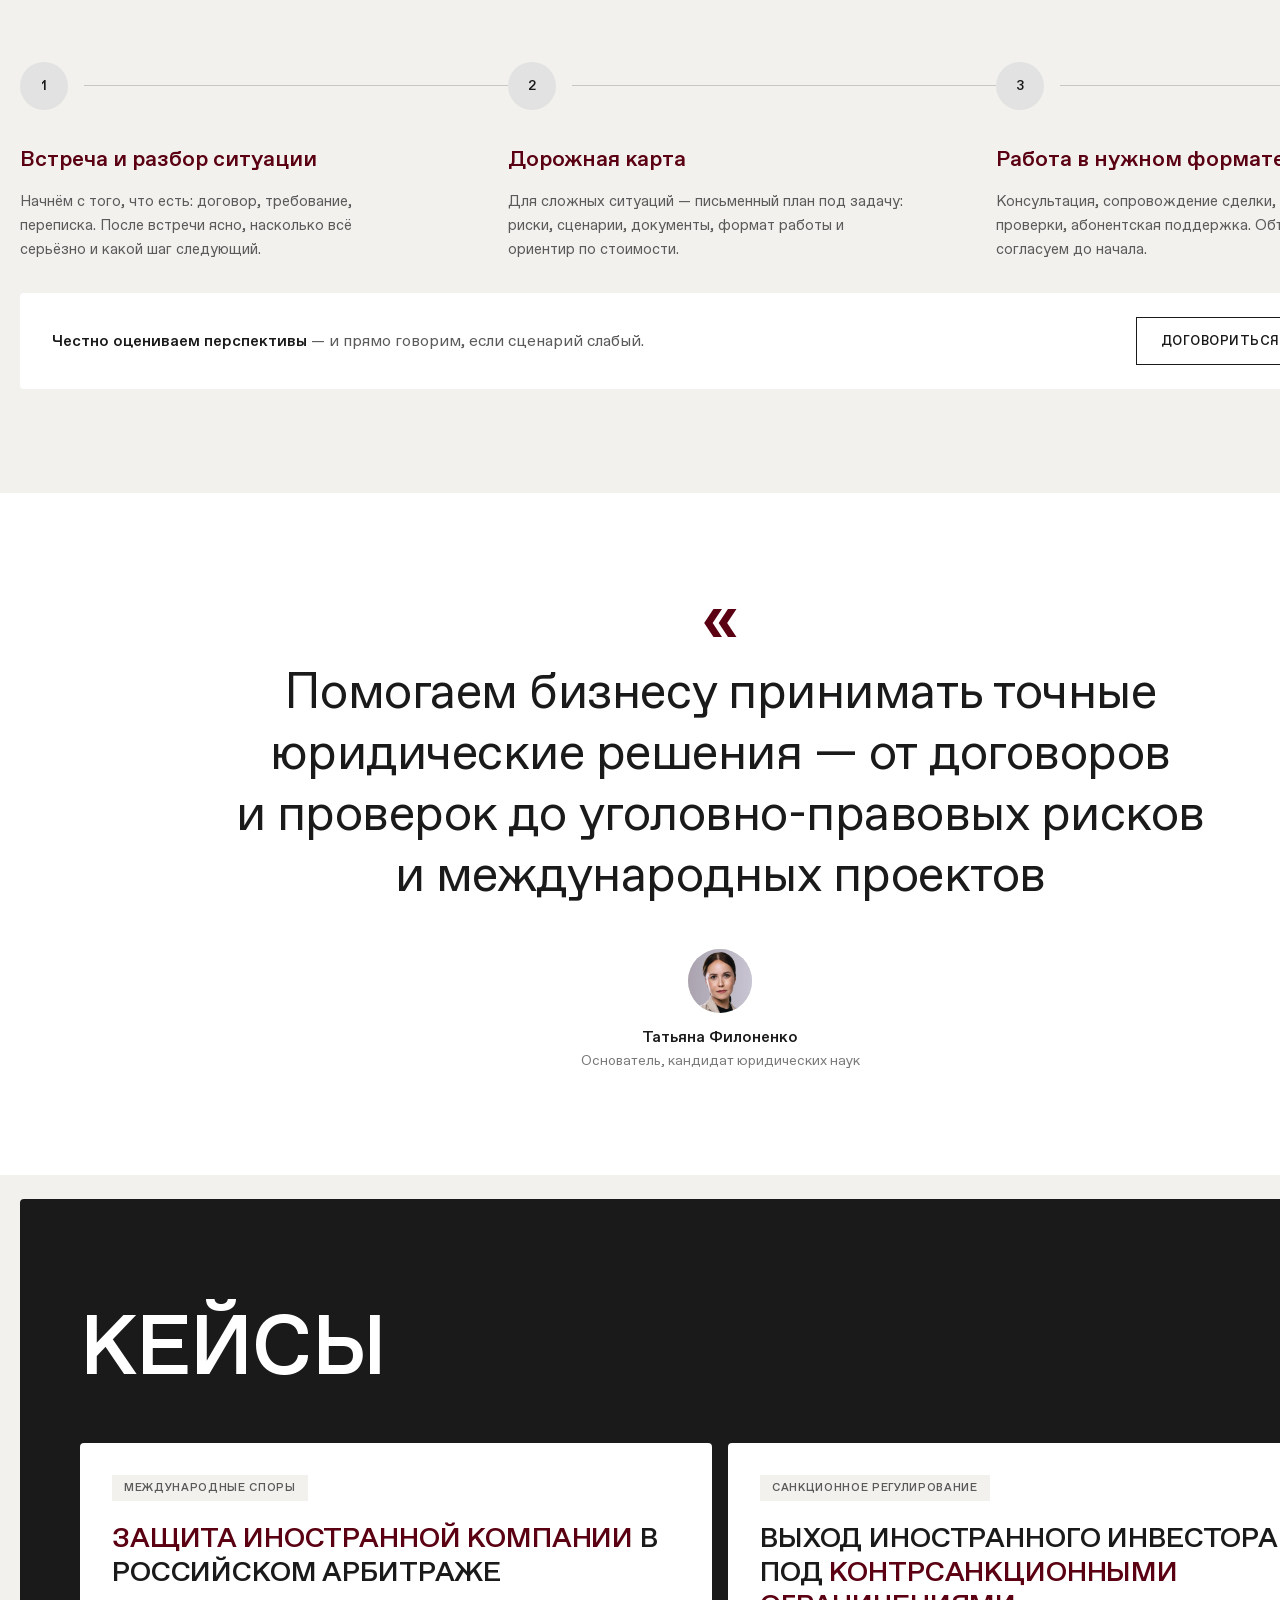
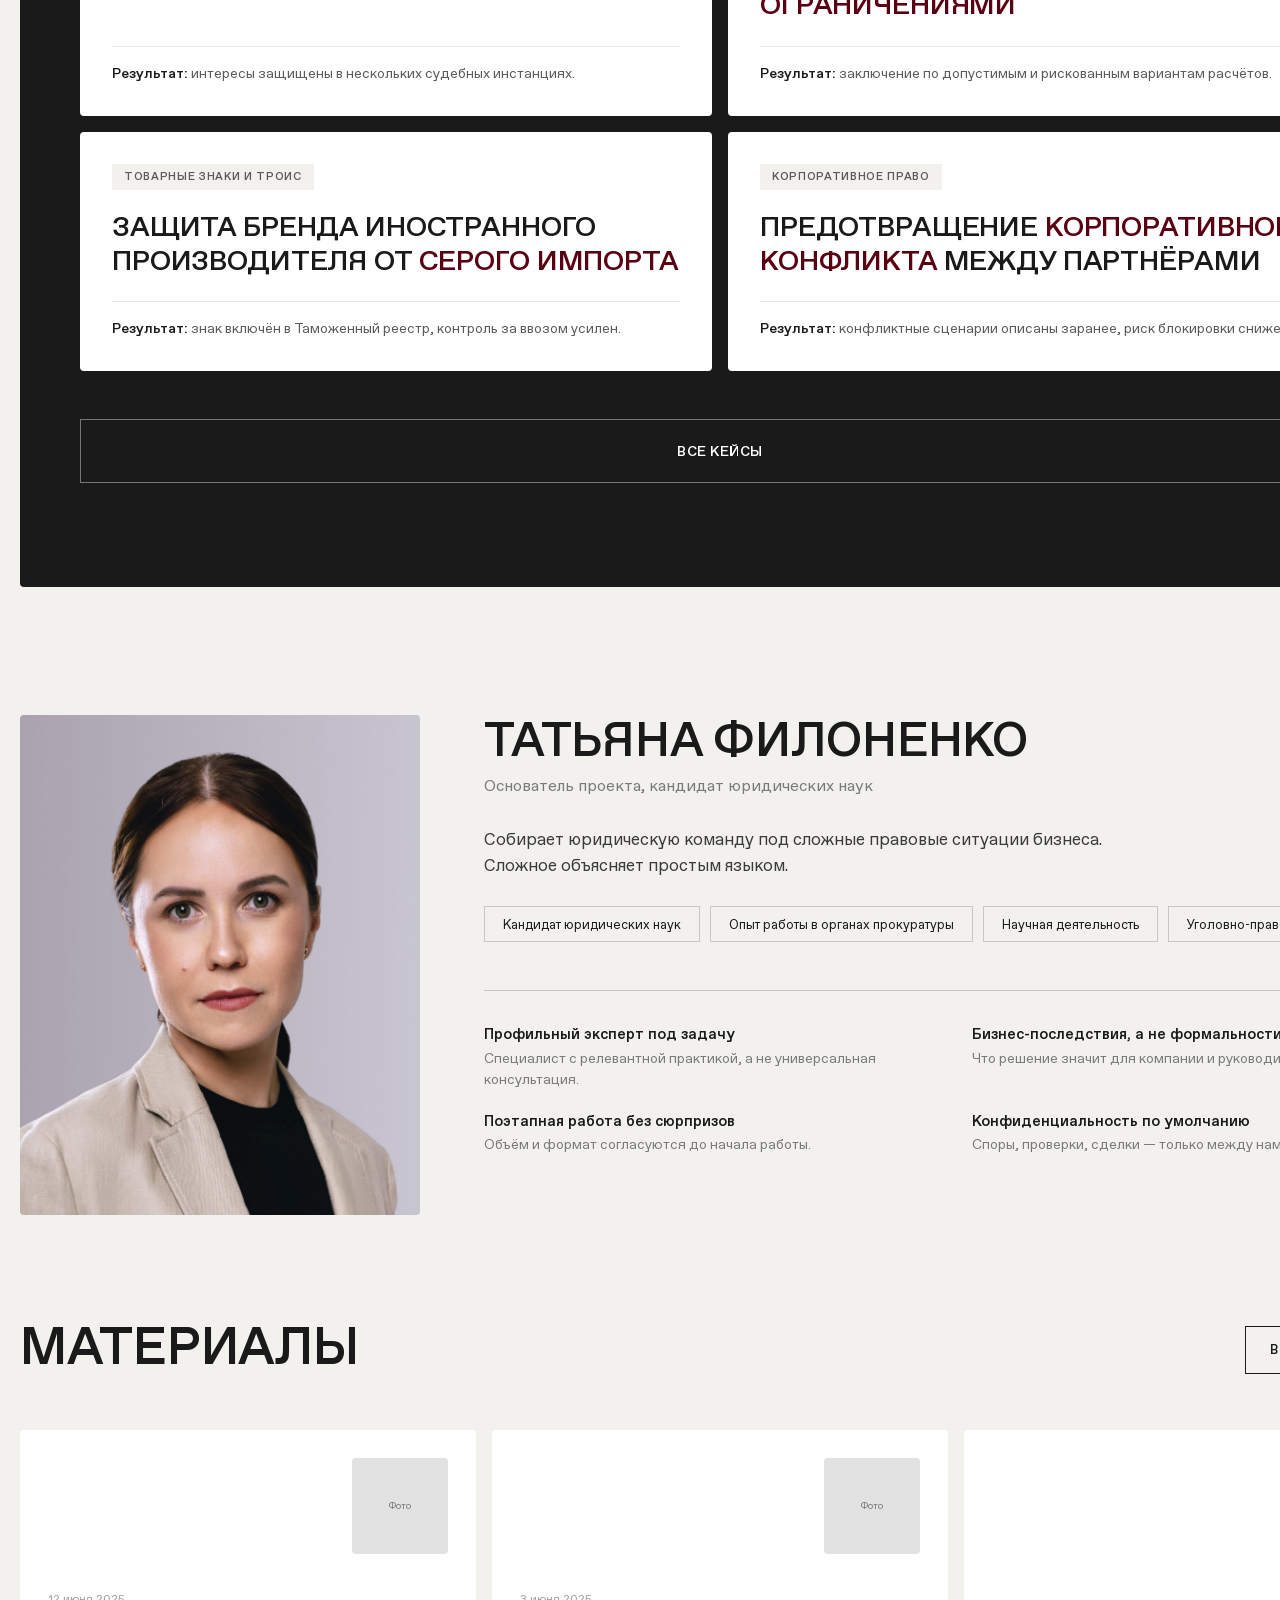
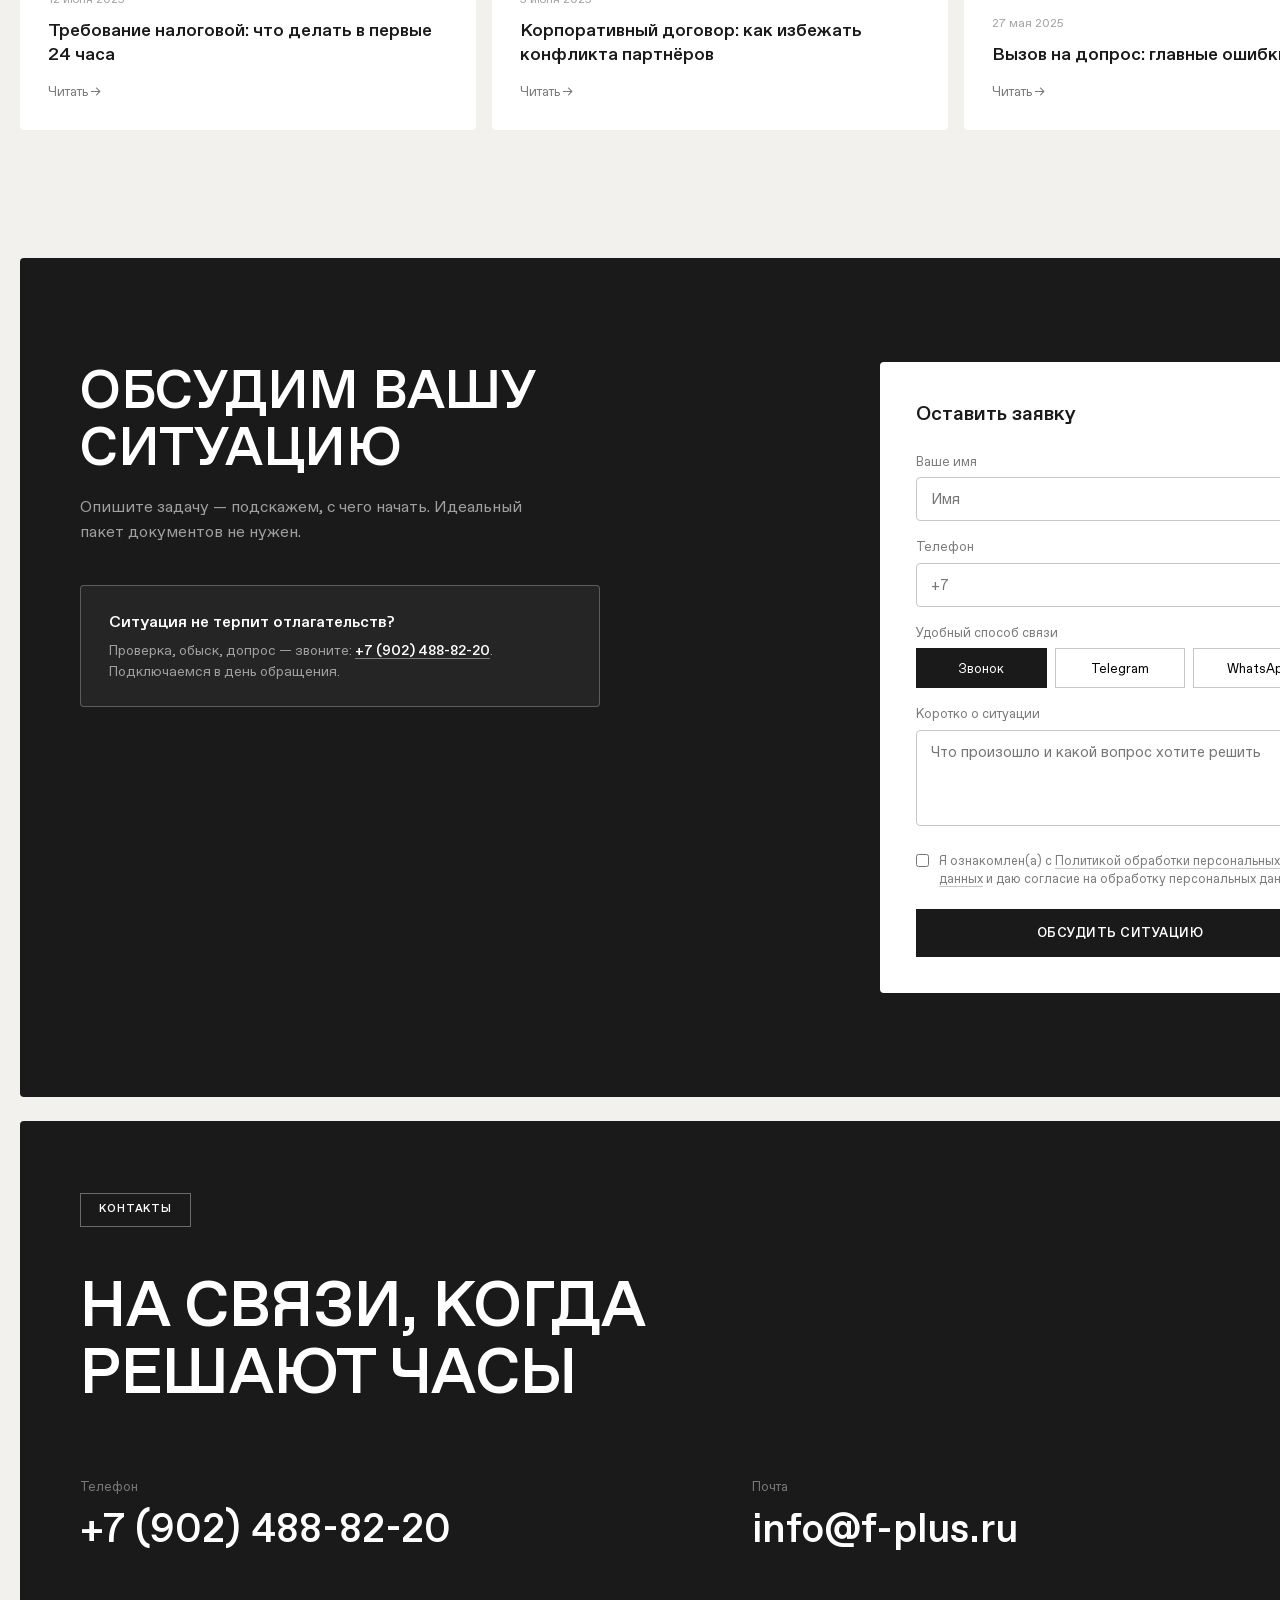
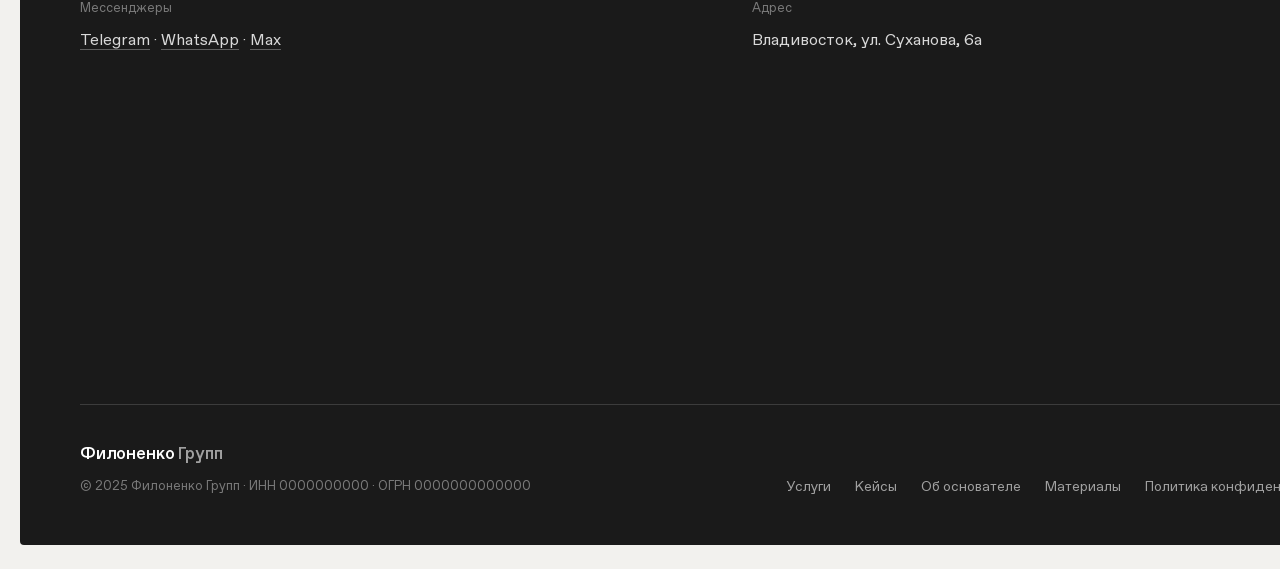
<file: hero-v2.html>
<!DOCTYPE html>
<html lang="ru">
<head>
  <meta charset="UTF-8">
  <meta name="viewport" content="width=1440">
  <meta name="robots" content="noindex, nofollow">
  <title>Филоненко Групп — вариант hero</title>
  <link rel="stylesheet" href="style.css?v=2.1">

  <style>
    /* ===== вариант 2 первого блока ===== */
    .header-v2 {
      position: absolute;
      top: 0;
      left: 0;
      right: 0;
      z-index: 100;
      display: flex;
      align-items: center;
      justify-content: space-between;
      padding: 24px 40px;
    }

    .header-v2 .logo {
      color: #fff;
      font-size: 18px;
    }

    .header-v2 .logo span {
      color: rgba(255, 255, 255, 0.55);
    }

    .hv2-right {
      display: flex;
      align-items: center;
      gap: 8px;
    }

    .hv2-nav {
      display: flex;
      align-items: center;
      height: 56px;
      margin-right: 12px;
    }

    .hv2-nav-link {
      display: inline-flex;
      align-items: center;
      gap: 7px;
      padding: 0 14px;
      font-family: inherit;
      font-size: 13px;
      font-weight: 500;
      text-transform: uppercase;
      letter-spacing: 0.04em;
      color: #fff;
      background: none;
      border: none;
      cursor: pointer;
      transition: color 0.2s ease;
    }

    .hv2-nav-link:hover {
      color: rgba(255, 255, 255, 0.6);
    }

    .hv2-phone {
      display: flex;
      align-items: center;
      height: 56px;
      padding: 0 20px;
      background: transparent;
      border: 1px solid rgba(255, 255, 255, 0.3);
      border-radius: 4px;
      color: #fff;
      font-size: 14px;
      font-weight: 500;
      white-space: nowrap;
      transition: border-color 0.2s ease;
    }

    .hv2-phone:hover {
      border-color: #fff;
    }

    .hv2-icon,
    .hv2-lang {
      display: inline-flex;
      align-items: center;
      justify-content: center;
      gap: 6px;
      height: 56px;
      padding: 0 18px;
      font-family: inherit;
      font-size: 13px;
      font-weight: 500;
      color: #fff;
      background: transparent;
      border: 1px solid rgba(255, 255, 255, 0.3);
      border-radius: 4px;
      cursor: pointer;
      transition: border-color 0.2s ease;
    }

    .hv2-icon:hover,
    .hv2-lang:hover {
      border-color: #fff;
    }

    .hv2-cta {
      display: flex;
      align-items: center;
      height: 56px;
      padding: 0 22px;
      background: transparent;
      border: 1px solid rgba(255, 255, 255, 0.3);
      color: #fff;
      border-radius: 4px;
      font-size: 13px;
      font-weight: 500;
      text-transform: uppercase;
      letter-spacing: 0.04em;
      transition: border-color 0.2s ease, background 0.2s ease;
    }

    .hv2-cta:hover {
      border-color: #fff;
      background: rgba(255, 255, 255, 0.08);
    }

    .hv2-burger-wrap {
      position: relative;
    }

    .hv2-burger {
      display: inline-flex;
      flex-direction: column;
      align-items: center;
      justify-content: center;
      gap: 4px;
      width: 56px;
      height: 56px;
      background: transparent;
      border: 1px solid rgba(255, 255, 255, 0.3);
      border-radius: 4px;
      cursor: pointer;
      transition: border-color 0.2s ease;
    }

    .hv2-burger:hover {
      border-color: #fff;
    }

    .hv2-burger span {
      display: block;
      width: 18px;
      height: 1.5px;
      background: #fff;
    }

    .hv2-menu {
      position: absolute;
      top: calc(100% + 8px);
      right: 0;
      display: none;
      flex-direction: column;
      min-width: 220px;
      padding: 8px;
      background: #fff;
      border-radius: 4px;
      box-shadow: 0 12px 32px rgba(0, 0, 0, 0.18);
    }

    .hv2-menu.is-open {
      display: flex;
    }

    .hv2-menu a {
      padding: 12px 14px;
      font-size: 13px;
      font-weight: 500;
      text-transform: uppercase;
      letter-spacing: 0.04em;
      color: #1A1A1A;
      border-radius: 4px;
      transition: background 0.15s ease;
    }

    .hv2-menu a:hover {
      background: #F2F1EE;
    }

    .hero-v2 {
      position: relative;
      display: flex;
      flex-direction: column;
      min-height: 100vh;
      padding: 190px 40px 48px;
      color: #fff;
      /* фон: подставить картинку — background: url('img/hero.jpg') center / cover no-repeat; */
      background: #161616;
    }

    .hero-v2__content {
      display: flex;
      flex-direction: column;
      justify-content: flex-end;
      flex: 1;
    }

    .hero-v2__eyebrow {
      font-size: 11px;
      font-weight: 500;
      text-transform: uppercase;
      letter-spacing: 0.12em;
      color: rgba(255, 255, 255, 0.45);
      margin-bottom: 28px;
    }

    .hero-v2__title {
      font-size: 64px;
      font-weight: 500;
      line-height: 1.06;
      letter-spacing: -0.01em;
      text-transform: uppercase;
      max-width: 1080px;
    }

    .hero-v2__bottom {
      margin-top: 56px;
    }

    .hero-v2__desc {
      max-width: 860px;
      font-size: 17px;
      line-height: 1.5;
      color: rgba(255, 255, 255, 0.85);
      margin-bottom: 32px;
    }

    .hero-v2__actions {
      display: flex;
      gap: 12px;
    }

    .hero-v2__btn-main {
      height: 72px;
      min-width: 400px;
      padding: 0 30px 0 34px;
      font-size: 15px;
      justify-content: space-between;
      gap: 20px;
      overflow: hidden;
      background: var(--accent);
      color: #fff;
    }

    .hero-v2__btn-main:hover {
      background: #7A0018;
    }

    .hero-v2__btn-main svg {
      flex-shrink: 0;
      opacity: 0.6;
      transition: transform 0.2s ease;
    }

    .hero-v2__btn-main:hover svg {
      transform: rotate(45deg);
    }

    .hero-v2__btn-sec {
      height: 72px;
      padding: 0 40px;
      font-size: 15px;
    }
  </style>
</head>
<body>

  <!-- ===== HERO V2: шапка поверх фона, контент к низу ===== -->
  <section class="hero-v2">
    <header class="header-v2">
      <a href="#" class="logo">Филоненко <span>Групп</span></a>
      <div class="hv2-right">
        <nav class="hv2-nav">
          <button type="button" class="hv2-nav-link">Для бизнеса
            <svg width="10" height="10" viewBox="0 0 12 12" fill="none"><line x1="0" y1="6" x2="12" y2="6" stroke="currentColor" stroke-width="1.5"/><line x1="6" y1="0" x2="6" y2="12" stroke="currentColor" stroke-width="1.5"/></svg>
          </button>
          <button type="button" class="hv2-nav-link">Частным лицам
            <svg width="10" height="10" viewBox="0 0 12 12" fill="none"><line x1="0" y1="6" x2="12" y2="6" stroke="currentColor" stroke-width="1.5"/><line x1="6" y1="0" x2="6" y2="12" stroke="currentColor" stroke-width="1.5"/></svg>
          </button>
        </nav>
        <a href="tel:+79024888220" class="hv2-phone">+7 (902) 488-82-20</a>
        <button type="button" class="hv2-icon" aria-label="Поиск">
          <svg width="16" height="16" viewBox="0 0 24 24" fill="none" stroke="currentColor" stroke-width="1.5" stroke-linecap="round" stroke-linejoin="round"><circle cx="11" cy="11" r="7"/><line x1="16.5" y1="16.5" x2="22" y2="22"/></svg>
        </button>
        <button type="button" class="hv2-lang">RU
          <svg width="10" height="10" viewBox="0 0 12 12" fill="none" style="opacity:.5;"><polyline points="2 4 6 8 10 4" stroke="currentColor" stroke-width="1.5" stroke-linecap="round" stroke-linejoin="round"/></svg>
        </button>
        <a href="#contact" class="hv2-cta">Обсудить ситуацию</a>
        <div class="hv2-burger-wrap">
          <button type="button" class="hv2-burger" id="hv2Burger" aria-label="Меню">
            <span></span><span></span><span></span>
          </button>
          <div class="hv2-menu" id="hv2Menu">
            <a href="#blog">Блог</a>
            <a href="#founder">О компании</a>
            <a href="#contact">Контакты</a>
          </div>
        </div>
      </div>
    </header>
    <div class="hero-v2__content">
      <div class="hero-v2__eyebrow">Сделки · ВЭД · Налоги · Суды · Уголовно-правовая защита</div>
      <h1 class="hero-v2__title">Юридическая <span class="hero__title-mark">поддержка бизнеса</span><span class="hero__title-dim">, где важны опыт и&nbsp;результат</span></h1>
      <div class="hero-v2__bottom">
        <p class="hero-v2__desc">Разбираем ситуацию целиком — документы, факты, риски. Под задачу подключаем профильного эксперта.</p>
        <div class="hero-v2__actions">
          <a href="#contact" class="btn hero-v2__btn-main">
            <span class="btn__rotator">
              <span class="btn__rotator-track">
                <span>Задать вопрос юристу</span>
                <span>Понять, с чего начать</span>
                <span>Обсудить задачу</span>
                <span>Проверить риски</span>
                <span>Получить мнение юриста</span>
                <span>Узнать, можем ли помочь</span>
                <span>Описать ситуацию</span>
                <span>Начать с консультации</span>
                <span>Получить первичную оценку</span>
                <span>Написать юристу</span>
                <span aria-hidden="true">Задать вопрос юристу</span>
              </span>
            </span>
            <svg xmlns="http://www.w3.org/2000/svg" width="14" height="14" viewBox="0 0 12 12" fill="none" aria-hidden="true"><line x1="2" y1="9.58579" x2="8.58579" y2="3" stroke="currentColor" stroke-width="2" stroke-linecap="round"/><path d="M3.53845 2H9.53845V8" stroke="currentColor" stroke-width="2" stroke-linecap="round" stroke-linejoin="round"/></svg>
          </a>
          <a href="#services" class="btn btn--light hero-v2__btn-sec">Услуги</a>
        </div>
      </div>
    </div>
  </section>

  <!-- ===== SERVICES ===== -->
  <section class="section" id="services">
    <div class="container">
      <div class="services-list">
        <div class="eyebrow services-list__eyebrow">( Услуги )</div>
        <div class="svc">
          <h3 class="svc__title">Корпоративное право и&nbsp;сделки<sup>( 01 )</sup></h3>
          <p class="svc__desc">Структурирование бизнеса, корпоративные договоры, сделки с долями и акциями, выход из бизнеса, совместные проекты, M&A и юридическая проверка компаний перед покупкой.</p>
        </div>
        <div class="svc">
          <h3 class="svc__title">Договоры и&nbsp;правовая обвязка<sup>( 02 )</sup></h3>
          <p class="svc__desc">Разработка, анализ и согласование договоров: поставка, подряд, услуги, аренда, залог, дистрибуция, лицензии, рамочные договоры и документы для регулярной работы с контрагентами.</p>
        </div>
        <div class="svc">
          <h3 class="svc__title">ВЭД и&nbsp;международные проекты<sup>( 03 )</sup></h3>
          <p class="svc__desc">Сопровождение сделок с иностранными партнёрами: международные поставки, Incoterms, применимое право, порядок разрешения споров, договоры на английском языке и защита интересов при работе с Китаем, Японией, Кореей и другими странами.</p>
        </div>
        <div class="svc">
          <h3 class="svc__title">Налоговые риски и&nbsp;проверки<sup>( 04 )</sup></h3>
          <p class="svc__desc">Анализ налоговой модели бизнеса, ответы на требования ФНС, сопровождение проверок, оценка рисков дробления, взаимодействие с банками по 115-ФЗ и помощь в спорных ситуациях.</p>
        </div>
        <div class="svc">
          <h3 class="svc__title">Уголовно-правовая защита<sup>( 05 )</sup></h3>
          <p class="svc__desc">Защита руководителей, собственников и должностных лиц при доследственных проверках, допросах, обысках и обвинениях — в том числе когда коммерческий спор перерастает в уголовное преследование.</p>
        </div>
        <div class="svc">
          <h3 class="svc__title">Суды и&nbsp;коммерческие споры<sup>( 06 )</sup></h3>
          <p class="svc__desc">Представление интересов бизнеса в арбитражных и гражданских судах: взыскание задолженности, договорные споры, корпоративные конфликты и споры с иностранными контрагентами.</p>
        </div>
        <div class="services__extra">
          <a href="#contact" class="chip">Товарные знаки и ТРОИС</a>
          <a href="#contact" class="chip">Недвижимость и земля</a>
          <a href="#contact" class="chip">Трудовое право</a>
          <a href="#contact" class="chip">Абонентское сопровождение</a>
        </div>
        <a href="#contact" class="btn btn--dark services-list__cta">Обсудить задачу</a>
      </div>
    </div>
  </section>

  <!-- ===== PRIVATE TEASER ===== -->
  <section class="section" style="padding-top: 0;">
    <div class="container">
      <div class="private">
        <div>
          <h2 class="private__title">Частным лицам</h2>
          <p class="private__text"><b>Срочный выезд адвоката</b> — задержания, допросы, обыски, ДТП с тяжкими последствиями, защита потерпевших.</p>
        </div>
        <a href="#contact" class="btn btn--light">Записаться</a>
      </div>
    </div>
  </section>

  <!-- ===== SITUATIONS ===== -->
  <section class="section section--white">
    <div class="container">
      <div class="situations">
        <div class="situations__left">
          <div class="eyebrow">Ситуации</div>
          <h2 class="display display--md">Когда к нам<br>обращаются</h2>
          <p class="situations__desc">Шесть типовых поводов обратиться — от требования ФНС до уголовного преследования.</p>
          <a href="#contact" class="btn btn--dark">Обсудить ситуацию</a>
        </div>
        <div class="situations__list">
          <div class="acc">
            <div class="acc__head">
              <span class="acc__num">01</span>
              <span class="acc__title">Налоговая проверка</span>
              </div>
            <div class="acc__body"><div class="acc__body-inner">
              <p>Требование или акт ФНС — непонятно, насколько всё серьёзно и что делать прямо сейчас.</p>
            </div></div>
          </div>
          <div class="acc">
            <div class="acc__head">
              <span class="acc__num">02</span>
              <span class="acc__title">Корпоративный конфликт</span>
              </div>
            <div class="acc__body"><div class="acc__body-inner">
              <p>Разногласия с партнёром, угроза захвата компании, выход из бизнеса.</p>
            </div></div>
          </div>
          <div class="acc">
            <div class="acc__head">
              <span class="acc__num">03</span>
              <span class="acc__title">Рискованная сделка</span>
              </div>
            <div class="acc__body"><div class="acc__body-inner">
              <p>Покупка бизнеса, инвестор, стратегический договор — нужна юридическая чистота.</p>
            </div></div>
          </div>
          <div class="acc">
            <div class="acc__head">
              <span class="acc__num">04</span>
              <span class="acc__title">Трудовой спор</span>
              </div>
            <div class="acc__body"><div class="acc__body-inner">
              <p>Увольнение ключевого сотрудника, претензия бывшего директора, трудовая инспекция.</p>
            </div></div>
          </div>
          <div class="acc">
            <div class="acc__head">
              <span class="acc__num">05</span>
              <span class="acc__title">Долги и взыскания</span>
              </div>
            <div class="acc__body"><div class="acc__body-inner">
              <p>Контрагент не платит, исполнительные производства, субсидиарная ответственность, банкротство.</p>
            </div></div>
          </div>
          <div class="acc">
            <div class="acc__head">
              <span class="acc__num">06</span>
              <span class="acc__title">Административное давление</span>
              </div>
            <div class="acc__body"><div class="acc__body-inner">
              <p>Проверки прокуратуры, Роспотребнадзора, полиции. Уголовное преследование руководителя.</p>
            </div></div>
          </div>
        </div>
      </div>
    </div>
  </section>

  <!-- ===== PROCESS ===== -->
  <section class="section" id="process">
    <div class="container">
      <div class="section-head">
        <h2 class="display display--md">Как мы работаем</h2>
      </div>
      <div class="timeline">
        <div class="tl-step">
          <div class="tl-step__marker"><span class="tl-step__dot">1</span></div>
          <h3 class="tl-step__title">Встреча и разбор ситуации</h3>
          <p class="tl-step__text">Начнём с того, что есть: договор, требование, переписка. После встречи ясно, насколько всё серьёзно и какой шаг следующий.</p>
        </div>
        <div class="tl-step">
          <div class="tl-step__marker"><span class="tl-step__dot">2</span></div>
          <h3 class="tl-step__title">Дорожная карта</h3>
          <p class="tl-step__text">Для сложных ситуаций — письменный план под задачу: риски, сценарии, документы, формат работы и ориентир по стоимости.</p>
        </div>
        <div class="tl-step">
          <div class="tl-step__marker"><span class="tl-step__dot">3</span></div>
          <h3 class="tl-step__title">Работа в нужном формате</h3>
          <p class="tl-step__text">Консультация, сопровождение сделки, спора или проверки, абонентская поддержка. Объём и этапы согласуем до начала.</p>
        </div>
      </div>
      <div class="process__note">
        <p class="process__note-text"><b>Честно оцениваем перспективы</b> — и прямо говорим, если сценарий слабый.</p>
        <a href="#contact" class="btn btn--outline">Договориться о встрече</a>
      </div>
    </div>
  </section>

  <!-- ===== QUOTE ===== -->
  <section class="section section--white">
    <div class="container">
      <div class="quote__mark">«</div>
      <blockquote class="quote">Помогаем бизнесу принимать точные юридические решения — от&nbsp;договоров и&nbsp;проверок до&nbsp;уголовно-правовых рисков и&nbsp;международных проектов</blockquote>
      <div class="quote__author">
        <img class="quote__avatar" src="img/imgi_50_Frame_6q3.jpg" alt="Татьяна Филоненко">
        <div>
          <div class="quote__name">Татьяна Филоненко</div>
          <div class="quote__role">Основатель, кандидат юридических наук</div>
        </div>
      </div>
    </div>
  </section>

  <!-- ===== CASES ===== -->
  <section class="section section--dark" id="cases">
    <div class="container">
      <div class="section-head">
        <h2 class="display">Кейсы</h2>
      </div>
      <div class="cases__grid">
        <div class="case-card">
          <span class="case-card__tag">Международные споры</span>
          <h3 class="case-card__title"><span>Защита иностранной компании</span> в российском арбитраже</h3>
          <p class="case-card__result"><b>Результат:</b> интересы защищены в нескольких судебных инстанциях.</p>
        </div>
        <div class="case-card">
          <span class="case-card__tag">Санкционное регулирование</span>
          <h3 class="case-card__title">Выход иностранного инвестора под <span>контрсанкционными ограничениями</span></h3>
          <p class="case-card__result"><b>Результат:</b> заключение по допустимым и рискованным вариантам расчётов.</p>
        </div>
        <div class="case-card">
          <span class="case-card__tag">Товарные знаки и ТРОИС</span>
          <h3 class="case-card__title">Защита бренда иностранного производителя от <span>серого импорта</span></h3>
          <p class="case-card__result"><b>Результат:</b> знак включён в Таможенный реестр, контроль за ввозом усилен.</p>
        </div>
        <div class="case-card">
          <span class="case-card__tag">Корпоративное право</span>
          <h3 class="case-card__title">Предотвращение <span>корпоративного конфликта</span> между партнёрами</h3>
          <p class="case-card__result"><b>Результат:</b> конфликтные сценарии описаны заранее, риск блокировки снижен.</p>
        </div>
      </div>
      <a href="#" class="btn btn--ghost cases__more">Все кейсы</a>
    </div>
  </section>

  <!-- ===== FOUNDER ===== -->
  <section class="section" id="founder">
    <div class="container">
      <div class="founder">
        <img class="founder__photo" src="img/imgi_50_Frame_6q3.jpg" alt="Татьяна Филоненко">
        <div>
          <h2 class="founder__name">Татьяна Филоненко</h2>
          <p class="founder__role">Основатель проекта, кандидат юридических наук</p>
          <p class="founder__bio">Собирает юридическую команду под сложные правовые ситуации бизнеса. Сложное объясняет простым языком.</p>
          <div class="founder__creds">
            <span class="chip">Кандидат юридических наук</span>
            <span class="chip">Опыт работы в органах прокуратуры</span>
            <span class="chip">Научная деятельность</span>
            <span class="chip">Уголовно-правовая практика</span>
          </div>
          <div class="founder__values">
            <div>
              <div class="founder__value-title">Профильный эксперт под задачу</div>
              <div class="founder__value-text">Специалист с релевантной практикой, а не универсальная консультация.</div>
            </div>
            <div>
              <div class="founder__value-title">Бизнес-последствия, а не формальности</div>
              <div class="founder__value-text">Что решение значит для компании и руководителя.</div>
            </div>
            <div>
              <div class="founder__value-title">Поэтапная работа без сюрпризов</div>
              <div class="founder__value-text">Объём и формат согласуются до начала работы.</div>
            </div>
            <div>
              <div class="founder__value-title">Конфиденциальность по умолчанию</div>
              <div class="founder__value-text">Споры, проверки, сделки — только между нами.</div>
            </div>
          </div>
        </div>
      </div>
    </div>
  </section>

  <!-- ===== BLOG ===== -->
  <section class="section" style="padding-top: 0;" id="blog">
    <div class="container">
      <div class="section-head">
        <h2 class="display display--md">Материалы</h2>
        <a href="#" class="btn btn--outline">Все материалы</a>
      </div>
      <div class="blog__grid">
        <a href="#" class="blog-card">
          <div class="blog-card__img">Фото</div>
          <div class="blog-card__date">12 июня 2025</div>
          <h3 class="blog-card__title">Требование налоговой: что делать в первые 24 часа</h3>
          <div class="blog-card__more">Читать →</div>
        </a>
        <a href="#" class="blog-card">
          <div class="blog-card__img">Фото</div>
          <div class="blog-card__date">3 июня 2025</div>
          <h3 class="blog-card__title">Корпоративный договор: как избежать конфликта партнёров</h3>
          <div class="blog-card__more">Читать →</div>
        </a>
        <a href="#" class="blog-card">
          <div class="blog-card__img">Фото</div>
          <div class="blog-card__date">27 мая 2025</div>
          <h3 class="blog-card__title">Вызов на допрос: главные ошибки бизнеса</h3>
          <div class="blog-card__more">Читать →</div>
        </a>
      </div>
    </div>
  </section>

  <!-- ===== CONTACT ===== -->
  <section class="section section--dark" id="contact">
    <div class="container">
      <div class="contact">
        <div>
          <h2 class="contact__title">Обсудим вашу ситуацию</h2>
          <p class="contact__desc">Опишите задачу — подскажем, с чего начать. Идеальный пакет документов не нужен.</p>
          <div class="contact__urgent">
            <div class="contact__urgent-title">Ситуация не терпит отлагательств?</div>
            <p class="contact__urgent-text">Проверка, обыск, допрос — звоните: <a href="tel:+79024888220">+7 (902) 488-82-20</a>. Подключаемся в день обращения.</p>
          </div>
        </div>
        <form class="form" id="contactForm">
          <h3 class="form__title">Оставить заявку</h3>
          <div class="form__row">
            <label class="form__label" for="fName">Ваше имя</label>
            <input class="form__input" id="fName" type="text" placeholder="Имя">
          </div>
          <div class="form__row">
            <label class="form__label" for="fPhone">Телефон</label>
            <input class="form__input" id="fPhone" type="tel" placeholder="+7">
          </div>
          <div class="form__row">
            <label class="form__label">Удобный способ связи</label>
            <div class="form__channels">
              <button type="button" class="form__channel is-active">Звонок</button>
              <button type="button" class="form__channel">Telegram</button>
              <button type="button" class="form__channel">WhatsApp</button>
            </div>
          </div>
          <div class="form__row">
            <label class="form__label" for="fText">Коротко о ситуации</label>
            <textarea class="form__textarea" id="fText" placeholder="Что произошло и какой вопрос хотите решить"></textarea>
          </div>
          <label class="form__consent">
            <input type="checkbox">
            <span>Я ознакомлен(а) с <a href="#">Политикой обработки персональных данных</a> и даю согласие на обработку персональных данных</span>
          </label>
          <button type="submit" class="btn btn--dark">Обсудить ситуацию</button>
          <div class="form__done" id="formDone">Спасибо! Мы свяжемся с вами в ближайшее время.</div>
        </form>
      </div>
    </div>
  </section>

  <!-- ===== FOOTER ===== -->
  <footer class="footer">
    <div class="container">
      <div class="eyebrow footer__eyebrow">Контакты</div>
      <h2 class="footer__title">На связи, когда<br>решают часы</h2>
      <div class="footer__grid">
        <div class="footer__col">
          <div class="footer__label">Телефон</div>
          <a class="footer__big" href="tel:+79024888220">+7 (902) 488-82-20</a>
          <div class="footer__label">Мессенджеры</div>
          <div class="footer__msgrs"><a href="#">Telegram</a> · <a href="#">WhatsApp</a> · <a href="#">Max</a></div>
        </div>
        <div class="footer__col">
          <div class="footer__label">Почта</div>
          <a class="footer__big" href="mailto:info@f-plus.ru">info@f-plus.ru</a>
          <div class="footer__label">Адрес</div>
          <div class="footer__address">Владивосток, ул. Суханова, 6а</div>
          <iframe class="footer__map" src="https://yandex.ru/map-widget/v1/?text=%D0%92%D0%BB%D0%B0%D0%B4%D0%B8%D0%B2%D0%BE%D1%81%D1%82%D0%BE%D0%BA%2C%20%D1%83%D0%BB%D0%B8%D1%86%D0%B0%20%D0%A1%D1%83%D1%85%D0%B0%D0%BD%D0%BE%D0%B2%D0%B0%206%D0%B0&z=16" loading="lazy" title="Карта: Владивосток, ул. Суханова, 6а"></iframe>
        </div>
      </div>
      <div class="footer__bottom">
        <div>
          <a href="#" class="logo">Филоненко <span>Групп</span></a>
          <div class="footer__meta">© 2025 Филоненко Групп · ИНН 0000000000 · ОГРН 0000000000000</div>
        </div>
        <nav class="footer__nav">
          <a href="#services">Услуги</a>
          <a href="#cases">Кейсы</a>
          <a href="#founder">Об основателе</a>
          <a href="#blog">Материалы</a>
          <a href="#">Политика конфиденциальности</a>
        </nav>
      </div>
    </div>
  </footer>

  <script>
    // Бургер-меню в шапке
    (function () {
      var burger = document.getElementById('hv2Burger');
      var menu = document.getElementById('hv2Menu');
      burger.addEventListener('click', function (e) {
        e.stopPropagation();
        menu.classList.toggle('is-open');
      });
      document.addEventListener('click', function (e) {
        if (!menu.contains(e.target)) menu.classList.remove('is-open');
      });
      menu.querySelectorAll('a').forEach(function (a) {
        a.addEventListener('click', function () { menu.classList.remove('is-open'); });
      });
    })();

    document.querySelectorAll('.form__channels').forEach(function (group) {
      group.addEventListener('click', function (e) {
        var btn = e.target.closest('.form__channel');
        if (!btn) return;
        group.querySelectorAll('.form__channel').forEach(function (b) { b.classList.remove('is-active'); });
        btn.classList.add('is-active');
      });
    });

    document.getElementById('contactForm').addEventListener('submit', function (e) {
      e.preventDefault();
      document.getElementById('formDone').classList.add('is-visible');
    });


  </script>

</body>
</html>
</file>
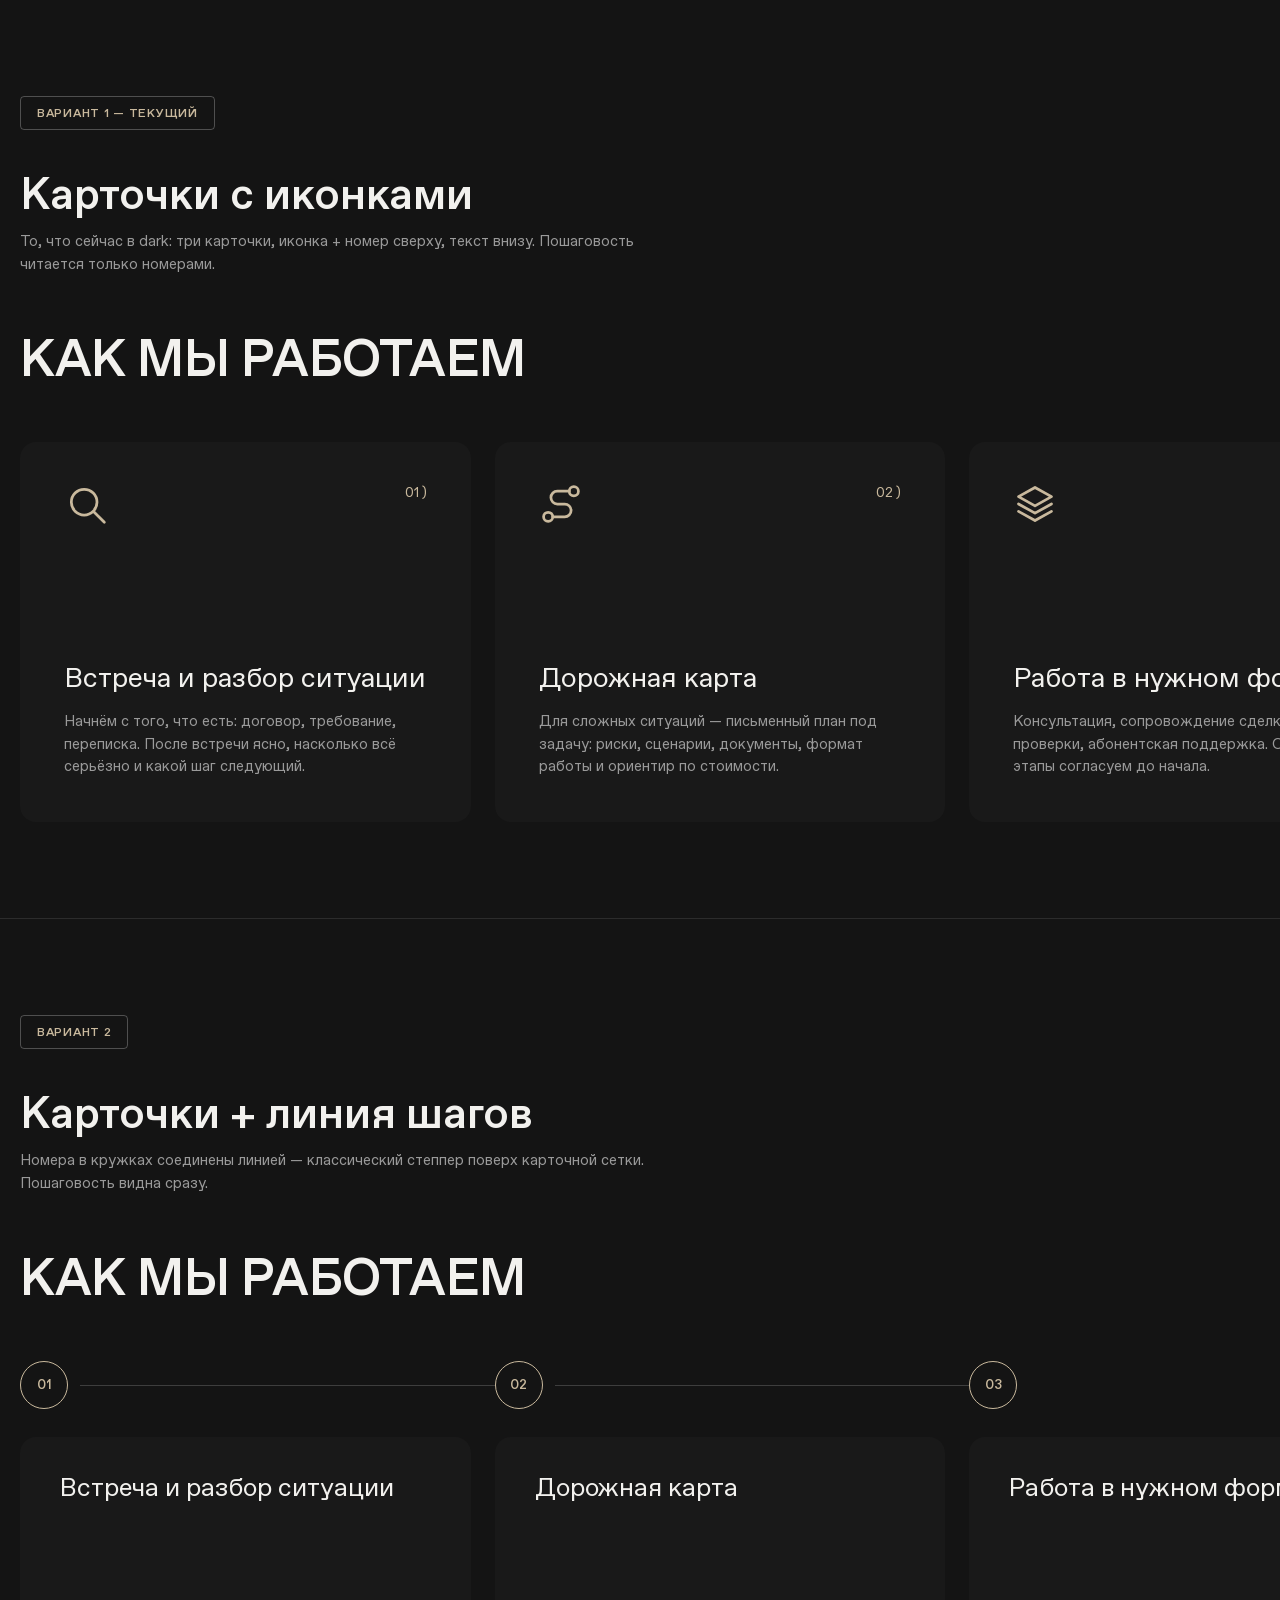
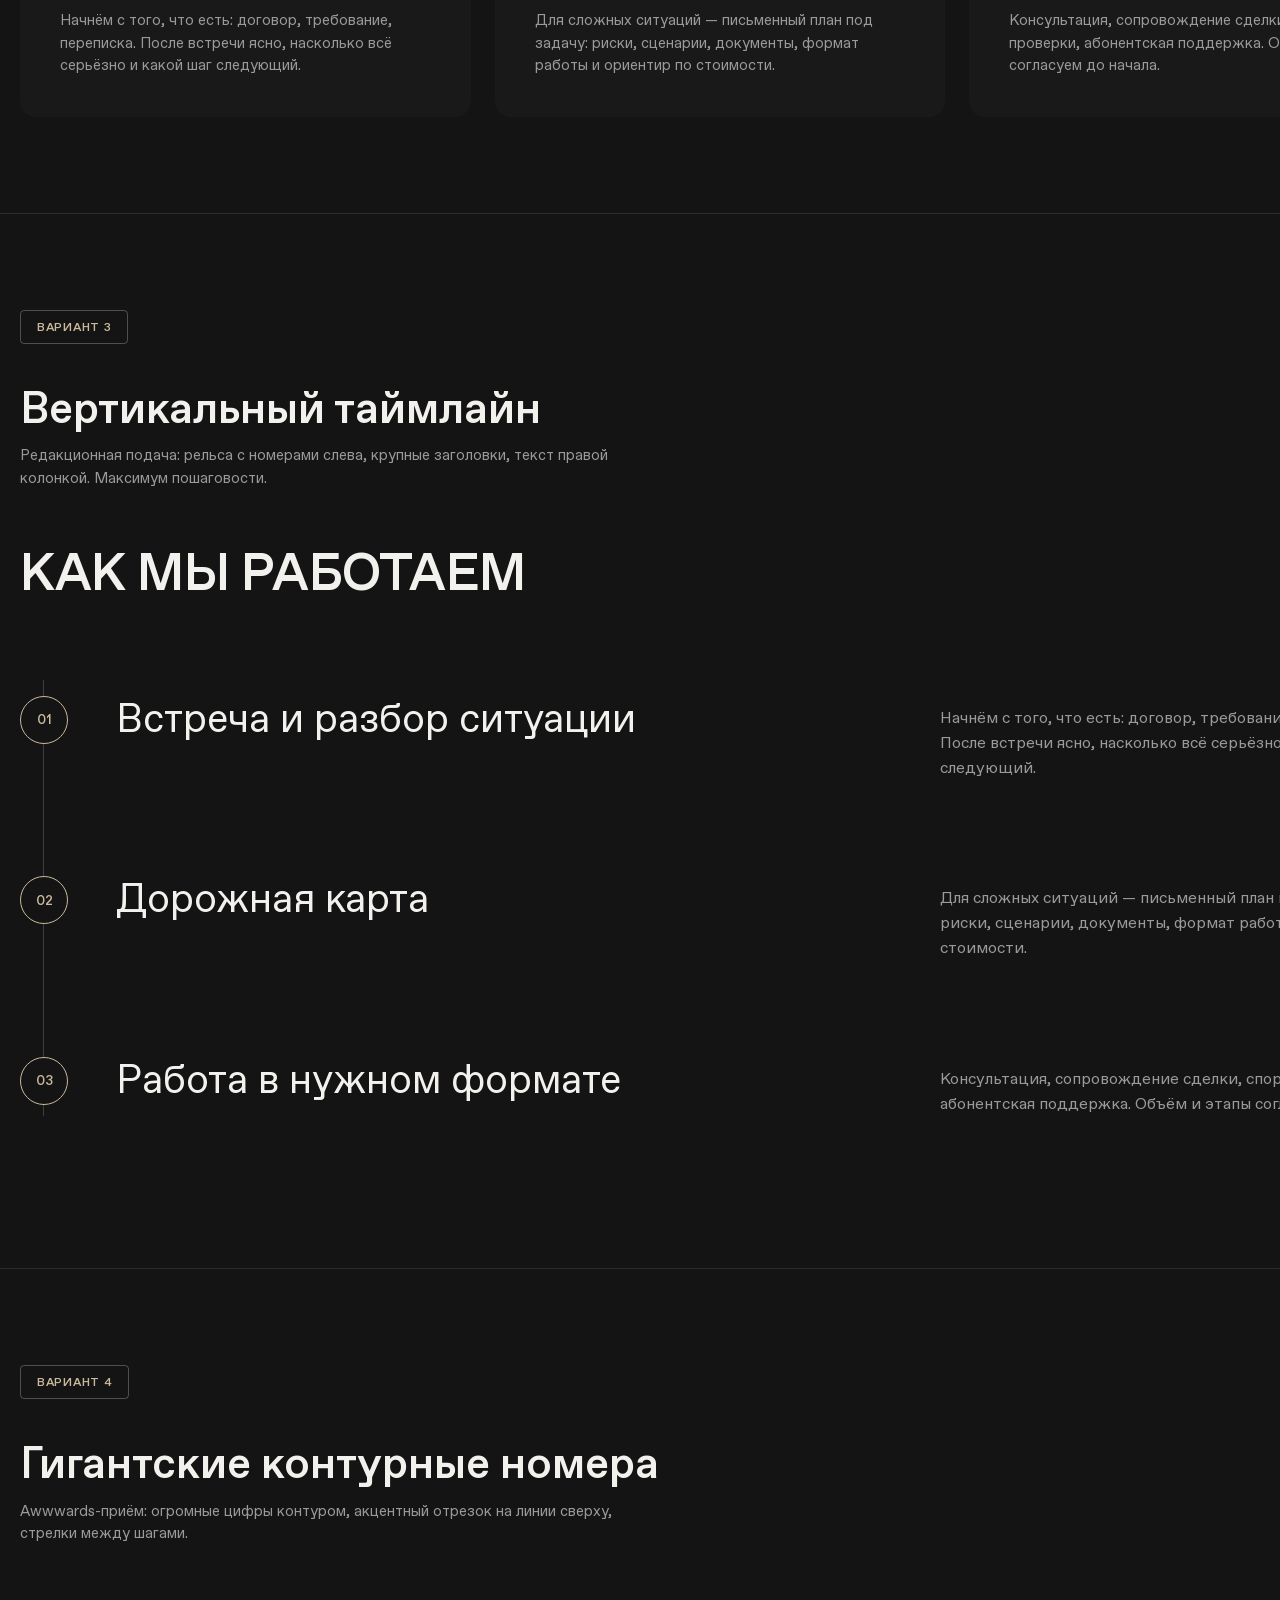
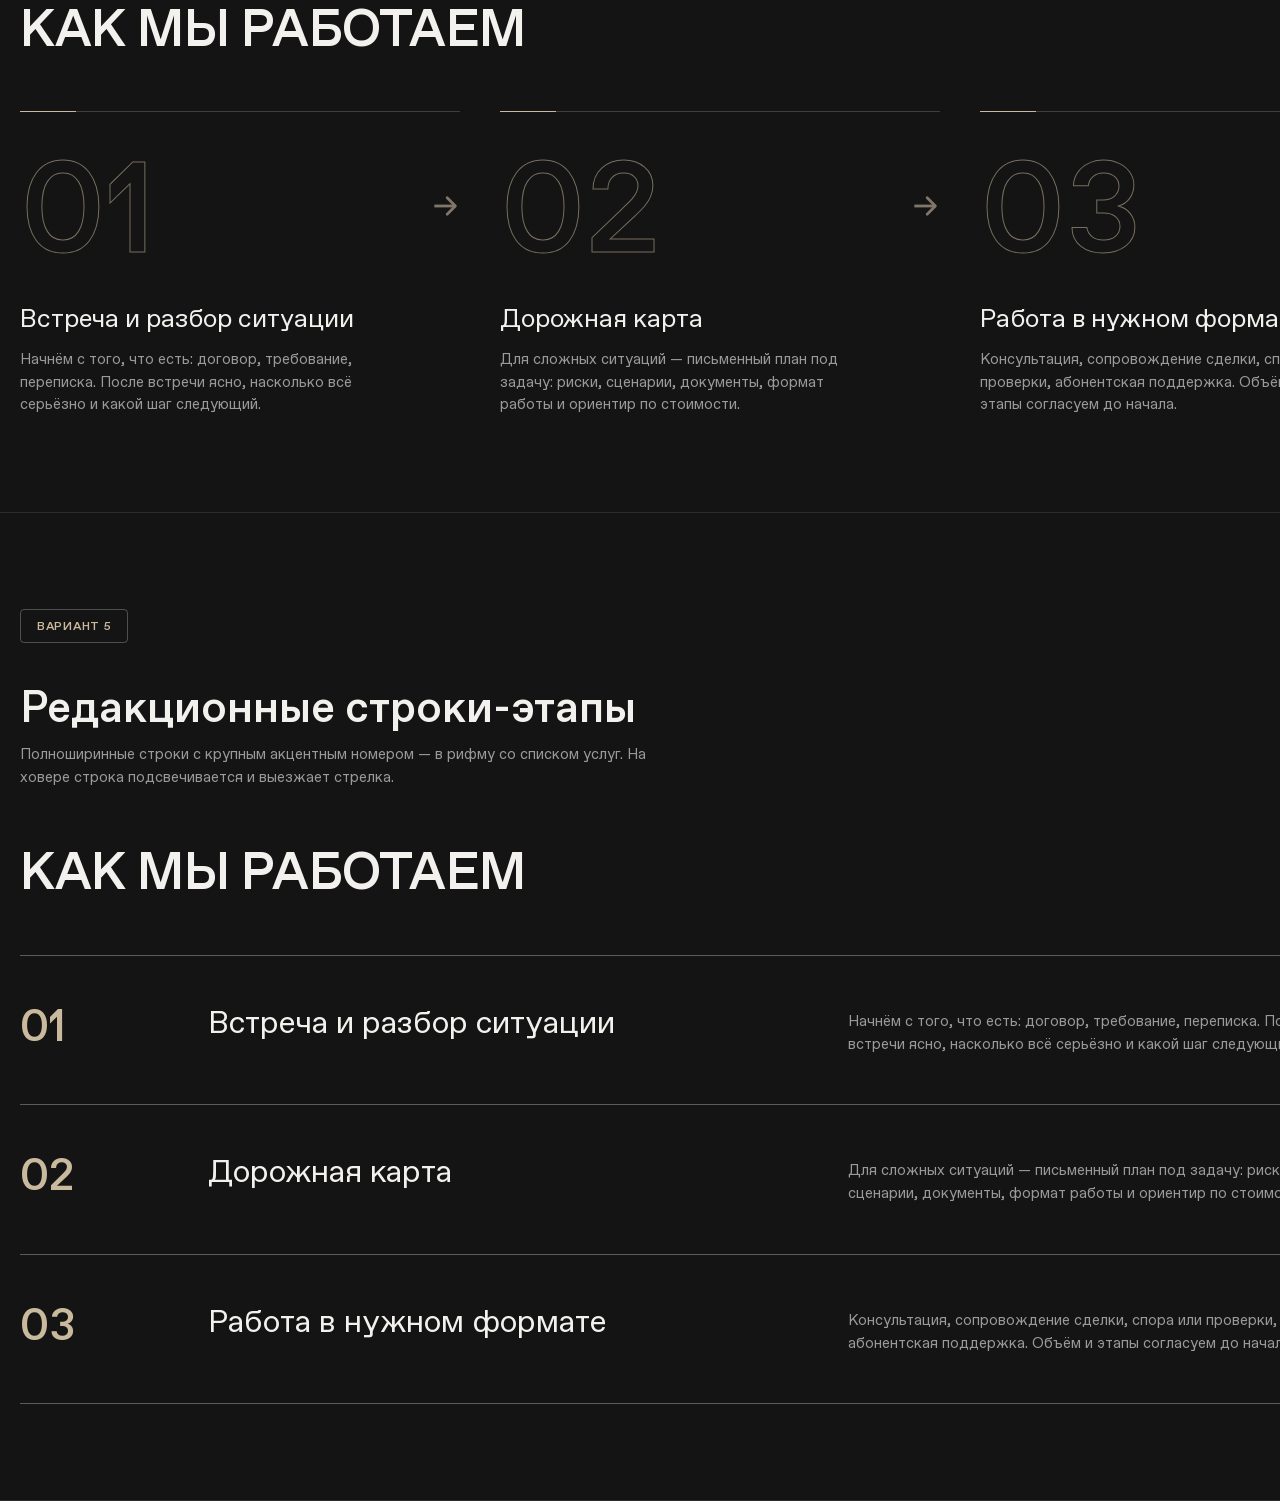
<file: process-variants.html>
<!DOCTYPE html>
<html lang="ru">
<head>
  <meta charset="UTF-8">
  <meta name="viewport" content="width=1440">
  <meta name="robots" content="noindex, nofollow">
  <title>Как мы работаем — варианты вёрстки</title>
  <link rel="stylesheet" href="style.css?v=2.1">
  <style>
    :root {
      --accent: #C9B99D;
    }

    body {
      background: #141414;
      color: #F2F1EE;
    }

    .v-label {
      display: inline-flex;
      align-items: center;
      height: 34px;
      padding: 0 16px;
      border: 1px solid rgba(255, 255, 255, 0.25);
      border-radius: 4px;
      font-size: 12px;
      font-weight: 500;
      text-transform: uppercase;
      letter-spacing: 0.06em;
      color: var(--accent);
      margin-bottom: 40px;
    }

    .v-section {
      padding: 96px 0;
      border-bottom: 1px solid rgba(255, 255, 255, 0.1);
    }

    .v-head {
      font-size: 44px;
      font-weight: 500;
      line-height: 1.1;
      margin-bottom: 12px;
    }

    .v-note {
      font-size: 15px;
      color: #9A9A9A;
      max-width: 640px;
      margin-bottom: 56px;
    }

    .v-display {
      font-size: 52px;
      font-weight: 500;
      line-height: 1.05;
      letter-spacing: -0.005em;
      text-transform: uppercase;
      margin-bottom: 56px;
    }

    /* ============ ВАРИАНТ 1: текущий — карточки с иконками ============ */
    .proc {
      display: grid;
      grid-template-columns: repeat(3, 1fr);
      gap: 24px;
    }

    .proc-card {
      display: flex;
      flex-direction: column;
      min-height: 380px;
      padding: 40px 44px 44px;
      background: #191919;
      border-radius: 16px;
      transition: background 0.25s ease;
    }

    .proc-card:hover {
      background: #1F1F1F;
    }

    .proc-card__top {
      display: flex;
      align-items: flex-start;
      justify-content: space-between;
      margin-bottom: auto;
    }

    .proc-card__icon {
      color: var(--accent);
      transition: transform 0.25s ease;
    }

    .proc-card:hover .proc-card__icon {
      transform: translateY(-4px);
    }

    .proc-card__num {
      font-size: 14px;
      color: var(--accent);
    }

    .proc-card__title {
      margin-top: 48px;
      font-size: 28px;
      font-weight: 400;
      line-height: 1.15;
    }

    .proc-card__text {
      margin-top: 16px;
      font-size: 15px;
      line-height: 1.5;
      color: #9A9A9A;
    }

    /* ============ ВАРИАНТ 2: карточки + линия шагов ============ */
    .p2 {
      display: grid;
      grid-template-columns: repeat(3, 1fr);
      gap: 24px;
    }

    .p2__head {
      position: relative;
      display: flex;
      align-items: center;
      margin-bottom: 28px;
    }

    .p2__dot {
      display: flex;
      align-items: center;
      justify-content: center;
      width: 48px;
      height: 48px;
      border: 1px solid var(--accent);
      border-radius: 50%;
      font-size: 13px;
      font-weight: 500;
      color: var(--accent);
      background: #141414;
      position: relative;
      z-index: 1;
    }

    .p2__head::after {
      content: "";
      position: absolute;
      left: 60px;
      right: -36px;
      top: 50%;
      height: 1px;
      background: rgba(255, 255, 255, 0.18);
    }

    .p2__col:last-child .p2__head::after {
      display: none;
    }

    .p2__card {
      display: flex;
      flex-direction: column;
      min-height: 280px;
      padding: 36px 40px 40px;
      background: #191919;
      border-radius: 16px;
      transition: background 0.25s ease;
    }

    .p2__card:hover {
      background: #1F1F1F;
    }

    .p2__title {
      font-size: 26px;
      font-weight: 400;
      line-height: 1.15;
    }

    .p2__text {
      margin-top: auto;
      padding-top: 24px;
      font-size: 15px;
      line-height: 1.5;
      color: #9A9A9A;
    }

    /* ============ ВАРИАНТ 3: вертикальный таймлайн ============ */
    .p3 {
      position: relative;
      padding-left: 96px;
    }

    .p3::before {
      content: "";
      position: absolute;
      left: 23px;
      top: 24px;
      bottom: 56px;
      width: 1px;
      background: rgba(255, 255, 255, 0.18);
    }

    .p3__row {
      position: relative;
      display: grid;
      grid-template-columns: 1fr 480px;
      gap: 64px;
      align-items: start;
      padding: 40px 0 56px;
    }

    .p3__dot {
      position: absolute;
      left: -96px;
      top: 40px;
      display: flex;
      align-items: center;
      justify-content: center;
      width: 48px;
      height: 48px;
      border: 1px solid var(--accent);
      border-radius: 50%;
      font-size: 13px;
      font-weight: 500;
      color: var(--accent);
      background: #141414;
    }

    .p3__title {
      font-size: 40px;
      font-weight: 400;
      line-height: 1.1;
      max-width: 560px;
    }

    .p3__text {
      font-size: 16px;
      line-height: 1.55;
      color: #9A9A9A;
      padding-top: 10px;
    }

    /* ============ ВАРИАНТ 4: гигантские контурные номера ============ */
    .p4 {
      display: grid;
      grid-template-columns: repeat(3, 1fr);
      gap: 40px;
    }

    .p4__col {
      position: relative;
      padding-top: 32px;
      border-top: 1px solid rgba(255, 255, 255, 0.18);
    }

    .p4__col::before {
      content: "";
      position: absolute;
      top: -1px;
      left: 0;
      width: 56px;
      height: 1px;
      background: var(--accent);
    }

    .p4__num {
      font-size: 128px;
      font-weight: 500;
      line-height: 1;
      color: transparent;
      -webkit-text-stroke: 1px rgba(201, 185, 157, 0.55);
    }

    .p4__arrow {
      position: absolute;
      top: 80px;
      right: 0;
      color: var(--accent);
      opacity: 0.6;
    }

    .p4__title {
      margin-top: 32px;
      font-size: 26px;
      font-weight: 400;
      line-height: 1.15;
    }

    .p4__text {
      margin-top: 14px;
      font-size: 15px;
      line-height: 1.5;
      color: #9A9A9A;
      max-width: 360px;
    }

    /* ============ ВАРИАНТ 5: редакционные строки-этапы ============ */
    .p5 {
      border-top: 1px solid rgba(255, 255, 255, 0.3);
    }

    .p5__row {
      display: grid;
      grid-template-columns: 140px 1fr 480px 44px;
      gap: 48px;
      align-items: start;
      padding: 48px 0;
      border-bottom: 1px solid rgba(255, 255, 255, 0.3);
      transition: background 0.2s ease;
    }

    .p5__row:hover {
      background: rgba(255, 255, 255, 0.02);
    }

    .p5__num {
      font-size: 44px;
      font-weight: 500;
      line-height: 1;
      color: var(--accent);
    }

    .p5__title {
      font-size: 32px;
      font-weight: 400;
      line-height: 1.15;
      max-width: 480px;
    }

    .p5__text {
      font-size: 15px;
      line-height: 1.55;
      color: #9A9A9A;
      padding-top: 6px;
    }

    .p5__arrow {
      color: var(--accent);
      opacity: 0;
      transform: translateX(-8px);
      transition: opacity 0.2s ease, transform 0.2s ease;
      padding-top: 10px;
    }

    .p5__row:hover .p5__arrow {
      opacity: 1;
      transform: translateX(0);
    }
  </style>
</head>
<body>

  <!-- ===== ВАРИАНТ 1 ===== -->
  <section class="v-section">
    <div class="container">
      <div class="v-label">Вариант 1 — текущий</div>
      <h2 class="v-head">Карточки с иконками</h2>
      <p class="v-note">То, что сейчас в dark: три карточки, иконка + номер сверху, текст внизу. Пошаговость читается только номерами.</p>
      <h2 class="v-display">Как мы работаем</h2>
      <div class="proc">
        <div class="proc-card">
          <div class="proc-card__top">
            <svg class="proc-card__icon" width="44" height="44" viewBox="0 0 24 24" fill="none" stroke="currentColor" stroke-width="1.5" stroke-linecap="round" stroke-linejoin="round"><circle cx="11" cy="11" r="7"/><line x1="16.5" y1="16.5" x2="22" y2="22"/></svg>
            <span class="proc-card__num">01 )</span>
          </div>
          <h3 class="proc-card__title">Встреча и разбор ситуации</h3>
          <p class="proc-card__text">Начнём с того, что есть: договор, требование, переписка. После встречи ясно, насколько всё серьёзно и какой шаг следующий.</p>
        </div>
        <div class="proc-card">
          <div class="proc-card__top">
            <svg class="proc-card__icon" width="44" height="44" viewBox="0 0 24 24" fill="none" stroke="currentColor" stroke-width="1.5" stroke-linecap="round" stroke-linejoin="round"><circle cx="5" cy="19" r="2.5"/><circle cx="19" cy="5" r="2.5"/><path d="M7.5 19H14a3.5 3.5 0 0 0 0-7h-4a3.5 3.5 0 0 1 0-7h6.5"/></svg>
            <span class="proc-card__num">02 )</span>
          </div>
          <h3 class="proc-card__title">Дорожная карта</h3>
          <p class="proc-card__text">Для сложных ситуаций — письменный план под задачу: риски, сценарии, документы, формат работы и ориентир по стоимости.</p>
        </div>
        <div class="proc-card">
          <div class="proc-card__top">
            <svg class="proc-card__icon" width="44" height="44" viewBox="0 0 24 24" fill="none" stroke="currentColor" stroke-width="1.5" stroke-linecap="round" stroke-linejoin="round"><path d="M12 3 21 8 12 13 3 8Z"/><path d="m3 12 9 5 9-5"/><path d="m3 16 9 5 9-5"/></svg>
            <span class="proc-card__num">03 )</span>
          </div>
          <h3 class="proc-card__title">Работа в нужном формате</h3>
          <p class="proc-card__text">Консультация, сопровождение сделки, спора или проверки, абонентская поддержка. Объём и этапы согласуем до начала.</p>
        </div>
      </div>
    </div>
  </section>

  <!-- ===== ВАРИАНТ 2 ===== -->
  <section class="v-section">
    <div class="container">
      <div class="v-label">Вариант 2</div>
      <h2 class="v-head">Карточки + линия шагов</h2>
      <p class="v-note">Номера в кружках соединены линией — классический степпер поверх карточной сетки. Пошаговость видна сразу.</p>
      <h2 class="v-display">Как мы работаем</h2>
      <div class="p2">
        <div class="p2__col">
          <div class="p2__head"><div class="p2__dot">01</div></div>
          <div class="p2__card">
            <h3 class="p2__title">Встреча и разбор ситуации</h3>
            <p class="p2__text">Начнём с того, что есть: договор, требование, переписка. После встречи ясно, насколько всё серьёзно и какой шаг следующий.</p>
          </div>
        </div>
        <div class="p2__col">
          <div class="p2__head"><div class="p2__dot">02</div></div>
          <div class="p2__card">
            <h3 class="p2__title">Дорожная карта</h3>
            <p class="p2__text">Для сложных ситуаций — письменный план под задачу: риски, сценарии, документы, формат работы и ориентир по стоимости.</p>
          </div>
        </div>
        <div class="p2__col">
          <div class="p2__head"><div class="p2__dot">03</div></div>
          <div class="p2__card">
            <h3 class="p2__title">Работа в нужном формате</h3>
            <p class="p2__text">Консультация, сопровождение сделки, спора или проверки, абонентская поддержка. Объём и этапы согласуем до начала.</p>
          </div>
        </div>
      </div>
    </div>
  </section>

  <!-- ===== ВАРИАНТ 3 ===== -->
  <section class="v-section">
    <div class="container">
      <div class="v-label">Вариант 3</div>
      <h2 class="v-head">Вертикальный таймлайн</h2>
      <p class="v-note">Редакционная подача: рельса с номерами слева, крупные заголовки, текст правой колонкой. Максимум пошаговости.</p>
      <h2 class="v-display">Как мы работаем</h2>
      <div class="p3">
        <div class="p3__row">
          <div class="p3__dot">01</div>
          <h3 class="p3__title">Встреча и разбор ситуации</h3>
          <p class="p3__text">Начнём с того, что есть: договор, требование, переписка. После встречи ясно, насколько всё серьёзно и какой шаг следующий.</p>
        </div>
        <div class="p3__row">
          <div class="p3__dot">02</div>
          <h3 class="p3__title">Дорожная карта</h3>
          <p class="p3__text">Для сложных ситуаций — письменный план под задачу: риски, сценарии, документы, формат работы и ориентир по стоимости.</p>
        </div>
        <div class="p3__row">
          <div class="p3__dot">03</div>
          <h3 class="p3__title">Работа в нужном формате</h3>
          <p class="p3__text">Консультация, сопровождение сделки, спора или проверки, абонентская поддержка. Объём и этапы согласуем до начала.</p>
        </div>
      </div>
    </div>
  </section>

  <!-- ===== ВАРИАНТ 4 ===== -->
  <section class="v-section">
    <div class="container">
      <div class="v-label">Вариант 4</div>
      <h2 class="v-head">Гигантские контурные номера</h2>
      <p class="v-note">Аwwwards-приём: огромные цифры контуром, акцентный отрезок на линии сверху, стрелки между шагами.</p>
      <h2 class="v-display">Как мы работаем</h2>
      <div class="p4">
        <div class="p4__col">
          <div class="p4__num">01</div>
          <svg class="p4__arrow" width="28" height="28" viewBox="0 0 12 12" fill="none"><line x1="1" y1="6" x2="10" y2="6" stroke="currentColor" stroke-width="1.2"/><polyline points="6.5 2.5 10 6 6.5 9.5" stroke="currentColor" stroke-width="1.2" fill="none" stroke-linecap="round" stroke-linejoin="round"/></svg>
          <h3 class="p4__title">Встреча и разбор ситуации</h3>
          <p class="p4__text">Начнём с того, что есть: договор, требование, переписка. После встречи ясно, насколько всё серьёзно и какой шаг следующий.</p>
        </div>
        <div class="p4__col">
          <div class="p4__num">02</div>
          <svg class="p4__arrow" width="28" height="28" viewBox="0 0 12 12" fill="none"><line x1="1" y1="6" x2="10" y2="6" stroke="currentColor" stroke-width="1.2"/><polyline points="6.5 2.5 10 6 6.5 9.5" stroke="currentColor" stroke-width="1.2" fill="none" stroke-linecap="round" stroke-linejoin="round"/></svg>
          <h3 class="p4__title">Дорожная карта</h3>
          <p class="p4__text">Для сложных ситуаций — письменный план под задачу: риски, сценарии, документы, формат работы и ориентир по стоимости.</p>
        </div>
        <div class="p4__col">
          <div class="p4__num">03</div>
          <h3 class="p4__title">Работа в нужном формате</h3>
          <p class="p4__text">Консультация, сопровождение сделки, спора или проверки, абонентская поддержка. Объём и этапы согласуем до начала.</p>
        </div>
      </div>
    </div>
  </section>

  <!-- ===== ВАРИАНТ 5 ===== -->
  <section class="v-section">
    <div class="container">
      <div class="v-label">Вариант 5</div>
      <h2 class="v-head">Редакционные строки-этапы</h2>
      <p class="v-note">Полноширинные строки с крупным акцентным номером — в рифму со списком услуг. На ховере строка подсвечивается и выезжает стрелка.</p>
      <h2 class="v-display">Как мы работаем</h2>
      <div class="p5">
        <div class="p5__row">
          <div class="p5__num">01</div>
          <h3 class="p5__title">Встреча и разбор ситуации</h3>
          <p class="p5__text">Начнём с того, что есть: договор, требование, переписка. После встречи ясно, насколько всё серьёзно и какой шаг следующий.</p>
          <svg class="p5__arrow" width="28" height="28" viewBox="0 0 12 12" fill="none"><line x1="2" y1="9.58579" x2="8.58579" y2="3" stroke="currentColor" stroke-width="1.2" stroke-linecap="round"/><path d="M3.53845 2H9.53845V8" stroke="currentColor" stroke-width="1.2" stroke-linecap="round" stroke-linejoin="round"/></svg>
        </div>
        <div class="p5__row">
          <div class="p5__num">02</div>
          <h3 class="p5__title">Дорожная карта</h3>
          <p class="p5__text">Для сложных ситуаций — письменный план под задачу: риски, сценарии, документы, формат работы и ориентир по стоимости.</p>
          <svg class="p5__arrow" width="28" height="28" viewBox="0 0 12 12" fill="none"><line x1="2" y1="9.58579" x2="8.58579" y2="3" stroke="currentColor" stroke-width="1.2" stroke-linecap="round"/><path d="M3.53845 2H9.53845V8" stroke="currentColor" stroke-width="1.2" stroke-linecap="round" stroke-linejoin="round"/></svg>
        </div>
        <div class="p5__row">
          <div class="p5__num">03</div>
          <h3 class="p5__title">Работа в нужном формате</h3>
          <p class="p5__text">Консультация, сопровождение сделки, спора или проверки, абонентская поддержка. Объём и этапы согласуем до начала.</p>
          <svg class="p5__arrow" width="28" height="28" viewBox="0 0 12 12" fill="none"><line x1="2" y1="9.58579" x2="8.58579" y2="3" stroke="currentColor" stroke-width="1.2" stroke-linecap="round"/><path d="M3.53845 2H9.53845V8" stroke="currentColor" stroke-width="1.2" stroke-linecap="round" stroke-linejoin="round"/></svg>
        </div>
      </div>
    </div>
  </section>

</body>
</html>
</file>
<file: style.css>
/* ===================================================================
   FONTS
=================================================================== */

@font-face {
  font-family: 'Onest';
  font-style: normal;
  font-weight: 400 500;
  font-display: swap;
  src: url('fonts/onest-cyrillic-ext.woff2') format('woff2');
  unicode-range: U+0460-052F, U+1C80-1C8A, U+20B4, U+2DE0-2DFF, U+A640-A69F, U+FE2E-FE2F;
}

@font-face {
  font-family: 'Onest';
  font-style: normal;
  font-weight: 400 500;
  font-display: swap;
  src: url('fonts/onest-cyrillic.woff2') format('woff2');
  unicode-range: U+0301, U+0400-045F, U+0490-0491, U+04B0-04B1, U+2116;
}

@font-face {
  font-family: 'Onest';
  font-style: normal;
  font-weight: 400 500;
  font-display: swap;
  src: url('fonts/onest-latin-ext.woff2') format('woff2');
  unicode-range: U+0100-02BA, U+02BD-02C5, U+02C7-02CC, U+02CE-02D7, U+02DD-02FF, U+0304, U+0308, U+0329, U+1D00-1DBF, U+1E00-1E9F, U+1EF2-1EFF, U+2020, U+20A0-20AB, U+20AD-20C0, U+2113, U+2C60-2C7F, U+A720-A7FF;
}

@font-face {
  font-family: 'Onest';
  font-style: normal;
  font-weight: 400 500;
  font-display: swap;
  src: url('fonts/onest-latin.woff2') format('woff2');
  unicode-range: U+0000-00FF, U+0131, U+0152-0153, U+02BB-02BC, U+02C6, U+02DA, U+02DC, U+0304, U+0308, U+0329, U+2000-206F, U+20AC, U+2122, U+2191, U+2193, U+2212, U+2215, U+FEFF, U+FFFD;
}

@font-face {
  font-family: 'Favorit Pro';
  font-style: normal;
  font-weight: 400;
  font-display: swap;
  src: url('fonts/Fav/FavoritPro-Book-0d6a0ce9bdb38176f0a9131ce9ea4080.woff2') format('woff2');
}

@font-face {
  font-family: 'Favorit Pro';
  font-style: normal;
  font-weight: 500;
  font-display: swap;
  src: url('fonts/Fav/FavoritPro-Medium-9719f0b36318b3c92569b92ae9a37092.woff2') format('woff2');
}

/* ===================================================================
   BASE
=================================================================== */

:root {
  --accent: #5A0012;
}

*,
*::before,
*::after {
  box-sizing: border-box;
  margin: 0;
  padding: 0;
  outline: none;
}

html {
  min-width: 1440px;
  scroll-behavior: smooth;
}

body {
  font-family: 'Favorit Pro', 'Onest', system-ui, -apple-system, 'Helvetica Neue', Arial, sans-serif;
  font-size: 15px;
  font-weight: 400;
  line-height: 1.5;
  color: #1A1A1A;
  background: #F2F1EE;
}

a {
  color: inherit;
  text-decoration: none;
}

ul,
ol {
  list-style: none;
}

button {
  font-family: inherit;
}

.container {
  width: 1440px;
  padding: 0 20px;
  margin: 0 auto;
}

.section {
  padding: 104px 0;
}

.section--white {
  background: #fff;
}

.section--dark {
  background: #1A1A1A;
  color: #fff;
  border-radius: 4px;
  margin: 24px 20px;
}

.section--dark .container {
  width: auto;
  padding: 0 60px;
}

.eyebrow {
  font-size: 11px;
  font-weight: 500;
  text-transform: uppercase;
  letter-spacing: 0.08em;
  color: var(--accent);
  margin-bottom: 16px;
}

/* ===================================================================
   TYPOGRAPHY
=================================================================== */

.section-head {
  display: flex;
  align-items: flex-end;
  justify-content: space-between;
  gap: 40px;
  margin-bottom: 56px;
}

.display {
  font-size: 84px;
  font-weight: 500;
  line-height: 1;
  letter-spacing: -0.01em;
  text-transform: uppercase;
}

.display--md {
  font-size: 52px;
  letter-spacing: -0.005em;
  line-height: 1.05;
}

.section--dark .display {
  color: #fff;
}

/* ===================================================================
   BUTTONS
=================================================================== */

.btn {
  display: inline-flex;
  align-items: center;
  justify-content: center;
  gap: 8px;
  height: 48px;
  padding: 0 24px;
  font-family: inherit;
  font-size: 13px;
  font-weight: 500;
  line-height: 1;
  text-transform: uppercase;
  letter-spacing: 0.04em;
  text-decoration: none;
  cursor: pointer;
  border: 1px solid transparent;
  border-radius: 0;
  transition: all 0.2s ease;
  white-space: nowrap;
  background: none;
}

.btn--dark {
  background: #1A1A1A;
  color: #fff;
}

.btn--dark:hover {
  background: #3E3E3E;
}

.btn--outline {
  background: transparent;
  color: #1A1A1A;
  border-color: #1A1A1A;
}

.btn--outline:hover {
  background: #1A1A1A;
  color: #fff;
}

.btn--light {
  background: #fff;
  color: #1A1A1A;
}

.btn--light:hover {
  background: #D9D9D9;
}

.btn--hero {
  height: 84px;
  min-width: 460px;
  padding: 0 34px 0 40px;
  font-size: 16px;
  justify-content: space-between;
  gap: 20px;
  overflow: hidden;
}

.btn--hero svg {
  flex-shrink: 0;
  opacity: 0.6;
  transition: transform 0.2s ease;
}

.btn--hero:hover svg {
  transform: rotate(45deg);
}

.btn__rotator {
  display: block;
  height: 22px;
  overflow: hidden;
}

.btn__rotator-track {
  display: flex;
  flex-direction: column;
  animation: rotate-words 28s infinite;
}

.btn__rotator-track span {
  display: block;
  height: 22px;
  line-height: 22px;
  white-space: nowrap;
  text-align: left;
}

@keyframes rotate-words {
  0%, 8.6% { transform: translateY(0); }
  10%, 18.6% { transform: translateY(-22px); }
  20%, 28.6% { transform: translateY(-44px); }
  30%, 38.6% { transform: translateY(-66px); }
  40%, 48.6% { transform: translateY(-88px); }
  50%, 58.6% { transform: translateY(-110px); }
  60%, 68.6% { transform: translateY(-132px); }
  70%, 78.6% { transform: translateY(-154px); }
  80%, 88.6% { transform: translateY(-176px); }
  90%, 98.6% { transform: translateY(-198px); }
  100% { transform: translateY(-220px); }
}

@media (prefers-reduced-motion: reduce) {
  .btn__rotator-track {
    animation: none;
  }
}

.btn--ghost {
  background: transparent;
  color: #fff;
  border-color: rgba(255, 255, 255, 0.4);
}

.btn--ghost:hover {
  background: #fff;
  color: #1A1A1A;
  border-color: #fff;
}

/* ===================================================================
   HEADER
=================================================================== */

.header {
  position: sticky;
  top: 0;
  z-index: 100;
  background: rgba(242, 241, 238, 0.92);
  backdrop-filter: blur(12px);
}

.header__inner {
  display: flex;
  align-items: center;
  justify-content: space-between;
  height: 72px;
  gap: 32px;
}

.logo {
  font-size: 17px;
  font-weight: 500;
  letter-spacing: -0.01em;
  white-space: nowrap;
}

.logo span {
  color: #7A7A7A;
}

.header__nav {
  display: flex;
  align-items: center;
  gap: 28px;
}

.header__nav-link {
  font-size: 14px;
  color: #5A5A5A;
  transition: color 0.2s ease;
}

.header__nav-link:hover {
  color: #1A1A1A;
}

.header__right {
  display: flex;
  align-items: center;
  gap: 24px;
}

.header__phone {
  font-size: 14px;
  font-weight: 500;
  white-space: nowrap;
}

.header .btn {
  height: 40px;
  padding: 0 20px;
  font-size: 12px;
}

/* ===================================================================
   HERO
=================================================================== */

.hero {
  /* тёмная панель; позже сюда ляжет фоновая картинка (background-image на .hero) */
  background: #1A1A1A;
  color: #fff;
  border-radius: 4px;
  margin: 8px 20px 0;
  padding: 112px 0 72px;
}

.hero .container {
  width: auto;
  padding: 0 60px;
}

.hero__title {
  font-size: 78px;
  font-weight: 500;
  line-height: 1.08;
  letter-spacing: -0.01em;
  text-transform: uppercase;
  max-width: 1320px;
}

/* «поддержка бизнеса» — ярко-белым на фоне приглушённого хвоста */
.hero__title-mark {
  color: #fff;
}

/* хвост заголовка — полупрозрачный, чтобы акцент был ярче */
.hero__title-dim {
  color: rgba(255, 255, 255, 0.45);
}

.hero__foot {
  display: flex;
  align-items: flex-end;
  justify-content: space-between;
  gap: 48px;
  margin-top: 56px;
}

.hero__desc {
  font-size: 18px;
  line-height: 1.5;
  color: #A0A0A0;
  max-width: 520px;
}

.hero__actions {
  display: flex;
  gap: 12px;
  flex-shrink: 0;
}

.hero__facts {
  display: flex;
  margin-top: 88px;
  border-top: 1px solid rgba(255, 255, 255, 0.25);
}

.hero__fact {
  flex: 1;
  padding: 24px 32px 0 0;
}

.hero__fact + .hero__fact {
  padding-left: 32px;
  border-left: 1px solid rgba(255, 255, 255, 0.25);
}

.hero__fact-title {
  font-size: 15px;
  font-weight: 500;
  margin-bottom: 4px;
}

.hero__fact-text {
  font-size: 14px;
  color: #A0A0A0;
}

/* ===================================================================
   SERVICES (centered mega-list, hover reveals description)
=================================================================== */

.services-list {
  text-align: center;
}

.services-list__eyebrow {
  margin-bottom: 40px;
}

.svc {
  cursor: default;
  position: relative;
}

.svc:hover {
  z-index: 200;
}

.svc__title {
  display: inline-block;
  font-size: 60px;
  font-weight: 500;
  line-height: 1.15;
  letter-spacing: -0.01em;
  text-transform: uppercase;
  transition: color 0.25s ease;
}

/* при наведении на список приглушаем всё, кроме активного пункта */
.services-list:hover .svc__title {
  color: #C7C7C7;
}

.services-list .svc:hover .svc__title {
  color: #1A1A1A;
}

.svc__title sup {
  font-size: 18px;
  font-weight: 400;
  letter-spacing: 0.1em;
  color: var(--accent);
  margin-left: 14px;
  vertical-align: 34px;
}

/* описание — тултип поверх, пункты не смещаются */
.svc__desc {
  position: absolute;
  top: 100%;
  left: 50%;
  transform: translateX(-50%) translateY(6px);
  z-index: 10;
  max-width: 560px;
  width: max-content;
  padding: 14px 22px;
  background: #1A1A1A;
  color: #fff;
  font-size: 14px;
  font-weight: 400;
  line-height: 1.5;
  border-radius: 4px;
  opacity: 0;
  pointer-events: none;
  transition: opacity 0.2s ease, transform 0.2s ease;
}

.svc:hover .svc__desc {
  opacity: 1;
  transform: translateX(-50%) translateY(0);
}

.services__extra {
  display: flex;
  align-items: center;
  justify-content: center;
  gap: 12px;
  margin-top: 48px;
  flex-wrap: wrap;
}

.services-list__cta {
  margin-top: 36px;
  height: 56px;
  padding: 0 36px;
  font-size: 14px;
}

.chip {
  display: inline-flex;
  align-items: center;
  height: 36px;
  padding: 0 18px;
  font-size: 13px;
  border: 1px solid #C7C7C7;
  border-radius: 0;
  background: transparent;
  transition: border-color 0.2s ease;
}

.chip:hover {
  border-color: #1A1A1A;
}

/* ===================================================================
   PRIVATE TEASER
=================================================================== */

.private {
  background: #1A1A1A;
  color: #fff;
  border-radius: 4px;
  padding: 48px 56px;
  display: flex;
  align-items: center;
  justify-content: space-between;
  gap: 48px;
}

.private__title {
  font-size: 34px;
  font-weight: 500;
  letter-spacing: -0.01em;
  margin-bottom: 10px;
}

.private__text {
  font-size: 15px;
  color: #A0A0A0;
  max-width: 640px;
  line-height: 1.55;
}

.private__text b {
  color: #fff;
  font-weight: 500;
}

/* ===================================================================
   SITUATIONS (white section, split + accordion)
=================================================================== */

.situations {
  display: grid;
  grid-template-columns: 1fr 720px;
  gap: 80px;
  align-items: start;
}

.situations__left {
  position: sticky;
  top: 136px;
}

.situations__left .btn {
  margin-top: 32px;
}

.situations__desc {
  font-size: 15px;
  color: #7A7A7A;
  line-height: 1.55;
  max-width: 380px;
  margin-top: 12px;
}

.acc {
  border-top: 1px solid #1A1A1A;
}

.acc:last-child {
  border-bottom: 1px solid #1A1A1A;
}

.acc__head {
  display: flex;
  align-items: center;
  gap: 18px;
  padding: 22px 0 8px;
  text-align: left;
}

.acc__num {
  flex-shrink: 0;
  width: 40px;
  font-size: 14px;
  font-weight: 400;
  color: #A0A0A0;
}

.acc__title {
  font-size: 28px;
  font-weight: 500;
  line-height: 1.2;
  text-transform: uppercase;
}

.acc__body {
  display: block;
}

.acc__body p {
  padding: 0 0 26px 58px;
  max-width: 680px;
  font-size: 15px;
  color: #7A7A7A;
  line-height: 1.55;
}

/* ===================================================================
   QUOTE
=================================================================== */

.quote__mark {
  text-align: center;
  font-size: 64px;
  font-weight: 500;
  line-height: 0.7;
  color: var(--accent);
  margin-bottom: 20px;
}

.quote {
  max-width: 1120px;
  margin: 0 auto;
  text-align: center;
  font-size: 50px;
  font-weight: 400;
  line-height: 1.22;
  letter-spacing: -0.01em;
}

.quote__author {
  margin-top: 44px;
  display: flex;
  flex-direction: column;
  align-items: center;
  gap: 14px;
  text-align: center;
}

.quote__avatar {
  width: 64px;
  height: 64px;
  border-radius: 50%;
  background: #D9D9D9;
  object-fit: cover;
  object-position: 50% 20%;
}

.quote__name {
  font-size: 16px;
  font-weight: 500;
  line-height: 1.3;
}

.quote__role {
  font-size: 14px;
  color: #7A7A7A;
  margin-top: 2px;
}

/* ===================================================================
   PROCESS
=================================================================== */

.timeline {
  display: grid;
  grid-template-columns: repeat(3, 1fr);
  gap: 64px;
}

.tl-step__marker {
  display: flex;
  align-items: center;
  margin-bottom: 32px;
}

.tl-step__dot {
  width: 48px;
  height: 48px;
  flex-shrink: 0;
  display: flex;
  align-items: center;
  justify-content: center;
  border-radius: 50%;
  background: #E2E2E2;
  font-size: 14px;
  font-weight: 500;
}

.tl-step__marker::after {
  content: '';
  flex: 1;
  height: 1px;
  background: #C7C7C7;
  margin-left: 16px;
  margin-right: -64px;
}

.tl-step:last-child .tl-step__marker::after {
  margin-right: 0;
}

.tl-step__title {
  font-size: 22px;
  font-weight: 500;
  color: var(--accent);
  margin-bottom: 14px;
}

.tl-step__text {
  font-size: 15px;
  color: #5A5A5A;
  line-height: 1.6;
  max-width: 400px;
}

.process__note {
  margin-top: 32px;
  padding: 24px 32px;
  background: #fff;
  border-radius: 4px;
  display: flex;
  align-items: center;
  justify-content: space-between;
  gap: 32px;
}

.process__note-text {
  font-size: 16px;
  color: #5A5A5A;
  max-width: 820px;
}

.process__note-text b {
  color: #1A1A1A;
  font-weight: 500;
}

/* ===================================================================
   CASES (dark section)
=================================================================== */

.cases__grid {
  display: grid;
  grid-template-columns: repeat(2, 1fr);
  gap: 16px;
}

.case-card {
  background: #fff;
  color: #1A1A1A;
  border-radius: 4px;
  padding: 32px;
  display: flex;
  flex-direction: column;
}

.case-card__tag {
  align-self: flex-start;
  display: inline-flex;
  align-items: center;
  height: 26px;
  padding: 0 12px;
  font-size: 11px;
  font-weight: 500;
  text-transform: uppercase;
  letter-spacing: 0.06em;
  color: #5A5A5A;
  background: #F2F1EE;
  border-radius: 0;
  margin-bottom: 20px;
}

.case-card__title {
  font-size: 28px;
  font-weight: 500;
  line-height: 1.2;
  letter-spacing: -0.005em;
  text-transform: uppercase;
  margin-bottom: 24px;
}

.case-card__title span {
  color: var(--accent);
}

.case-card__result {
  margin-top: auto;
  font-size: 14px;
  line-height: 1.5;
  color: #5A5A5A;
  padding-top: 16px;
  border-top: 1px solid #E8E8E8;
}

.case-card__result b {
  color: #1A1A1A;
  font-weight: 500;
}

.cases__more {
  display: flex;
  width: 100%;
  height: 64px;
  margin-top: 48px;
  font-size: 14px;
}

/* ===================================================================
   FOUNDER
=================================================================== */

.founder {
  display: grid;
  grid-template-columns: 400px 1fr;
  gap: 64px;
  align-items: start;
}

.founder__photo {
  width: 100%;
  aspect-ratio: 4 / 5;
  object-fit: cover;
  background: #D9D9D9;
  border-radius: 4px;
}

.founder__name {
  font-size: 48px;
  font-weight: 500;
  line-height: 1.05;
  letter-spacing: -0.005em;
  text-transform: uppercase;
  margin-bottom: 8px;
}

.founder__role {
  font-size: 16px;
  color: #7A7A7A;
  margin-bottom: 28px;
}

.founder__bio {
  font-size: 17px;
  line-height: 1.55;
  color: #3A3A3A;
  max-width: 620px;
  margin-bottom: 28px;
}

.founder__creds {
  display: flex;
  flex-wrap: wrap;
  gap: 10px;
  margin-bottom: 48px;
}

.founder__values {
  border-top: 1px solid #C7C7C7;
  padding-top: 32px;
  display: grid;
  grid-template-columns: repeat(2, 1fr);
  gap: 20px 40px;
}

.founder__value-title {
  font-size: 15px;
  font-weight: 500;
  margin-bottom: 2px;
}

.founder__value-text {
  font-size: 14px;
  color: #7A7A7A;
  line-height: 1.5;
}

/* ===================================================================
   BLOG
=================================================================== */

.blog__grid {
  display: grid;
  grid-template-columns: repeat(3, 1fr);
  gap: 16px;
}

.blog-card {
  position: relative;
  background: #fff;
  border-radius: 4px;
  padding: 28px;
  display: flex;
  flex-direction: column;
  justify-content: flex-end;
  gap: 10px;
  min-height: 300px;
  transition: transform 0.2s ease, box-shadow 0.2s ease;
}

.blog-card__img {
  position: absolute;
  top: 28px;
  right: 28px;
  width: 96px;
  height: 96px;
  border-radius: 4px;
  background: #E2E2E2;
  display: flex;
  align-items: center;
  justify-content: center;
  font-size: 10px;
  color: #7A7A7A;
}

.blog-card:hover {
  transform: translateY(-2px);
  box-shadow: 0 8px 24px rgba(0, 0, 0, 0.06);
}

.blog-card__date {
  font-size: 12px;
  color: #A0A0A0;
}

.blog-card__title {
  font-size: 18px;
  font-weight: 500;
  line-height: 1.35;
}

.blog-card__more {
  margin-top: 6px;
  font-size: 13px;
  color: #7A7A7A;
}

/* ===================================================================
   CONTACT (dark section)
=================================================================== */

.contact {
  display: grid;
  grid-template-columns: 1fr 480px;
  gap: 80px;
  align-items: start;
}

.contact__title {
  font-size: 54px;
  font-weight: 500;
  line-height: 1.05;
  letter-spacing: -0.005em;
  text-transform: uppercase;
  margin-bottom: 20px;
}

.contact__desc {
  font-size: 16px;
  color: #A0A0A0;
  line-height: 1.55;
  max-width: 460px;
  margin-bottom: 40px;
}

.contact__urgent {
  padding: 24px 28px;
  border: 1px solid rgba(255, 255, 255, 0.25);
  background: rgba(255, 255, 255, 0.05);
  border-radius: 4px;
  margin-bottom: 40px;
  max-width: 520px;
}

.contact__urgent-title {
  font-size: 16px;
  font-weight: 500;
  margin-bottom: 6px;
}

.contact__urgent-text {
  font-size: 14px;
  color: #A0A0A0;
  line-height: 1.5;
}

.contact__urgent-text a {
  color: #fff;
  font-weight: 500;
  border-bottom: 1px solid rgba(255, 255, 255, 0.4);
}

/* --- Form --- */

.form {
  background: #fff;
  color: #1A1A1A;
  border-radius: 4px;
  padding: 36px;
}

.form__title {
  font-size: 20px;
  font-weight: 500;
  margin-bottom: 24px;
}

.form__row {
  margin-bottom: 16px;
}

.form__label {
  display: block;
  font-size: 13px;
  color: #7A7A7A;
  margin-bottom: 6px;
}

.form__input,
.form__textarea {
  width: 100%;
  border: 1px solid #C7C7C7;
  border-radius: 4px;
  padding: 12px 14px;
  font-family: inherit;
  font-size: 15px;
  color: #1A1A1A;
  background: #fff;
  transition: border-color 0.2s ease;
}

.form__input:focus,
.form__textarea:focus {
  border-color: #1A1A1A;
}

.form__textarea {
  min-height: 96px;
  resize: vertical;
}

.form__channels {
  display: flex;
  gap: 8px;
}

.form__channel {
  flex: 1;
  height: 40px;
  display: inline-flex;
  align-items: center;
  justify-content: center;
  font-size: 13px;
  border: 1px solid #C7C7C7;
  border-radius: 0;
  cursor: pointer;
  background: transparent;
  transition: all 0.15s ease;
}

.form__channel.is-active {
  background: #1A1A1A;
  color: #fff;
  border-color: #1A1A1A;
}

.form__consent {
  display: flex;
  gap: 10px;
  align-items: flex-start;
  font-size: 12.5px;
  color: #7A7A7A;
  line-height: 1.45;
  margin: 20px 0;
  cursor: pointer;
}

.form__consent input {
  margin-top: 2px;
  accent-color: #1A1A1A;
}

.form__consent a {
  border-bottom: 1px solid #C7C7C7;
}

.form .btn {
  width: 100%;
}

.form__done {
  display: none;
  padding: 14px;
  border-radius: 4px;
  background: #F2F1EE;
  font-size: 14px;
  text-align: center;
  margin-top: 16px;
}

.form__done.is-visible {
  display: block;
}

/* ===================================================================
   FOOTER (continues dark)
=================================================================== */

.footer {
  background: #1A1A1A;
  color: #fff;
  padding: 72px 0 48px;
  border-radius: 4px;
  margin: 0 20px 24px;
}

.footer .container {
  width: auto;
  padding: 0 60px;
}

.footer__eyebrow {
  display: inline-flex;
  align-items: center;
  height: 34px;
  padding: 0 18px;
  border: 1px solid rgba(255, 255, 255, 0.35);
  border-radius: 0;
  color: #fff;
  margin-bottom: 44px;
}

.footer__title {
  font-size: 64px;
  font-weight: 500;
  line-height: 1.05;
  letter-spacing: -0.005em;
  text-transform: uppercase;
  margin-bottom: 72px;
}

.footer__grid {
  display: grid;
  grid-template-columns: 1fr 1fr;
  gap: 64px;
  margin-bottom: 88px;
}

.footer__label {
  font-size: 13px;
  color: #7A7A7A;
  margin-bottom: 10px;
}

.footer__col > .footer__label:not(:first-child) {
  margin-top: 48px;
}

.footer__big {
  display: inline-block;
  font-size: 40px;
  font-weight: 500;
  line-height: 1.1;
  color: #fff;
}

.footer__msgrs,
.footer__address {
  font-size: 16px;
  color: #D9D9D9;
}

.footer__msgrs a {
  border-bottom: 1px solid rgba(255, 255, 255, 0.3);
  transition: border-color 0.2s ease;
}

.footer__msgrs a:hover {
  border-color: #fff;
}

.footer__map {
  display: block;
  width: 440px;
  height: 240px;
  margin-top: 24px;
  border: 0;
  border-radius: 4px;
  filter: grayscale(1);
}

.footer__bottom {
  display: flex;
  align-items: flex-end;
  justify-content: space-between;
  gap: 48px;
  border-top: 1px solid rgba(255, 255, 255, 0.15);
  padding-top: 36px;
}

.footer .logo span {
  color: #A0A0A0;
}

.footer__meta {
  font-size: 13px;
  color: #7A7A7A;
  line-height: 1.6;
  margin-top: 10px;
}

.footer__nav {
  display: flex;
  gap: 24px;
}

.footer__nav a {
  font-size: 14px;
  color: #A0A0A0;
  transition: color 0.2s ease;
}

.footer__nav a:hover {
  color: #fff;
}
</file>
